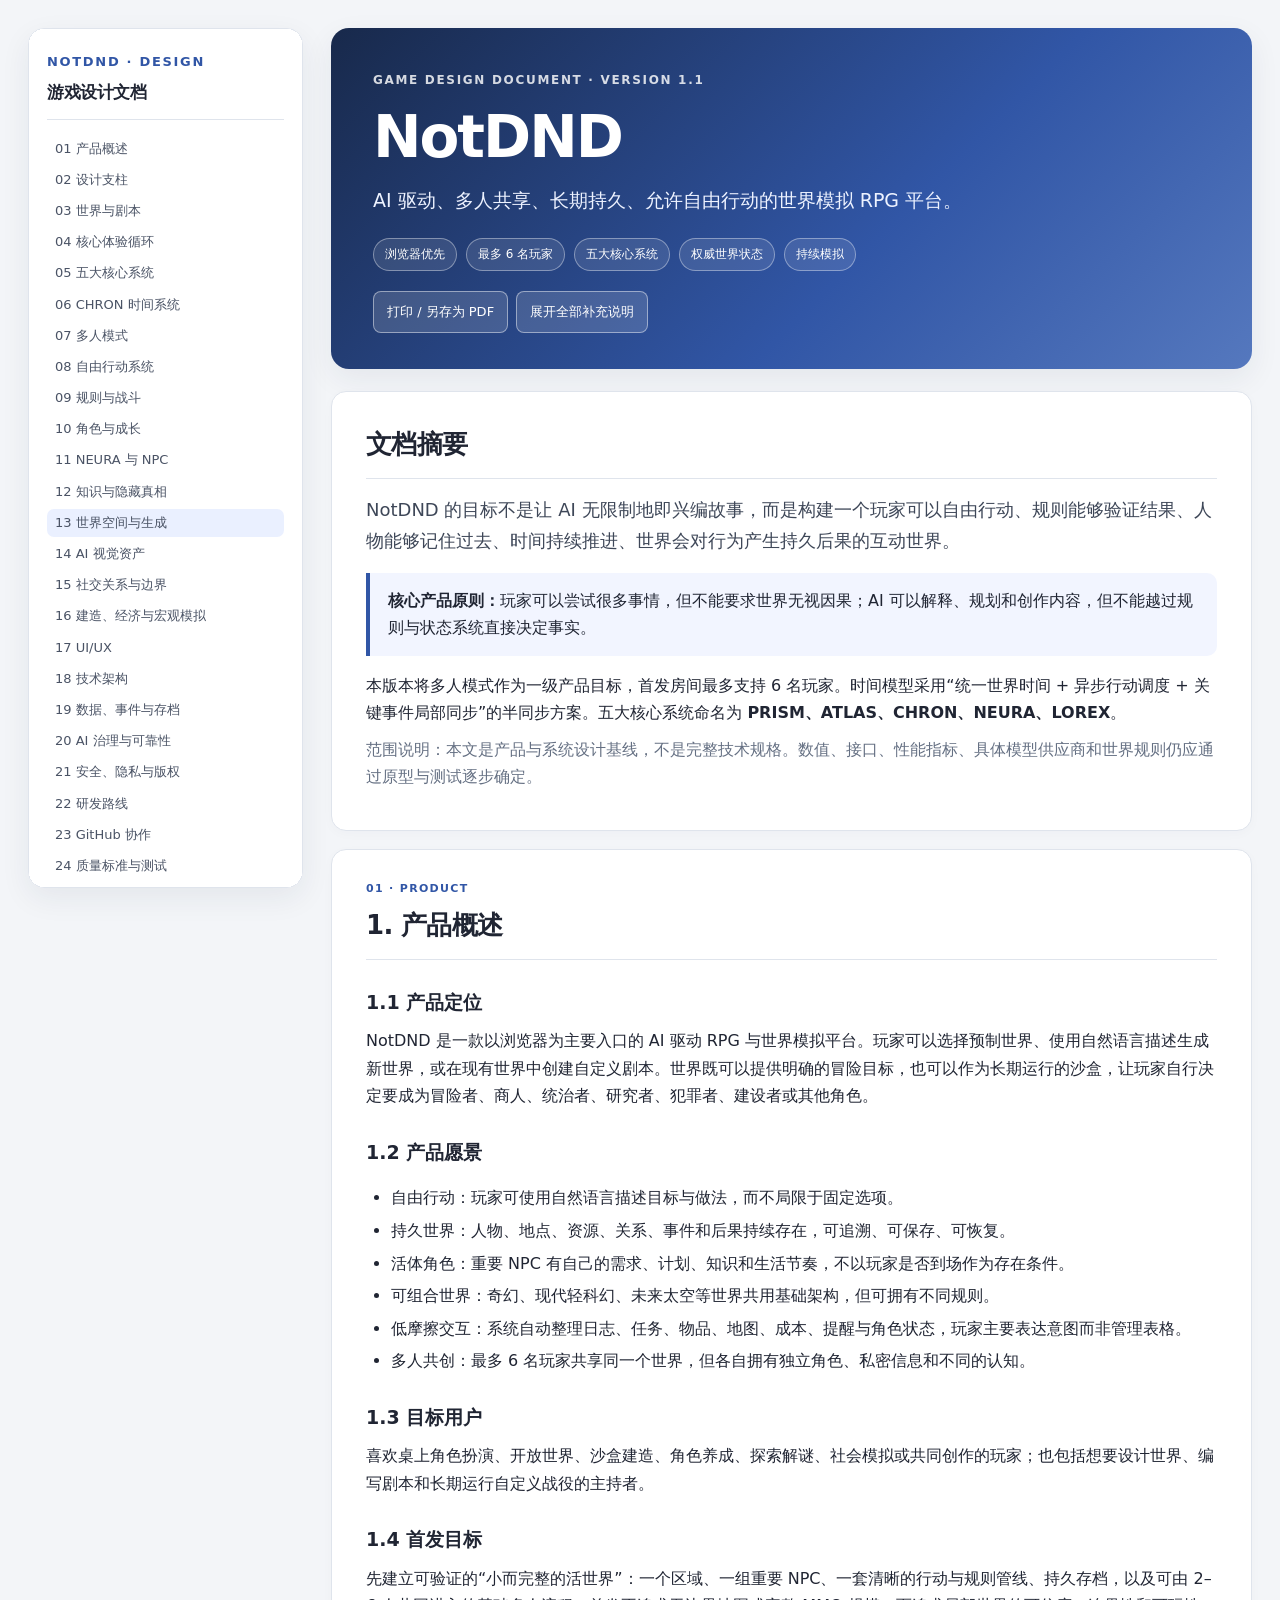
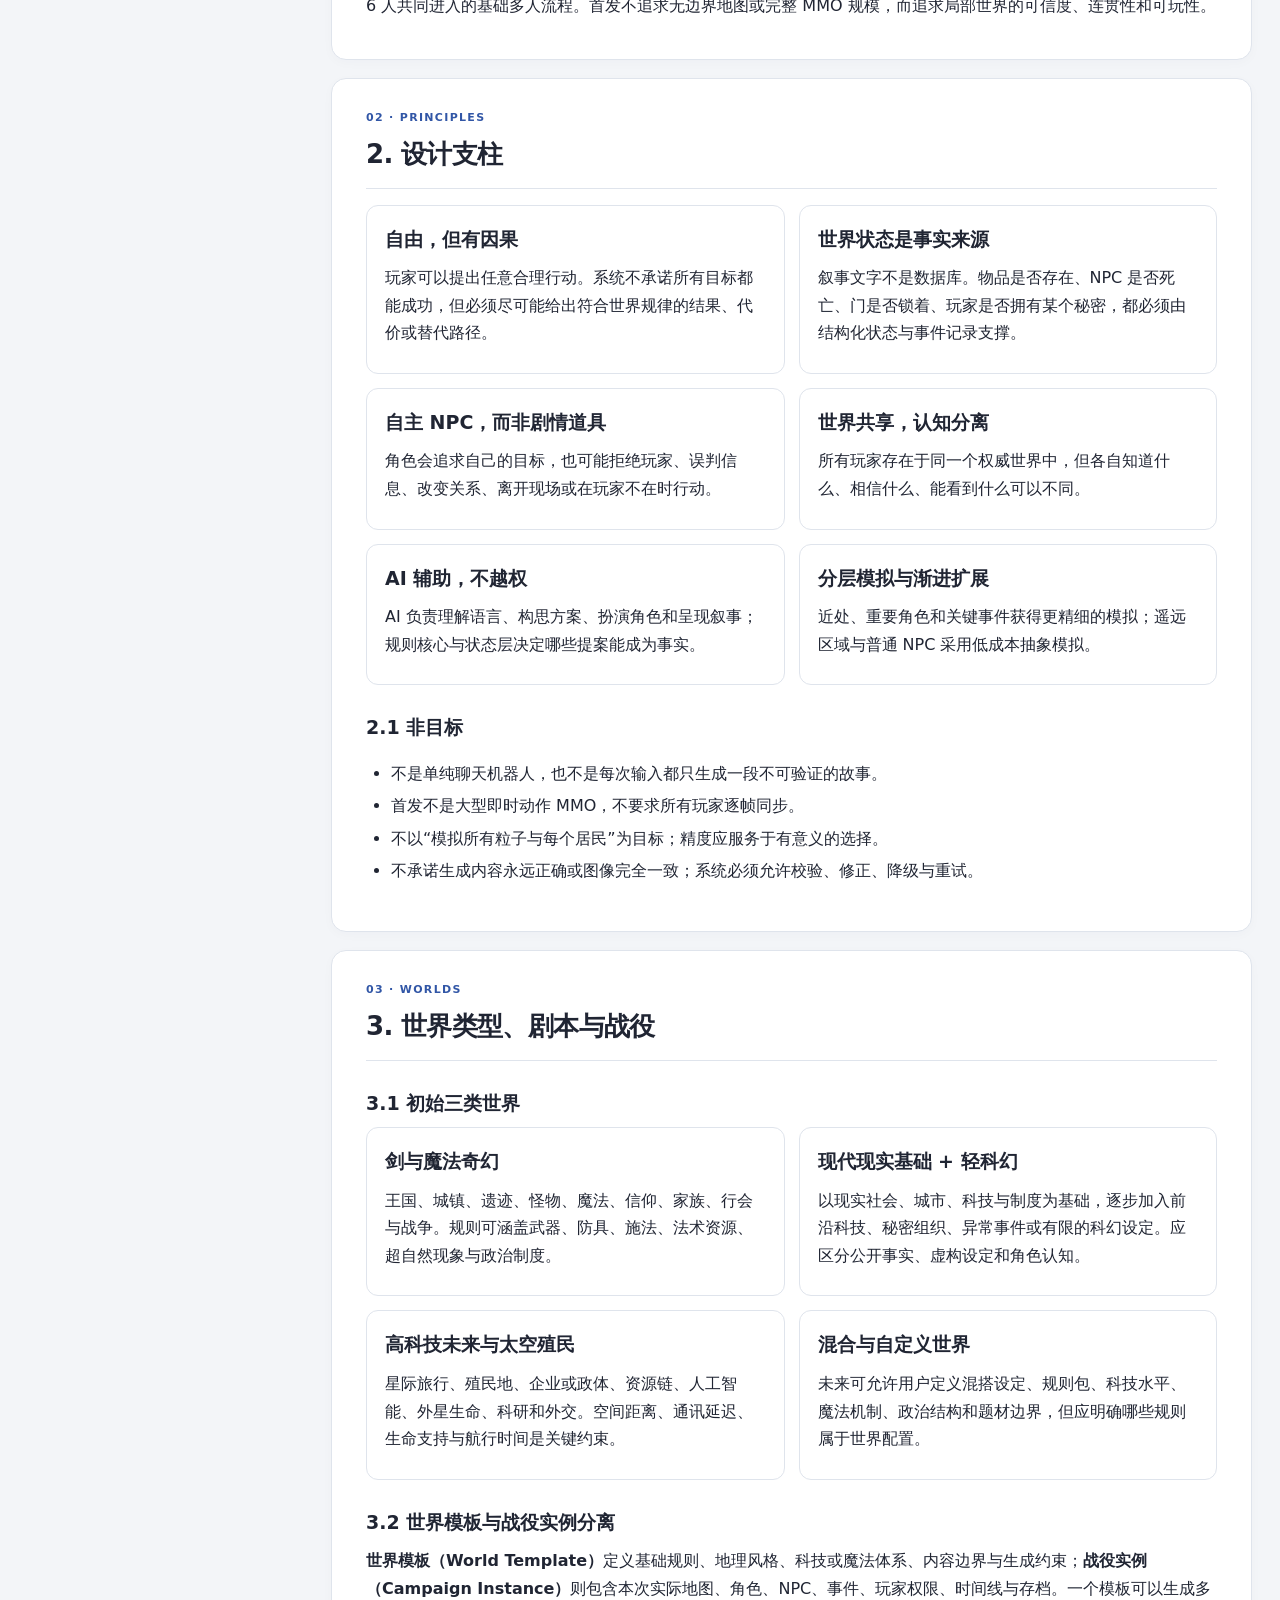
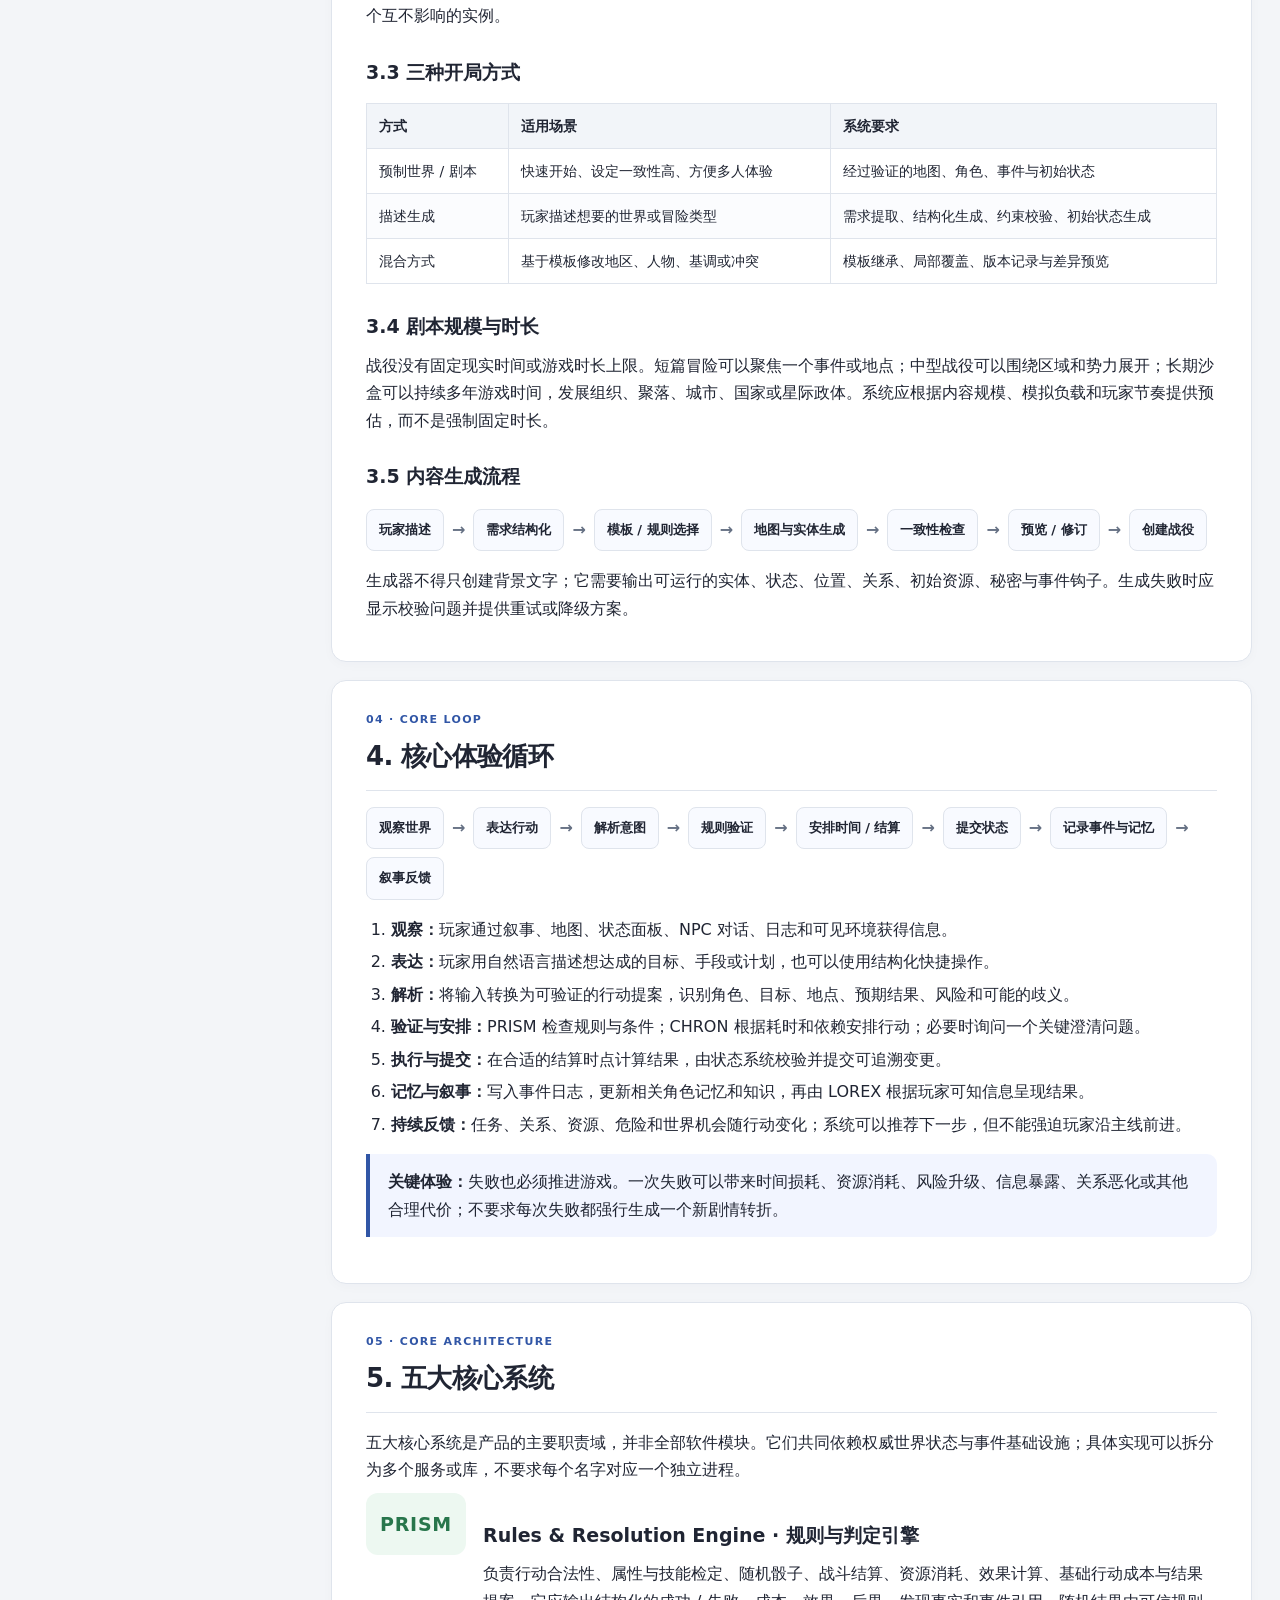
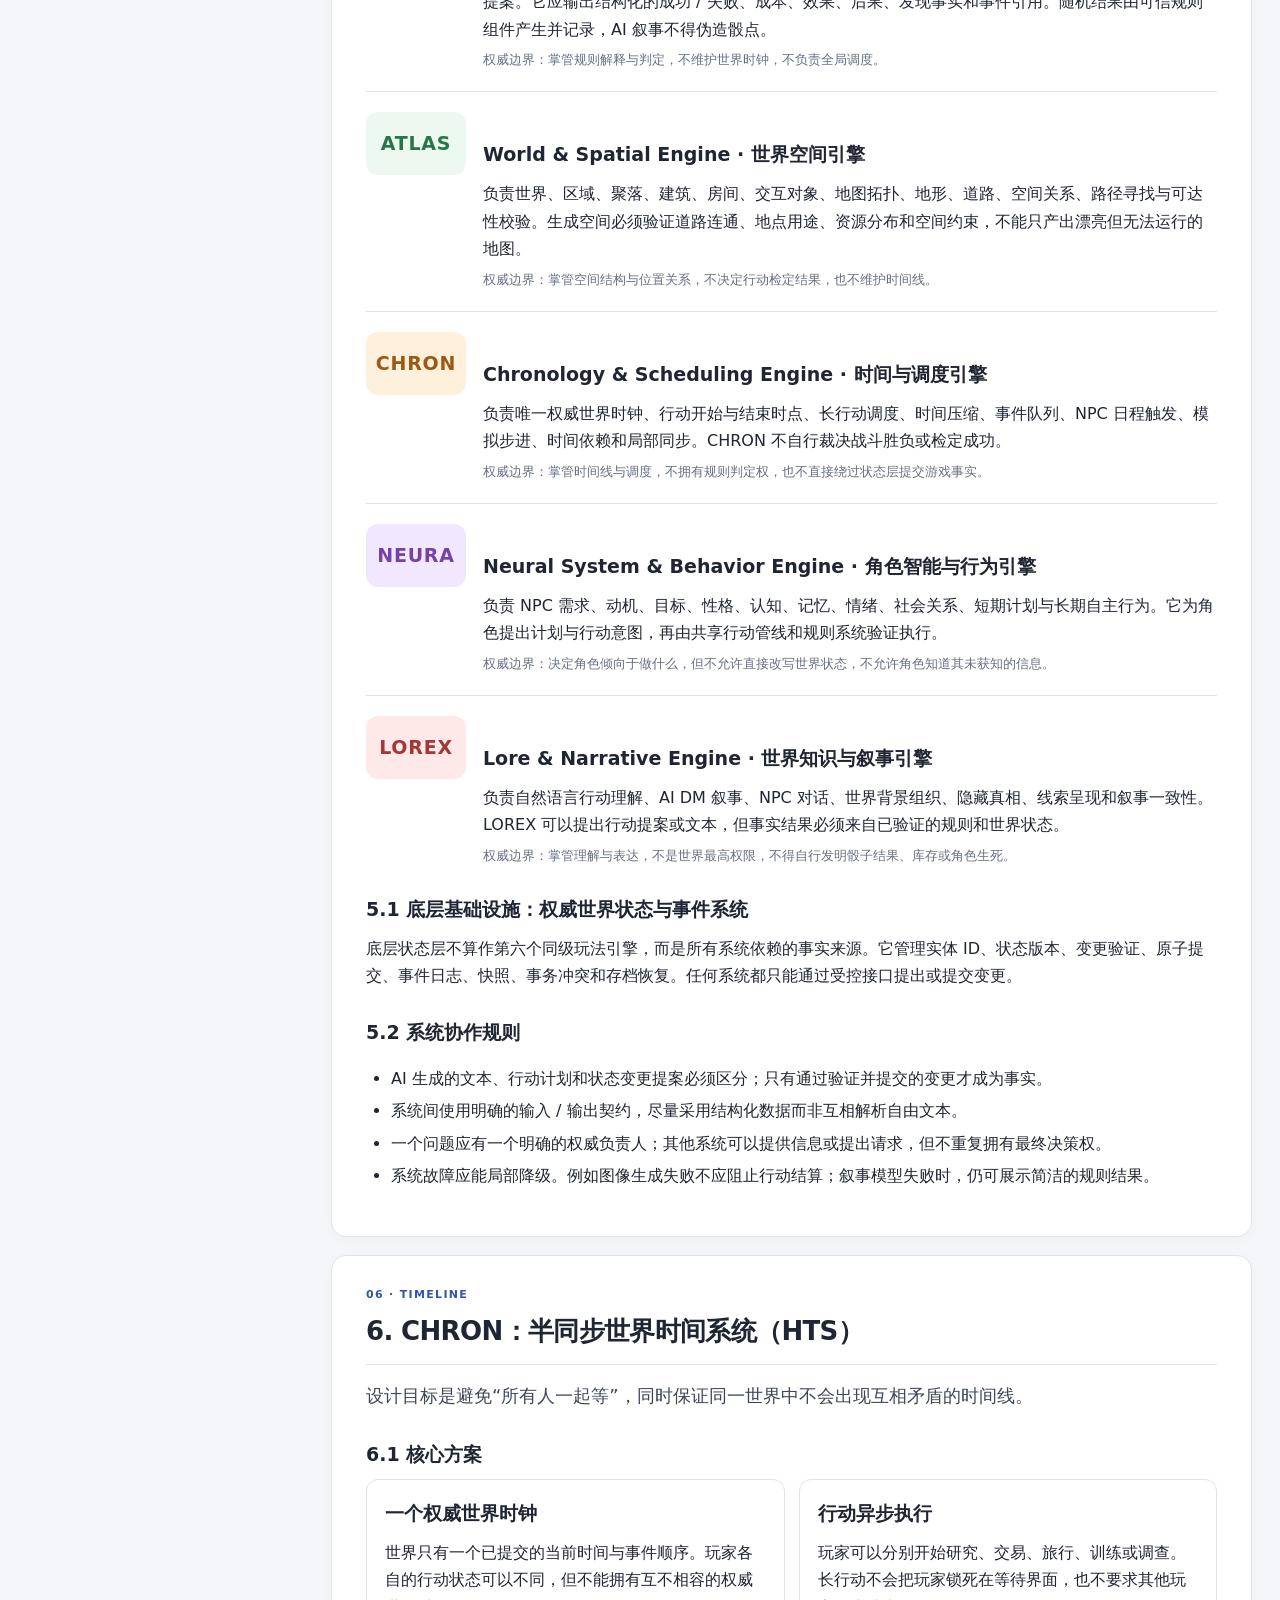
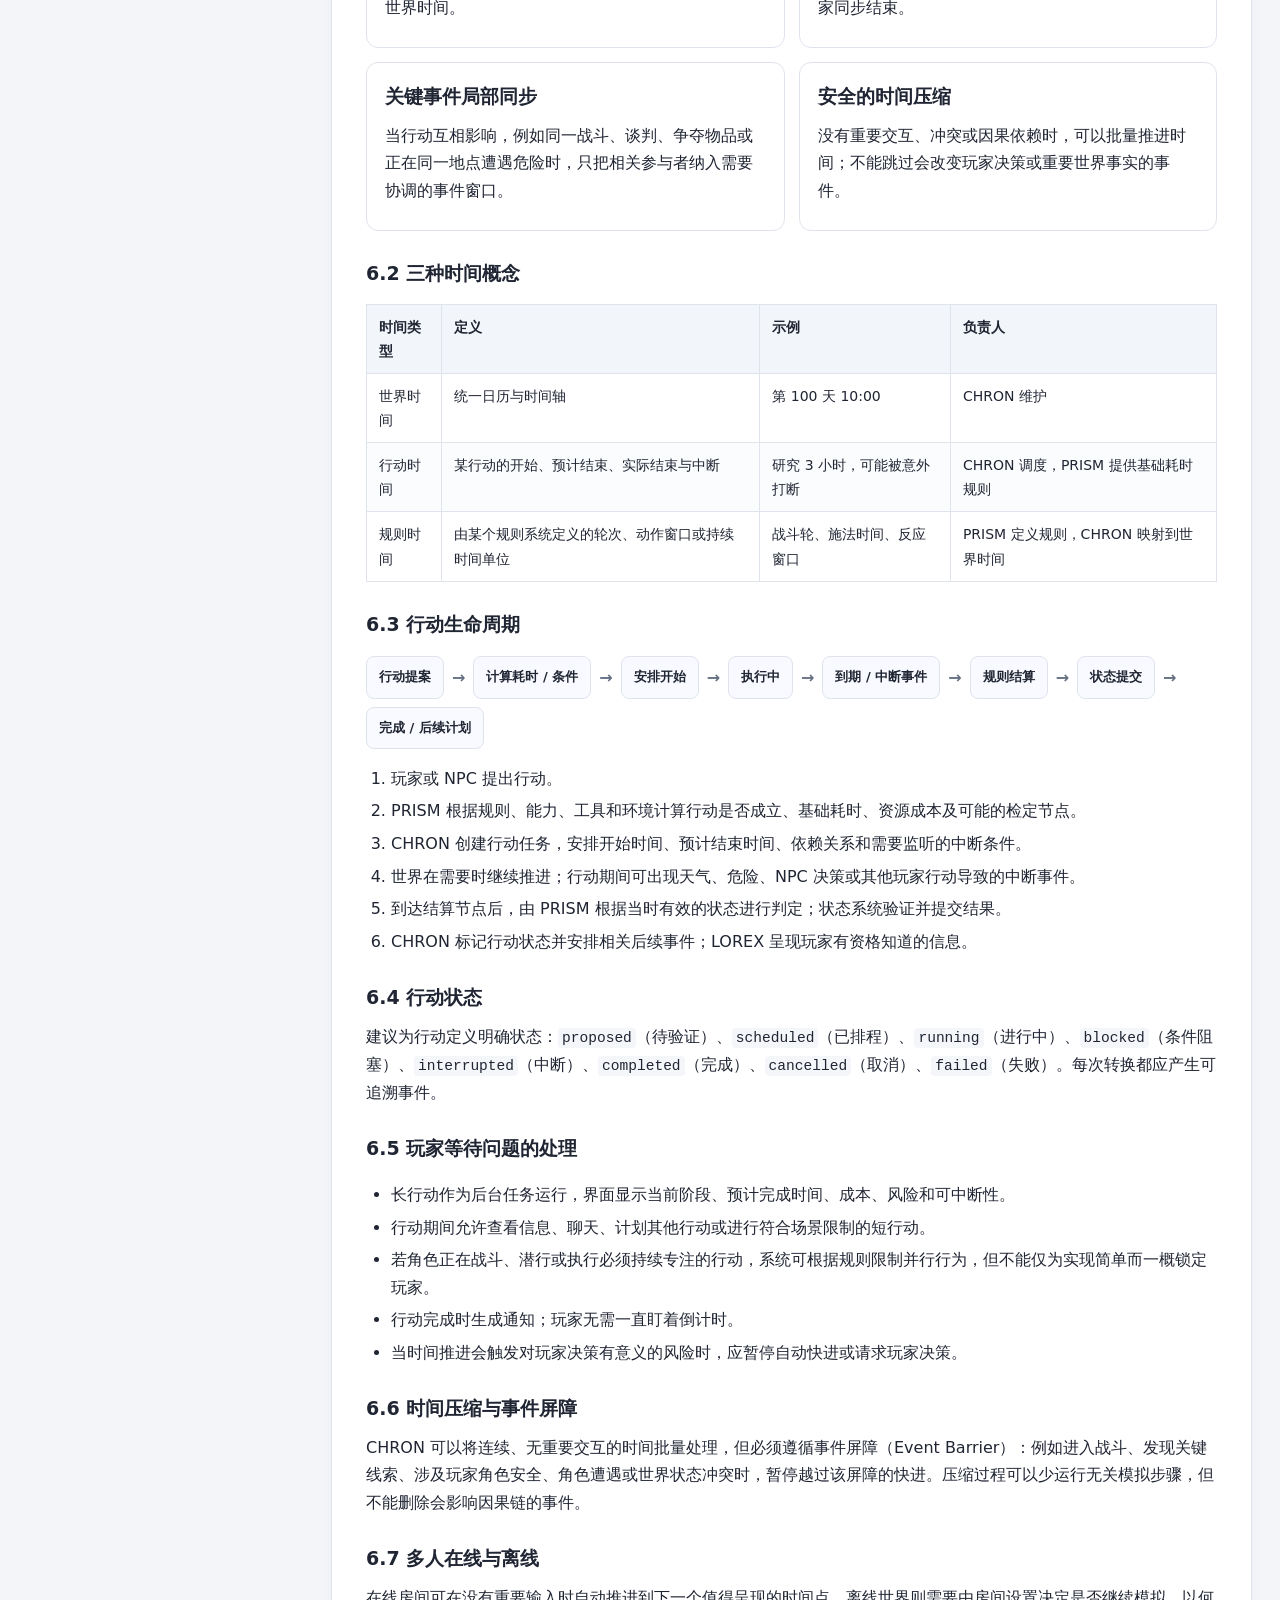
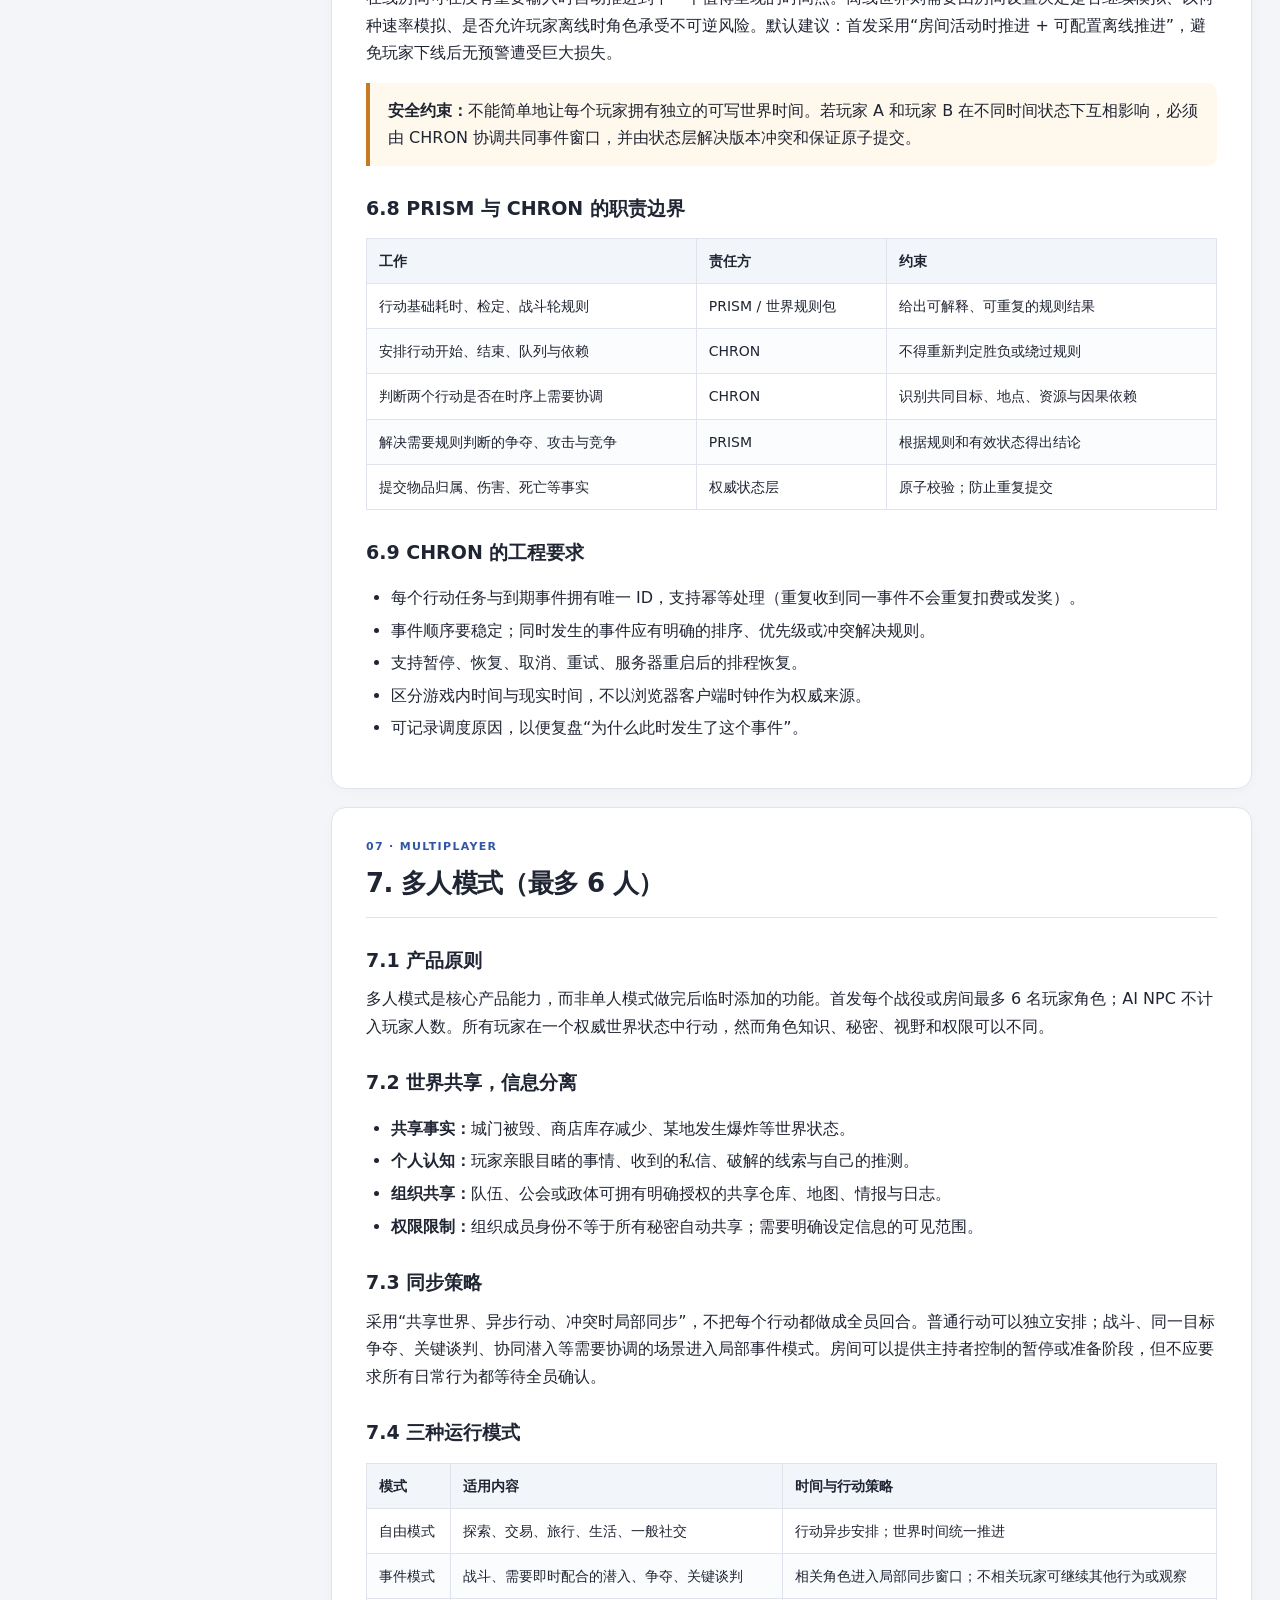
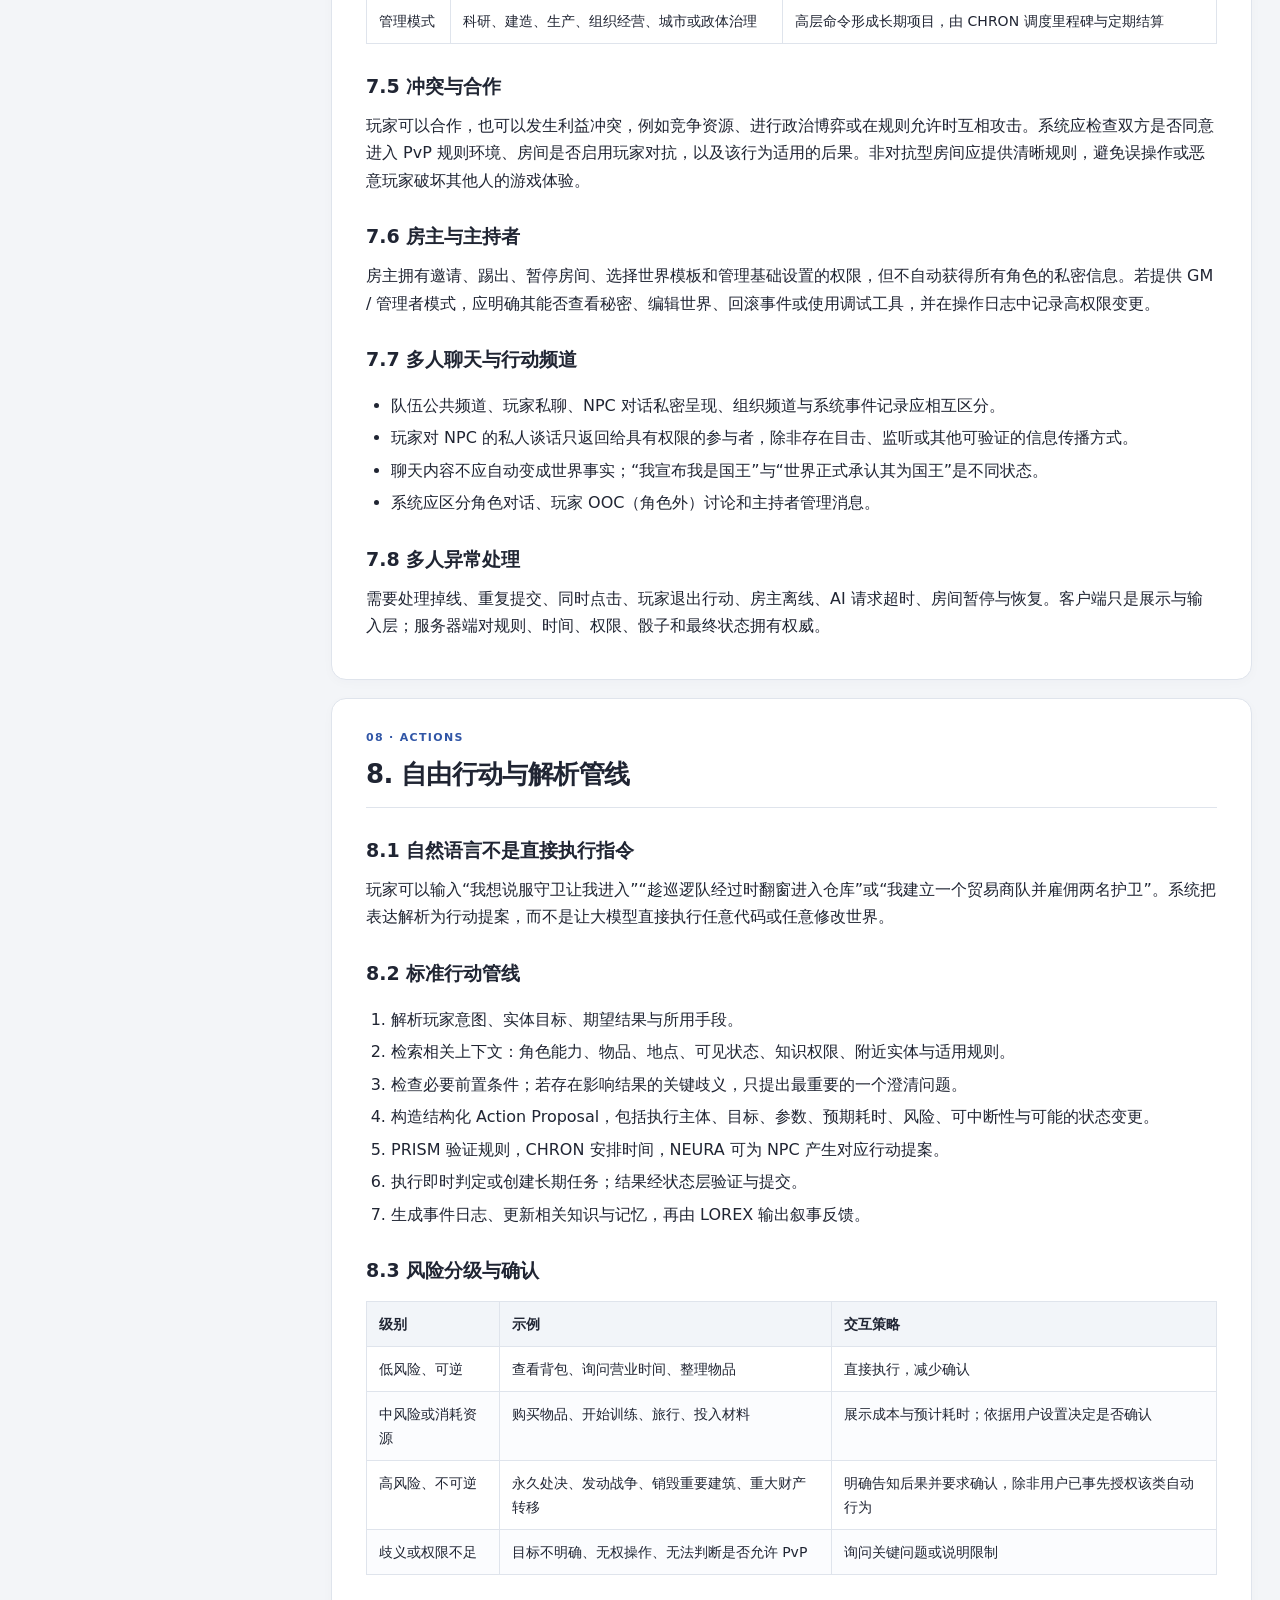
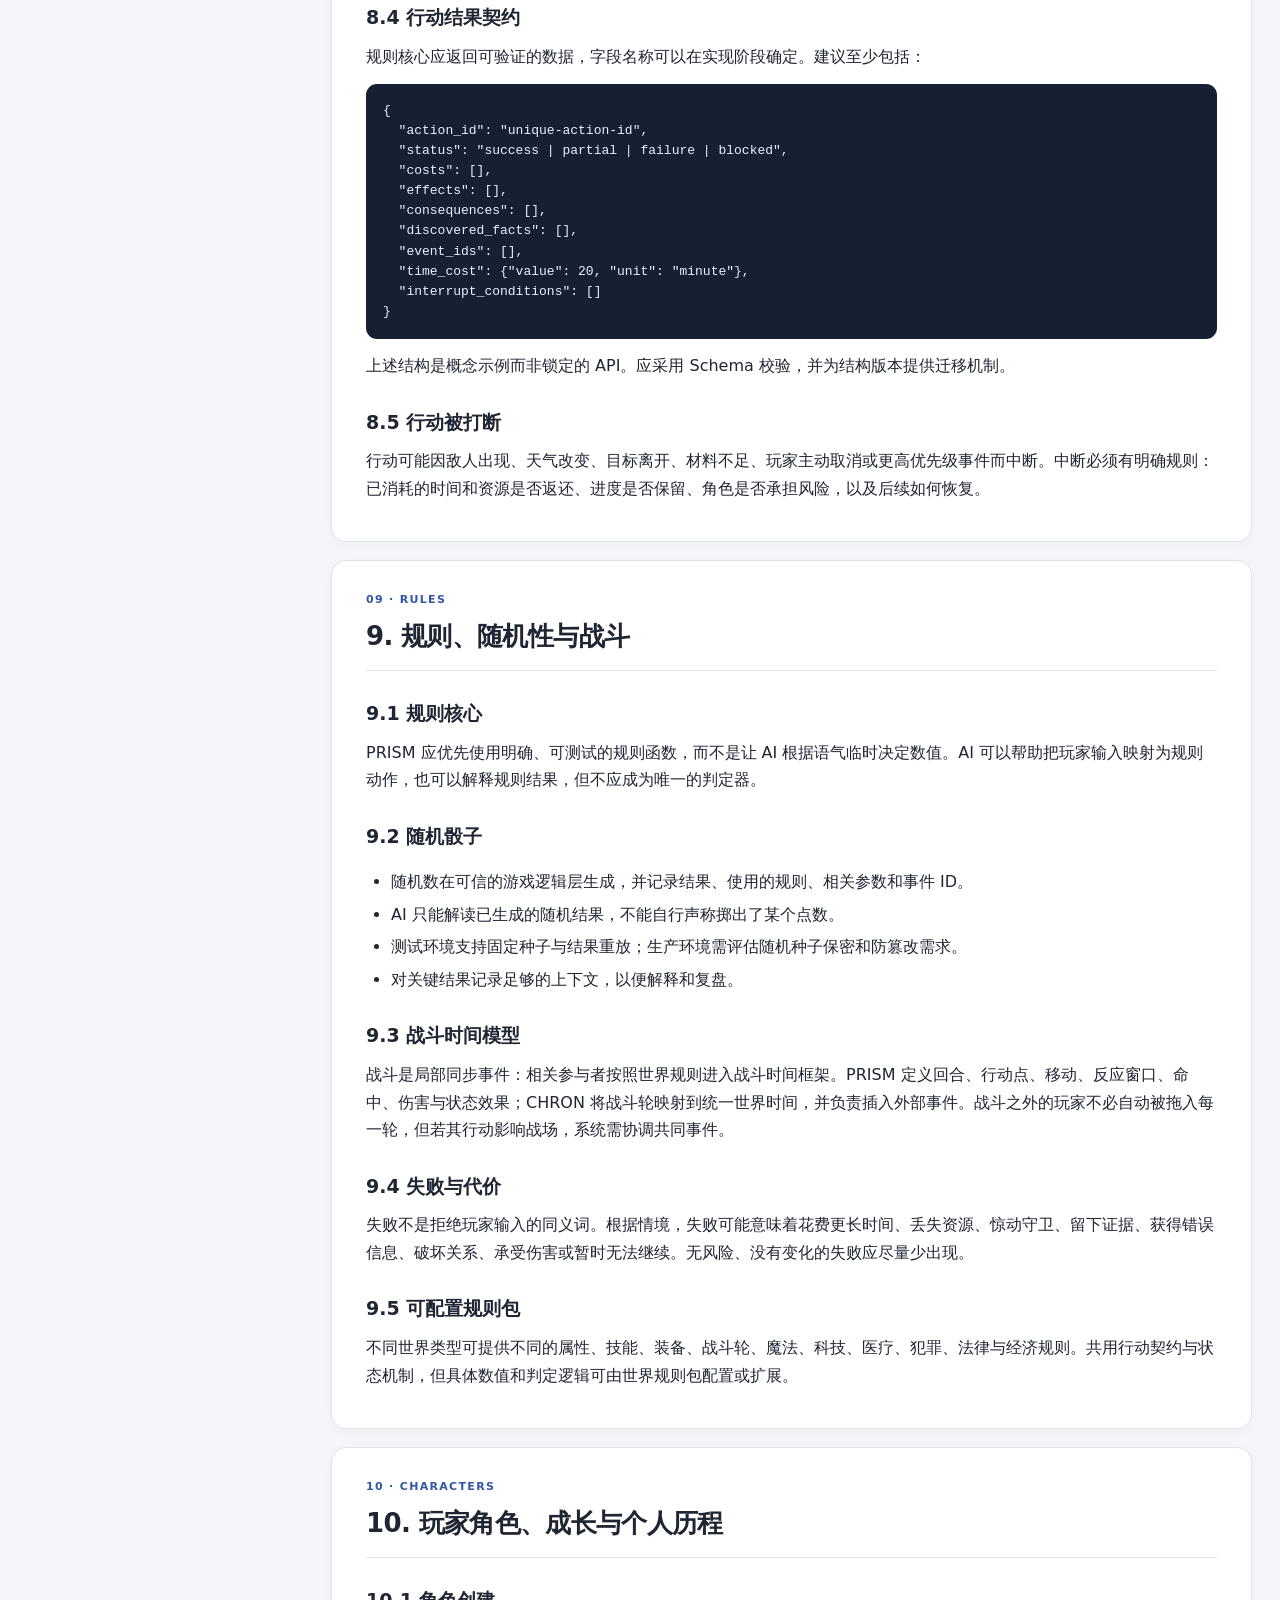
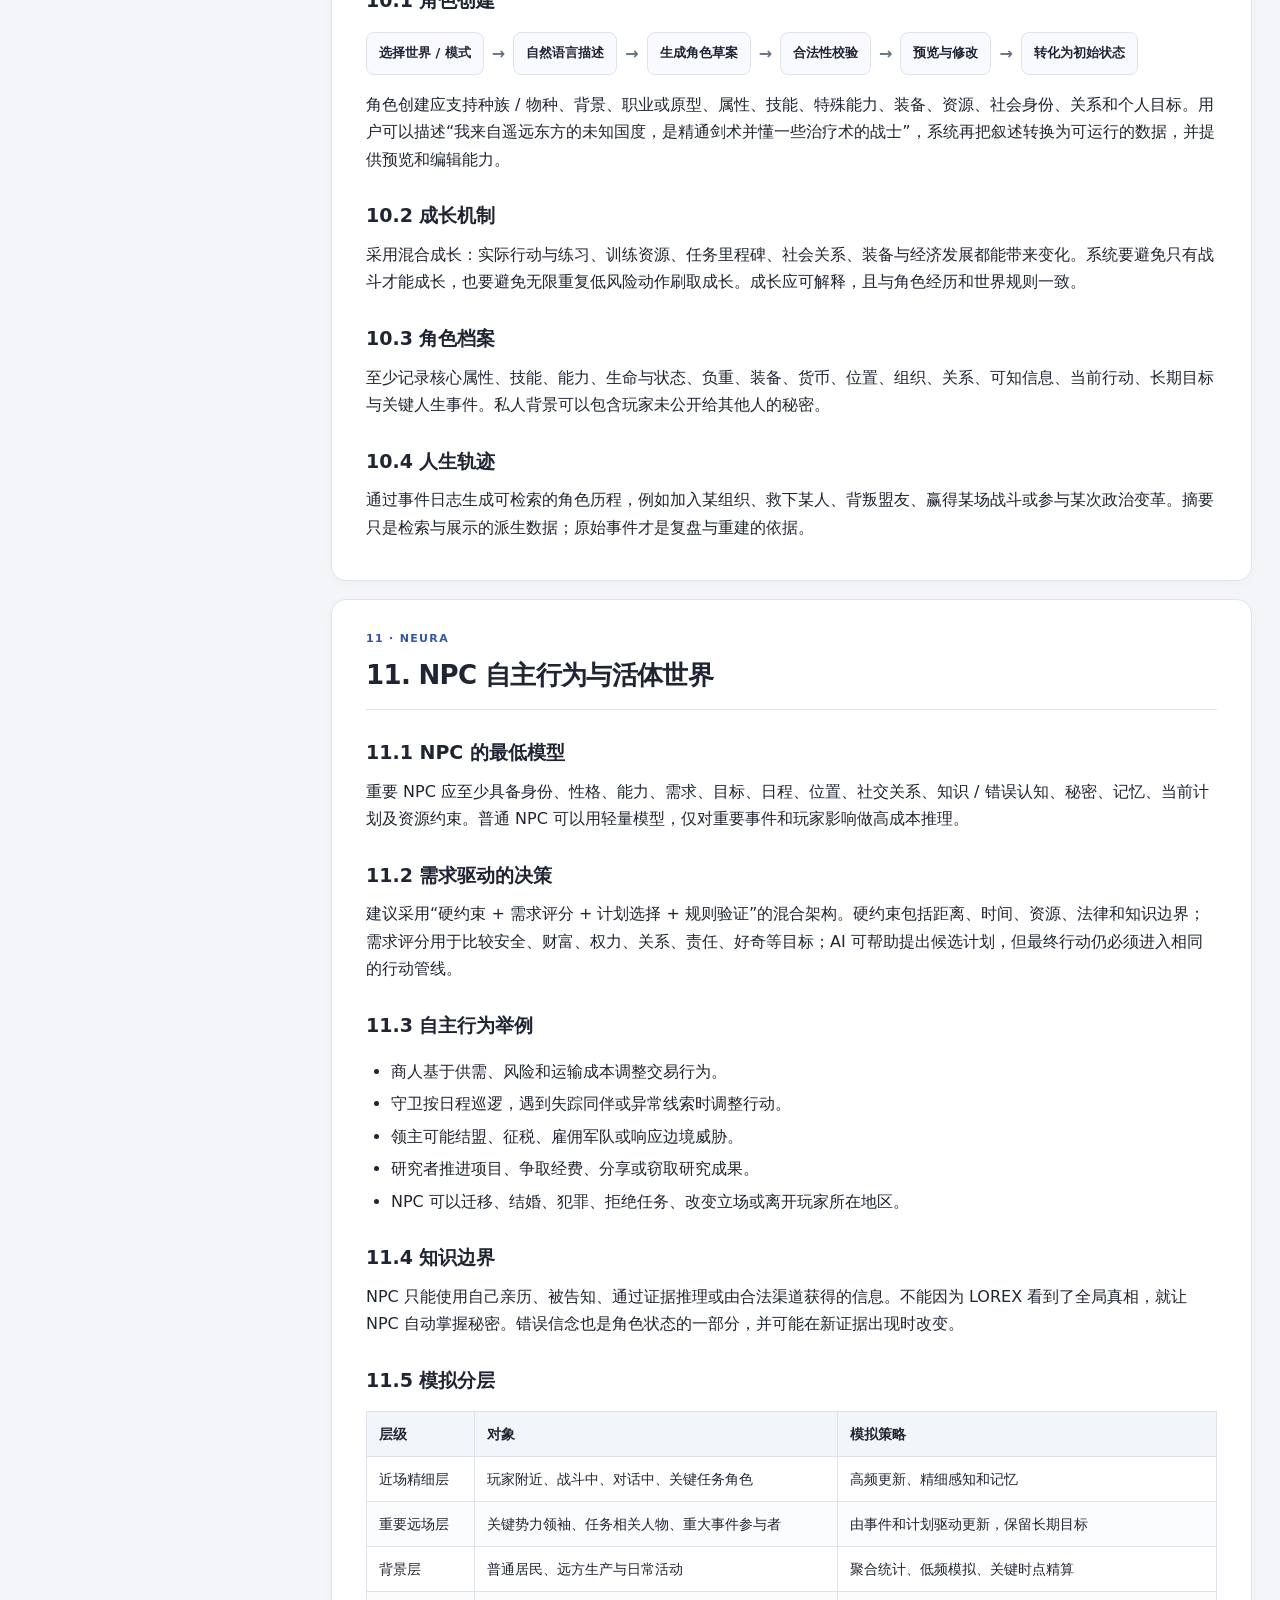
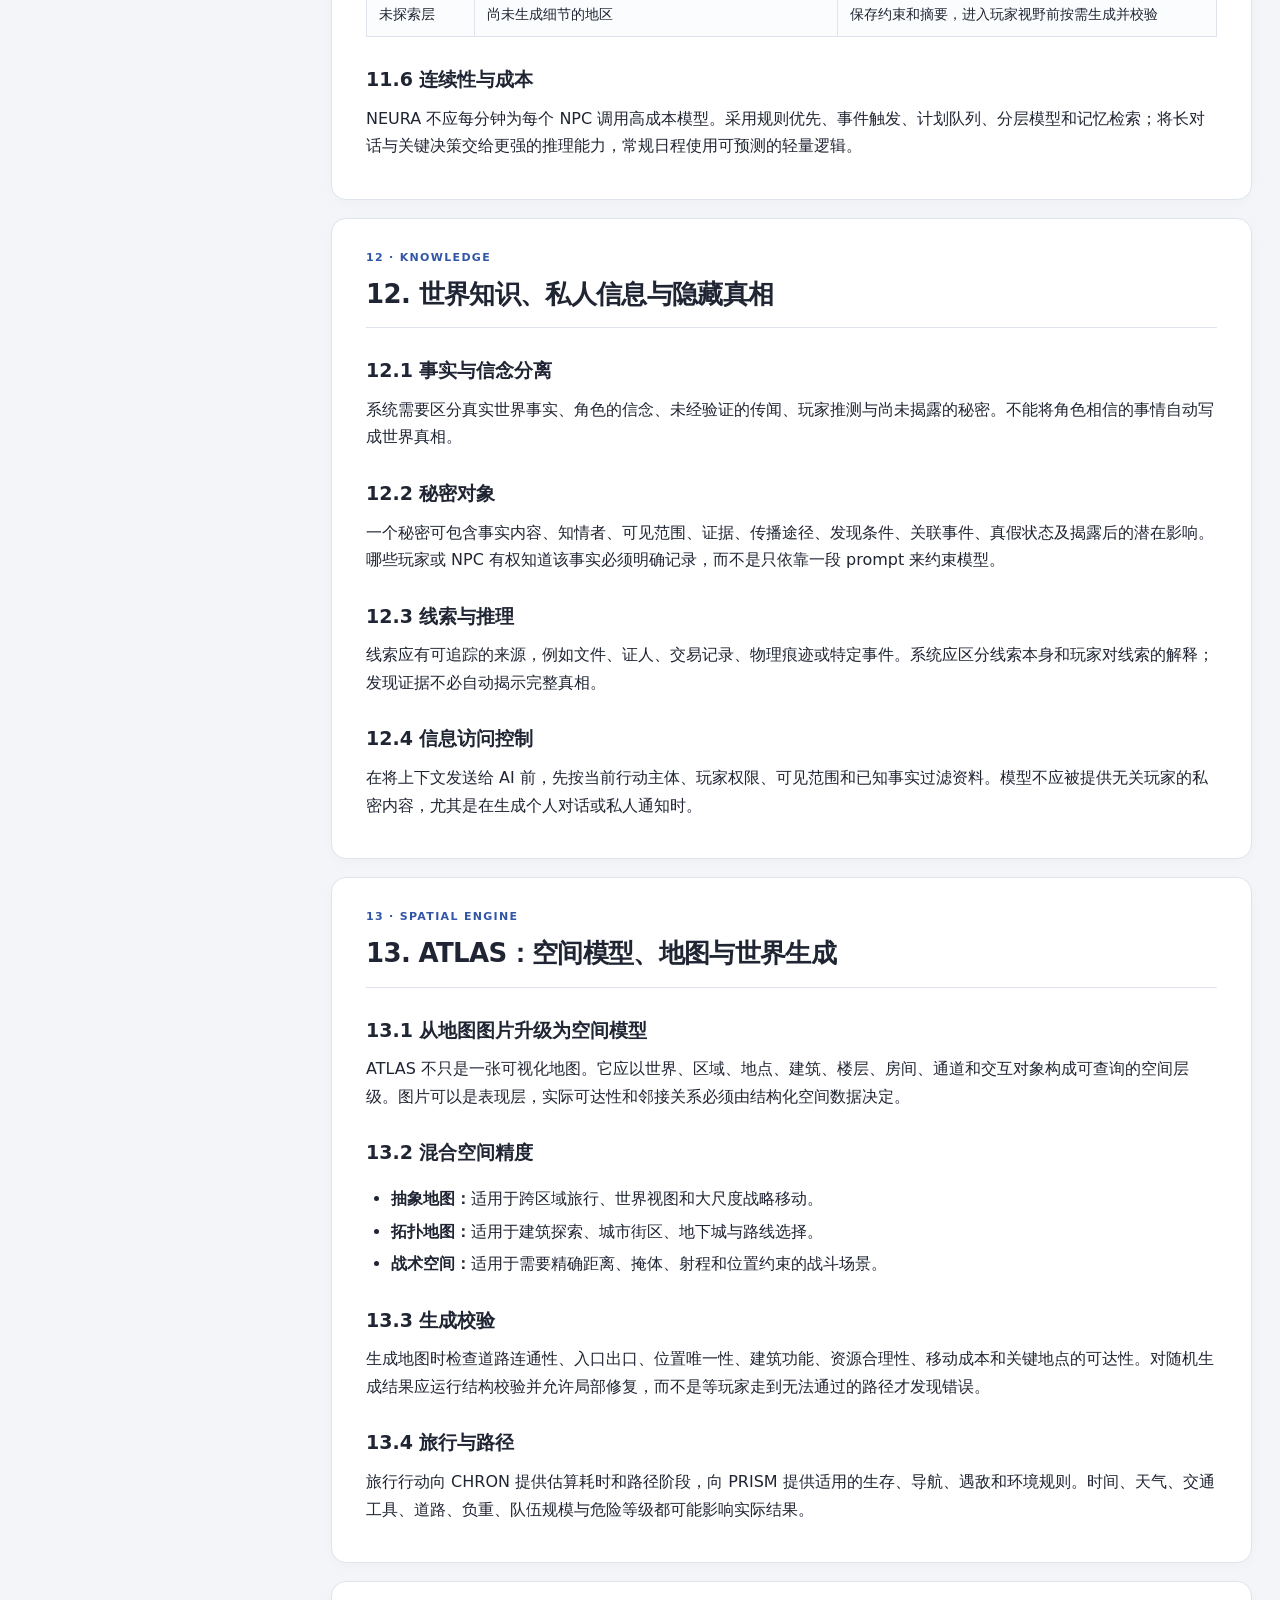
<file: GDD.html>
<!DOCTYPE html>
<html lang="zh-Hans">
<head>
<meta charset="utf-8">
<meta name="viewport" content="width=device-width, initial-scale=1">
<meta name="color-scheme" content="light">
<title>NotDND — 游戏设计文档 GDD v1.1</title>
<style>
:root{--ink:#202533;--muted:#657083;--paper:#fff;--bg:#f3f5f8;--line:#dfe4ec;--accent:#3156a6;--accent-soft:#eaf0ff;--code:#f4f6fa;--green:#28764c;--orange:#9a5a15;--shadow:0 10px 30px rgba(28,39,64,.07)}
*{box-sizing:border-box}html{scroll-behavior:smooth;scroll-padding-top:24px}body{margin:0;background:var(--bg);color:var(--ink);font:16px/1.72 system-ui,-apple-system,BlinkMacSystemFont,"Segoe UI","Noto Sans CJK SC","Microsoft YaHei",sans-serif}a{color:var(--accent);text-decoration:none}a:hover{text-decoration:underline}.shell{max-width:1440px;margin:0 auto;display:grid;grid-template-columns:275px minmax(0,1fr);gap:28px;padding:28px}.sidebar{position:sticky;top:20px;align-self:start;max-height:calc(100vh - 40px);overflow:auto;background:var(--paper);border:1px solid var(--line);border-radius:16px;padding:22px 18px;box-shadow:var(--shadow)}.brand{font-size:13px;font-weight:800;letter-spacing:.13em;color:var(--accent);text-transform:uppercase}.sidebar h2{font-size:17px;margin:5px 0 15px}.sidebar nav{display:flex;flex-direction:column;gap:3px}.sidebar nav a{font-size:13px;color:#4a5365;padding:5px 8px;border-radius:7px;line-height:1.4}.sidebar nav a:hover{background:var(--accent-soft);text-decoration:none;color:var(--accent)}.sidebar .small{font-size:12px;color:var(--muted);border-top:1px solid var(--line);padding-top:12px;margin-top:16px}.content{min-width:0}.hero{background:linear-gradient(135deg,#18294b 0%,#3156a6 60%,#5578be 100%);border-radius:18px;padding:42px 42px 36px;color:#fff;box-shadow:var(--shadow);margin-bottom:22px}.hero .eyebrow{font-size:12px;letter-spacing:.14em;text-transform:uppercase;opacity:.82;font-weight:800}.hero h1{font-size:clamp(34px,5vw,58px);line-height:1.12;letter-spacing:-.035em;margin:14px 0}.hero .sub{font-size:19px;max-width:780px;color:#edf2ff}.hero .meta{display:flex;gap:9px;flex-wrap:wrap;margin-top:22px}.pill{border:1px solid rgba(255,255,255,.38);background:rgba(255,255,255,.1);border-radius:999px;padding:5px 11px;font-size:12px}.panel,section{background:var(--paper);border:1px solid var(--line);border-radius:15px;padding:30px 34px;margin-bottom:18px;box-shadow:0 3px 12px rgba(28,39,64,.025)}h2{font-size:26px;letter-spacing:-.025em;margin:0 0 16px;padding-bottom:11px;border-bottom:1px solid var(--line)}h3{font-size:19px;margin:26px 0 8px}h4{font-size:16px;margin:18px 0 7px}p{margin:9px 0}ul,ol{padding-left:25px}li{margin:5px 0}strong{font-weight:750}.lead{font-size:18px;color:#3e4758}.callout{border-left:4px solid var(--accent);background:#f2f5ff;padding:14px 18px;border-radius:0 10px 10px 0;margin:16px 0}.warning{border-left-color:#c47b21;background:#fff8ed}.good{border-left-color:#2d8a5b;background:#eefaf3}.muted{color:var(--muted)}.grid{display:grid;grid-template-columns:repeat(2,minmax(0,1fr));gap:14px}.card{border:1px solid var(--line);border-radius:12px;padding:17px 18px;background:#fff}.card h3,.card h4{margin-top:0}.system{display:grid;grid-template-columns:100px 1fr;gap:17px;align-items:start}.system-name{font-size:19px;letter-spacing:.04em;font-weight:850;text-align:center;background:var(--accent-soft);color:var(--accent);padding:15px 8px;border-radius:12px}.system:nth-of-type(2n) .system-name{background:#edf8f1;color:#28764c}.system-desc{color:var(--muted);font-size:13px;margin-top:-3px}table{width:100%;border-collapse:collapse;margin:14px 0;font-size:14px}th,td{text-align:left;vertical-align:top;padding:10px 12px;border:1px solid var(--line)}th{background:#f2f5f9;font-weight:750}tr:nth-child(even) td{background:#fbfcfe}code,pre{font-family:ui-monospace,SFMono-Regular,Consolas,"Liberation Mono",monospace}code{background:var(--code);border-radius:4px;padding:2px 4px;font-size:.91em}pre{background:#172033;color:#eaf0ff;border-radius:11px;padding:17px;overflow:auto;font-size:13px;line-height:1.55}blockquote{margin:16px 0;padding:5px 0 5px 17px;border-left:3px solid #a7b7da;color:#414d64}.flow{display:flex;flex-wrap:wrap;align-items:center;gap:8px;margin:16px 0}.flow span{border:1px solid var(--line);border-radius:8px;background:#f8faff;padding:9px 12px;font-size:13px;font-weight:650}.flow b{color:var(--muted)}.tag{display:inline-block;border-radius:6px;background:#eff2f7;color:#465065;padding:2px 7px;font-size:12px;font-weight:700}.footer{padding:18px 6px 40px;color:var(--muted);font-size:12px;text-align:center}.actions{display:flex;gap:8px;flex-wrap:wrap;margin-top:20px}.actions button{cursor:pointer;border:1px solid rgba(255,255,255,.45);color:white;background:rgba(255,255,255,.14);border-radius:8px;padding:9px 13px;font:inherit;font-size:13px}.actions button:hover{background:rgba(255,255,255,.24)}.section-kicker{font-size:11px;color:var(--accent);font-weight:850;letter-spacing:.12em;text-transform:uppercase;margin-bottom:4px}.toc-mobile{display:none}
@media(max-width:950px){.shell{grid-template-columns:1fr;padding:15px;gap:14px}.sidebar{position:relative;top:auto;max-height:none}.sidebar nav{display:grid;grid-template-columns:repeat(2,minmax(0,1fr))}.hero{padding:30px 24px}.panel,section{padding:23px 22px}.grid{grid-template-columns:1fr}.system{grid-template-columns:82px 1fr}}
@media(max-width:520px){body{font-size:15px}.shell{padding:10px}.hero{padding:25px 19px}.hero .sub{font-size:16px}.panel,section{padding:19px 16px}h2{font-size:23px}.sidebar nav{grid-template-columns:1fr 1fr}.system{grid-template-columns:1fr;gap:8px}.system-name{width:max-content;min-width:90px}table{font-size:12px}th,td{padding:8px}}
@media print{@page{size:A4;margin:14mm}body{background:#fff;font-size:10.5pt;color:#111}.shell{display:block;max-width:none;padding:0}.sidebar,.actions{display:none!important}.hero{background:#fff!important;color:#111;box-shadow:none;border:1px solid #ccc;padding:20px;margin-bottom:12px}.hero .sub,.hero .eyebrow{color:#333}.hero h1{font-size:30pt}.hero .meta .pill{color:#333;border-color:#aaa;background:#fff}.panel,section{box-shadow:none;border:1px solid #ddd;padding:16px;margin-bottom:12px;break-inside:avoid}.content section{break-inside:auto}h2,h3{break-after:avoid}table,pre,.card{break-inside:avoid}a{color:#111;text-decoration:none}.footer{padding:10px} }
</style>
</head>
<body>
<div class="shell">
<aside class="sidebar">
  <div class="brand">NotDND · Design</div>
  <h2>游戏设计文档</h2>
  <nav aria-label="章节目录">
    <a href="#overview">01 产品概述</a><a href="#pillars">02 设计支柱</a><a href="#worlds">03 世界与剧本</a><a href="#experience">04 核心体验循环</a><a href="#systems">05 五大核心系统</a><a href="#chron">06 CHRON 时间系统</a><a href="#multiplayer">07 多人模式</a><a href="#actions">08 自由行动系统</a><a href="#rules">09 规则与战斗</a><a href="#characters">10 角色与成长</a><a href="#npc">11 NEURA 与 NPC</a><a href="#knowledge">12 知识与隐藏真相</a><a href="#atlas">13 世界空间与生成</a><a href="#visuals">14 AI 视觉资产</a><a href="#social">15 社交关系与边界</a><a href="#economy">16 建造、经济与宏观模拟</a><a href="#ui">17 UI/UX</a><a href="#architecture">18 技术架构</a><a href="#data">19 数据、事件与存档</a><a href="#ai">20 AI 治理与可靠性</a><a href="#security">21 安全、隐私与版权</a><a href="#roadmap">22 研发路线</a><a href="#github">23 GitHub 协作</a><a href="#quality">24 质量标准与测试</a><a href="#risks">25 风险与关键决策</a><a href="#appendix">附录：术语与首批 Issues</a>
  </nav>
  <div class="small">版本：1.1<br>状态：设计基线草案<br>目标：浏览器端 AI 驱动的持久世界 RPG<br><br>本文将产品愿景、规则约束、架构方向与分阶段研发计划合并为一份可迭代的设计基线。</div>
</aside>
<main class="content">
<header class="hero">
  <div class="eyebrow">Game Design Document · Version 1.1</div>
  <h1>NotDND</h1>
  <div class="sub">AI 驱动、多人共享、长期持久、允许自由行动的世界模拟 RPG 平台。</div>
  <div class="meta"><span class="pill">浏览器优先</span><span class="pill">最多 6 名玩家</span><span class="pill">五大核心系统</span><span class="pill">权威世界状态</span><span class="pill">持续模拟</span></div>
  <div class="actions"><button onclick="window.print()">打印 / 另存为 PDF</button><button onclick="document.querySelectorAll('details').forEach(x=>x.open=true)">展开全部补充说明</button></div>
</header>
<div class="panel">
  <h2>文档摘要</h2>
  <p class="lead">NotDND 的目标不是让 AI 无限制地即兴编故事，而是构建一个玩家可以自由行动、规则能够验证结果、人物能够记住过去、时间持续推进、世界会对行为产生持久后果的互动世界。</p>
  <div class="callout"><strong>核心产品原则：</strong>玩家可以尝试很多事情，但不能要求世界无视因果；AI 可以解释、规划和创作内容，但不能越过规则与状态系统直接决定事实。</div>
  <p>本版本将多人模式作为一级产品目标，首发房间最多支持 6 名玩家。时间模型采用“统一世界时间 + 异步行动调度 + 关键事件局部同步”的半同步方案。五大核心系统命名为 <strong>PRISM、ATLAS、CHRON、NEURA、LOREX</strong>。</p>
  <p class="muted">范围说明：本文是产品与系统设计基线，不是完整技术规格。数值、接口、性能指标、具体模型供应商和世界规则仍应通过原型与测试逐步确定。</p>
</div>
<section id="overview">
  <div class="section-kicker">01 · Product</div><h2>1. 产品概述</h2>
  <h3>1.1 产品定位</h3>
  <p>NotDND 是一款以浏览器为主要入口的 AI 驱动 RPG 与世界模拟平台。玩家可以选择预制世界、使用自然语言描述生成新世界，或在现有世界中创建自定义剧本。世界既可以提供明确的冒险目标，也可以作为长期运行的沙盒，让玩家自行决定要成为冒险者、商人、统治者、研究者、犯罪者、建设者或其他角色。</p>
  <h3>1.2 产品愿景</h3>
  <ul><li>自由行动：玩家可使用自然语言描述目标与做法，而不局限于固定选项。</li><li>持久世界：人物、地点、资源、关系、事件和后果持续存在，可追溯、可保存、可恢复。</li><li>活体角色：重要 NPC 有自己的需求、计划、知识和生活节奏，不以玩家是否到场作为存在条件。</li><li>可组合世界：奇幻、现代轻科幻、未来太空等世界共用基础架构，但可拥有不同规则。</li><li>低摩擦交互：系统自动整理日志、任务、物品、地图、成本、提醒与角色状态，玩家主要表达意图而非管理表格。</li><li>多人共创：最多 6 名玩家共享同一个世界，但各自拥有独立角色、私密信息和不同的认知。</li></ul>
  <h3>1.3 目标用户</h3>
  <p>喜欢桌上角色扮演、开放世界、沙盒建造、角色养成、探索解谜、社会模拟或共同创作的玩家；也包括想要设计世界、编写剧本和长期运行自定义战役的主持者。</p>
  <h3>1.4 首发目标</h3>
  <p>先建立可验证的“小而完整的活世界”：一个区域、一组重要 NPC、一套清晰的行动与规则管线、持久存档，以及可由 2–6 人共同进入的基础多人流程。首发不追求无边界地图或完整 MMO 规模，而追求局部世界的可信度、连贯性和可玩性。</p>
</section>
<section id="pillars">
  <div class="section-kicker">02 · Principles</div><h2>2. 设计支柱</h2>
  <div class="grid">
    <div class="card"><h3>自由，但有因果</h3><p>玩家可以提出任意合理行动。系统不承诺所有目标都能成功，但必须尽可能给出符合世界规律的结果、代价或替代路径。</p></div>
    <div class="card"><h3>世界状态是事实来源</h3><p>叙事文字不是数据库。物品是否存在、NPC 是否死亡、门是否锁着、玩家是否拥有某个秘密，都必须由结构化状态与事件记录支撑。</p></div>
    <div class="card"><h3>自主 NPC，而非剧情道具</h3><p>角色会追求自己的目标，也可能拒绝玩家、误判信息、改变关系、离开现场或在玩家不在时行动。</p></div>
    <div class="card"><h3>世界共享，认知分离</h3><p>所有玩家存在于同一个权威世界中，但各自知道什么、相信什么、能看到什么可以不同。</p></div>
    <div class="card"><h3>AI 辅助，不越权</h3><p>AI 负责理解语言、构思方案、扮演角色和呈现叙事；规则核心与状态层决定哪些提案能成为事实。</p></div>
    <div class="card"><h3>分层模拟与渐进扩展</h3><p>近处、重要角色和关键事件获得更精细的模拟；遥远区域与普通 NPC 采用低成本抽象模拟。</p></div>
  </div>
  <h3>2.1 非目标</h3>
  <ul><li>不是单纯聊天机器人，也不是每次输入都只生成一段不可验证的故事。</li><li>首发不是大型即时动作 MMO，不要求所有玩家逐帧同步。</li><li>不以“模拟所有粒子与每个居民”为目标；精度应服务于有意义的选择。</li><li>不承诺生成内容永远正确或图像完全一致；系统必须允许校验、修正、降级与重试。</li></ul>
</section>
<section id="worlds">
  <div class="section-kicker">03 · Worlds</div><h2>3. 世界类型、剧本与战役</h2>
  <h3>3.1 初始三类世界</h3>
  <div class="grid">
    <div class="card"><h3>剑与魔法奇幻</h3><p>王国、城镇、遗迹、怪物、魔法、信仰、家族、行会与战争。规则可涵盖武器、防具、施法、法术资源、超自然现象与政治制度。</p></div>
    <div class="card"><h3>现代现实基础 + 轻科幻</h3><p>以现实社会、城市、科技与制度为基础，逐步加入前沿科技、秘密组织、异常事件或有限的科幻设定。应区分公开事实、虚构设定和角色认知。</p></div>
    <div class="card"><h3>高科技未来与太空殖民</h3><p>星际旅行、殖民地、企业或政体、资源链、人工智能、外星生命、科研和外交。空间距离、通讯延迟、生命支持与航行时间是关键约束。</p></div>
    <div class="card"><h3>混合与自定义世界</h3><p>未来可允许用户定义混搭设定、规则包、科技水平、魔法机制、政治结构和题材边界，但应明确哪些规则属于世界配置。</p></div>
  </div>
  <h3>3.2 世界模板与战役实例分离</h3>
  <p><strong>世界模板（World Template）</strong>定义基础规则、地理风格、科技或魔法体系、内容边界与生成约束；<strong>战役实例（Campaign Instance）</strong>则包含本次实际地图、角色、NPC、事件、玩家权限、时间线与存档。一个模板可以生成多个互不影响的实例。</p>
  <h3>3.3 三种开局方式</h3>
  <table><thead><tr><th>方式</th><th>适用场景</th><th>系统要求</th></tr></thead><tbody><tr><td>预制世界 / 剧本</td><td>快速开始、设定一致性高、方便多人体验</td><td>经过验证的地图、角色、事件与初始状态</td></tr><tr><td>描述生成</td><td>玩家描述想要的世界或冒险类型</td><td>需求提取、结构化生成、约束校验、初始状态生成</td></tr><tr><td>混合方式</td><td>基于模板修改地区、人物、基调或冲突</td><td>模板继承、局部覆盖、版本记录与差异预览</td></tr></tbody></table>
  <h3>3.4 剧本规模与时长</h3>
  <p>战役没有固定现实时间或游戏时长上限。短篇冒险可以聚焦一个事件或地点；中型战役可以围绕区域和势力展开；长期沙盒可以持续多年游戏时间，发展组织、聚落、城市、国家或星际政体。系统应根据内容规模、模拟负载和玩家节奏提供预估，而不是强制固定时长。</p>
  <h3>3.5 内容生成流程</h3>
  <div class="flow"><span>玩家描述</span><b>→</b><span>需求结构化</span><b>→</b><span>模板 / 规则选择</span><b>→</b><span>地图与实体生成</span><b>→</b><span>一致性检查</span><b>→</b><span>预览 / 修订</span><b>→</b><span>创建战役</span></div>
  <p>生成器不得只创建背景文字；它需要输出可运行的实体、状态、位置、关系、初始资源、秘密与事件钩子。生成失败时应显示校验问题并提供重试或降级方案。</p>
</section>
<section id="experience">
  <div class="section-kicker">04 · Core Loop</div><h2>4. 核心体验循环</h2>
  <div class="flow"><span>观察世界</span><b>→</b><span>表达行动</span><b>→</b><span>解析意图</span><b>→</b><span>规则验证</span><b>→</b><span>安排时间 / 结算</span><b>→</b><span>提交状态</span><b>→</b><span>记录事件与记忆</span><b>→</b><span>叙事反馈</span></div>
  <ol><li><strong>观察：</strong>玩家通过叙事、地图、状态面板、NPC 对话、日志和可见环境获得信息。</li><li><strong>表达：</strong>玩家用自然语言描述想达成的目标、手段或计划，也可以使用结构化快捷操作。</li><li><strong>解析：</strong>将输入转换为可验证的行动提案，识别角色、目标、地点、预期结果、风险和可能的歧义。</li><li><strong>验证与安排：</strong>PRISM 检查规则与条件；CHRON 根据耗时和依赖安排行动；必要时询问一个关键澄清问题。</li><li><strong>执行与提交：</strong>在合适的结算时点计算结果，由状态系统校验并提交可追溯变更。</li><li><strong>记忆与叙事：</strong>写入事件日志，更新相关角色记忆和知识，再由 LOREX 根据玩家可知信息呈现结果。</li><li><strong>持续反馈：</strong>任务、关系、资源、危险和世界机会随行动变化；系统可以推荐下一步，但不能强迫玩家沿主线前进。</li></ol>
  <div class="callout"><strong>关键体验：</strong>失败也必须推进游戏。一次失败可以带来时间损耗、资源消耗、风险升级、信息暴露、关系恶化或其他合理代价；不要求每次失败都强行生成一个新剧情转折。</div>
</section>
<section id="systems">
  <div class="section-kicker">05 · Core Architecture</div><h2>5. 五大核心系统</h2>
  <p>五大核心系统是产品的主要职责域，并非全部软件模块。它们共同依赖权威世界状态与事件基础设施；具体实现可以拆分为多个服务或库，不要求每个名字对应一个独立进程。</p>
  <div class="system"><div class="system-name">PRISM</div><div><h3>Rules & Resolution Engine · 规则与判定引擎</h3><p>负责行动合法性、属性与技能检定、随机骰子、战斗结算、资源消耗、效果计算、基础行动成本与结果提案。它应输出结构化的成功 / 失败、成本、效果、后果、发现事实和事件引用。随机结果由可信规则组件产生并记录，AI 叙事不得伪造骰点。</p><div class="system-desc">权威边界：掌管规则解释与判定，不维护世界时钟，不负责全局调度。</div></div></div>
  <hr style="border:0;border-top:1px solid var(--line);margin:20px 0">
  <div class="system"><div class="system-name" style="background:#edf8f1;color:#28764c">ATLAS</div><div><h3>World & Spatial Engine · 世界空间引擎</h3><p>负责世界、区域、聚落、建筑、房间、交互对象、地图拓扑、地形、道路、空间关系、路径寻找与可达性校验。生成空间必须验证道路连通、地点用途、资源分布和空间约束，不能只产出漂亮但无法运行的地图。</p><div class="system-desc">权威边界：掌管空间结构与位置关系，不决定行动检定结果，也不维护时间线。</div></div></div>
  <hr style="border:0;border-top:1px solid var(--line);margin:20px 0">
  <div class="system"><div class="system-name" style="background:#fff0db;color:#9a5a15">CHRON</div><div><h3>Chronology & Scheduling Engine · 时间与调度引擎</h3><p>负责唯一权威世界时钟、行动开始与结束时点、长行动调度、时间压缩、事件队列、NPC 日程触发、模拟步进、时间依赖和局部同步。CHRON 不自行裁决战斗胜负或检定成功。</p><div class="system-desc">权威边界：掌管时间线与调度，不拥有规则判定权，也不直接绕过状态层提交游戏事实。</div></div></div>
  <hr style="border:0;border-top:1px solid var(--line);margin:20px 0">
  <div class="system"><div class="system-name" style="background:#f1e8ff;color:#7542a6">NEURA</div><div><h3>Neural System & Behavior Engine · 角色智能与行为引擎</h3><p>负责 NPC 需求、动机、目标、性格、认知、记忆、情绪、社会关系、短期计划与长期自主行为。它为角色提出计划与行动意图，再由共享行动管线和规则系统验证执行。</p><div class="system-desc">权威边界：决定角色倾向于做什么，但不允许直接改写世界状态，不允许角色知道其未获知的信息。</div></div></div>
  <hr style="border:0;border-top:1px solid var(--line);margin:20px 0">
  <div class="system"><div class="system-name" style="background:#ffe8e8;color:#a43838">LOREX</div><div><h3>Lore & Narrative Engine · 世界知识与叙事引擎</h3><p>负责自然语言行动理解、AI DM 叙事、NPC 对话、世界背景组织、隐藏真相、线索呈现和叙事一致性。LOREX 可以提出行动提案或文本，但事实结果必须来自已验证的规则和世界状态。</p><div class="system-desc">权威边界：掌管理解与表达，不是世界最高权限，不得自行发明骰子结果、库存或角色生死。</div></div></div>
  <h3>5.1 底层基础设施：权威世界状态与事件系统</h3>
  <p>底层状态层不算作第六个同级玩法引擎，而是所有系统依赖的事实来源。它管理实体 ID、状态版本、变更验证、原子提交、事件日志、快照、事务冲突和存档恢复。任何系统都只能通过受控接口提出或提交变更。</p>
  <h3>5.2 系统协作规则</h3>
  <ul><li>AI 生成的文本、行动计划和状态变更提案必须区分；只有通过验证并提交的变更才成为事实。</li><li>系统间使用明确的输入 / 输出契约，尽量采用结构化数据而非互相解析自由文本。</li><li>一个问题应有一个明确的权威负责人；其他系统可以提供信息或提出请求，但不重复拥有最终决策权。</li><li>系统故障应能局部降级。例如图像生成失败不应阻止行动结算；叙事模型失败时，仍可展示简洁的规则结果。</li></ul>
</section>
<section id="chron">
  <div class="section-kicker">06 · Timeline</div><h2>6. CHRON：半同步世界时间系统（HTS）</h2>
  <p class="lead">设计目标是避免“所有人一起等”，同时保证同一世界中不会出现互相矛盾的时间线。</p>
  <h3>6.1 核心方案</h3>
  <div class="grid"><div class="card"><h3>一个权威世界时钟</h3><p>世界只有一个已提交的当前时间与事件顺序。玩家各自的行动状态可以不同，但不能拥有互不相容的权威世界时间。</p></div><div class="card"><h3>行动异步执行</h3><p>玩家可以分别开始研究、交易、旅行、训练或调查。长行动不会把玩家锁死在等待界面，也不要求其他玩家同步结束。</p></div><div class="card"><h3>关键事件局部同步</h3><p>当行动互相影响，例如同一战斗、谈判、争夺物品或正在同一地点遭遇危险时，只把相关参与者纳入需要协调的事件窗口。</p></div><div class="card"><h3>安全的时间压缩</h3><p>没有重要交互、冲突或因果依赖时，可以批量推进时间；不能跳过会改变玩家决策或重要世界事实的事件。</p></div></div>
  <h3>6.2 三种时间概念</h3>
  <table><thead><tr><th>时间类型</th><th>定义</th><th>示例</th><th>负责人</th></tr></thead><tbody><tr><td>世界时间</td><td>统一日历与时间轴</td><td>第 100 天 10:00</td><td>CHRON 维护</td></tr><tr><td>行动时间</td><td>某行动的开始、预计结束、实际结束与中断</td><td>研究 3 小时，可能被意外打断</td><td>CHRON 调度，PRISM 提供基础耗时规则</td></tr><tr><td>规则时间</td><td>由某个规则系统定义的轮次、动作窗口或持续时间单位</td><td>战斗轮、施法时间、反应窗口</td><td>PRISM 定义规则，CHRON 映射到世界时间</td></tr></tbody></table>
  <h3>6.3 行动生命周期</h3>
  <div class="flow"><span>行动提案</span><b>→</b><span>计算耗时 / 条件</span><b>→</b><span>安排开始</span><b>→</b><span>执行中</span><b>→</b><span>到期 / 中断事件</span><b>→</b><span>规则结算</span><b>→</b><span>状态提交</span><b>→</b><span>完成 / 后续计划</span></div>
  <ol><li>玩家或 NPC 提出行动。</li><li>PRISM 根据规则、能力、工具和环境计算行动是否成立、基础耗时、资源成本及可能的检定节点。</li><li>CHRON 创建行动任务，安排开始时间、预计结束时间、依赖关系和需要监听的中断条件。</li><li>世界在需要时继续推进；行动期间可出现天气、危险、NPC 决策或其他玩家行动导致的中断事件。</li><li>到达结算节点后，由 PRISM 根据当时有效的状态进行判定；状态系统验证并提交结果。</li><li>CHRON 标记行动状态并安排相关后续事件；LOREX 呈现玩家有资格知道的信息。</li></ol>
  <h3>6.4 行动状态</h3>
  <p>建议为行动定义明确状态：<code>proposed</code>（待验证）、<code>scheduled</code>（已排程）、<code>running</code>（进行中）、<code>blocked</code>（条件阻塞）、<code>interrupted</code>（中断）、<code>completed</code>（完成）、<code>cancelled</code>（取消）、<code>failed</code>（失败）。每次转换都应产生可追溯事件。</p>
  <h3>6.5 玩家等待问题的处理</h3>
  <ul><li>长行动作为后台任务运行，界面显示当前阶段、预计完成时间、成本、风险和可中断性。</li><li>行动期间允许查看信息、聊天、计划其他行动或进行符合场景限制的短行动。</li><li>若角色正在战斗、潜行或执行必须持续专注的行动，系统可根据规则限制并行行为，但不能仅为实现简单而一概锁定玩家。</li><li>行动完成时生成通知；玩家无需一直盯着倒计时。</li><li>当时间推进会触发对玩家决策有意义的风险时，应暂停自动快进或请求玩家决策。</li></ul>
  <h3>6.6 时间压缩与事件屏障</h3>
  <p>CHRON 可以将连续、无重要交互的时间批量处理，但必须遵循事件屏障（Event Barrier）：例如进入战斗、发现关键线索、涉及玩家角色安全、角色遭遇或世界状态冲突时，暂停越过该屏障的快进。压缩过程可以少运行无关模拟步骤，但不能删除会影响因果链的事件。</p>
  <h3>6.7 多人在线与离线</h3>
  <p>在线房间可在没有重要输入时自动推进到下一个值得呈现的时间点。离线世界则需要由房间设置决定是否继续模拟、以何种速率模拟、是否允许玩家离线时角色承受不可逆风险。默认建议：首发采用“房间活动时推进 + 可配置离线推进”，避免玩家下线后无预警遭受巨大损失。</p>
  <div class="callout warning"><strong>安全约束：</strong>不能简单地让每个玩家拥有独立的可写世界时间。若玩家 A 和玩家 B 在不同时间状态下互相影响，必须由 CHRON 协调共同事件窗口，并由状态层解决版本冲突和保证原子提交。</div>
  <h3>6.8 PRISM 与 CHRON 的职责边界</h3>
  <table><thead><tr><th>工作</th><th>责任方</th><th>约束</th></tr></thead><tbody><tr><td>行动基础耗时、检定、战斗轮规则</td><td>PRISM / 世界规则包</td><td>给出可解释、可重复的规则结果</td></tr><tr><td>安排行动开始、结束、队列与依赖</td><td>CHRON</td><td>不得重新判定胜负或绕过规则</td></tr><tr><td>判断两个行动是否在时序上需要协调</td><td>CHRON</td><td>识别共同目标、地点、资源与因果依赖</td></tr><tr><td>解决需要规则判断的争夺、攻击与竞争</td><td>PRISM</td><td>根据规则和有效状态得出结论</td></tr><tr><td>提交物品归属、伤害、死亡等事实</td><td>权威状态层</td><td>原子校验；防止重复提交</td></tr></tbody></table>
  <h3>6.9 CHRON 的工程要求</h3>
  <ul><li>每个行动任务与到期事件拥有唯一 ID，支持幂等处理（重复收到同一事件不会重复扣费或发奖）。</li><li>事件顺序要稳定；同时发生的事件应有明确的排序、优先级或冲突解决规则。</li><li>支持暂停、恢复、取消、重试、服务器重启后的排程恢复。</li><li>区分游戏内时间与现实时间，不以浏览器客户端时钟作为权威来源。</li><li>可记录调度原因，以便复盘“为什么此时发生了这个事件”。</li></ul>
</section>
<section id="multiplayer">
  <div class="section-kicker">07 · Multiplayer</div><h2>7. 多人模式（最多 6 人）</h2>
  <h3>7.1 产品原则</h3>
  <p>多人模式是核心产品能力，而非单人模式做完后临时添加的功能。首发每个战役或房间最多 6 名玩家角色；AI NPC 不计入玩家人数。所有玩家在一个权威世界状态中行动，然而角色知识、秘密、视野和权限可以不同。</p>
  <h3>7.2 世界共享，信息分离</h3>
  <ul><li><strong>共享事实：</strong>城门被毁、商店库存减少、某地发生爆炸等世界状态。</li><li><strong>个人认知：</strong>玩家亲眼目睹的事情、收到的私信、破解的线索与自己的推测。</li><li><strong>组织共享：</strong>队伍、公会或政体可拥有明确授权的共享仓库、地图、情报与日志。</li><li><strong>权限限制：</strong>组织成员身份不等于所有秘密自动共享；需要明确设定信息的可见范围。</li></ul>
  <h3>7.3 同步策略</h3>
  <p>采用“共享世界、异步行动、冲突时局部同步”，不把每个行动都做成全员回合。普通行动可以独立安排；战斗、同一目标争夺、关键谈判、协同潜入等需要协调的场景进入局部事件模式。房间可以提供主持者控制的暂停或准备阶段，但不应要求所有日常行为都等待全员确认。</p>
  <h3>7.4 三种运行模式</h3>
  <table><thead><tr><th>模式</th><th>适用内容</th><th>时间与行动策略</th></tr></thead><tbody><tr><td>自由模式</td><td>探索、交易、旅行、生活、一般社交</td><td>行动异步安排；世界时间统一推进</td></tr><tr><td>事件模式</td><td>战斗、需要即时配合的潜入、争夺、关键谈判</td><td>相关角色进入局部同步窗口；不相关玩家可继续其他行为或观察</td></tr><tr><td>管理模式</td><td>科研、建造、生产、组织经营、城市或政体治理</td><td>高层命令形成长期项目，由 CHRON 调度里程碑与定期结算</td></tr></tbody></table>
  <h3>7.5 冲突与合作</h3>
  <p>玩家可以合作，也可以发生利益冲突，例如竞争资源、进行政治博弈或在规则允许时互相攻击。系统应检查双方是否同意进入 PvP 规则环境、房间是否启用玩家对抗，以及该行为适用的后果。非对抗型房间应提供清晰规则，避免误操作或恶意玩家破坏其他人的游戏体验。</p>
  <h3>7.6 房主与主持者</h3>
  <p>房主拥有邀请、踢出、暂停房间、选择世界模板和管理基础设置的权限，但不自动获得所有角色的私密信息。若提供 GM / 管理者模式，应明确其能否查看秘密、编辑世界、回滚事件或使用调试工具，并在操作日志中记录高权限变更。</p>
  <h3>7.7 多人聊天与行动频道</h3>
  <ul><li>队伍公共频道、玩家私聊、NPC 对话私密呈现、组织频道与系统事件记录应相互区分。</li><li>玩家对 NPC 的私人谈话只返回给具有权限的参与者，除非存在目击、监听或其他可验证的信息传播方式。</li><li>聊天内容不应自动变成世界事实；“我宣布我是国王”与“世界正式承认其为国王”是不同状态。</li><li>系统应区分角色对话、玩家 OOC（角色外）讨论和主持者管理消息。</li></ul>
  <h3>7.8 多人异常处理</h3>
  <p>需要处理掉线、重复提交、同时点击、玩家退出行动、房主离线、AI 请求超时、房间暂停与恢复。客户端只是展示与输入层；服务器端对规则、时间、权限、骰子和最终状态拥有权威。</p>
</section>
<section id="actions">
  <div class="section-kicker">08 · Actions</div><h2>8. 自由行动与解析管线</h2>
  <h3>8.1 自然语言不是直接执行指令</h3>
  <p>玩家可以输入“我想说服守卫让我进入”“趁巡逻队经过时翻窗进入仓库”或“我建立一个贸易商队并雇佣两名护卫”。系统把表达解析为行动提案，而不是让大模型直接执行任意代码或任意修改世界。</p>
  <h3>8.2 标准行动管线</h3>
  <ol><li>解析玩家意图、实体目标、期望结果与所用手段。</li><li>检索相关上下文：角色能力、物品、地点、可见状态、知识权限、附近实体与适用规则。</li><li>检查必要前置条件；若存在影响结果的关键歧义，只提出最重要的一个澄清问题。</li><li>构造结构化 Action Proposal，包括执行主体、目标、参数、预期耗时、风险、可中断性与可能的状态变更。</li><li>PRISM 验证规则，CHRON 安排时间，NEURA 可为 NPC 产生对应行动提案。</li><li>执行即时判定或创建长期任务；结果经状态层验证与提交。</li><li>生成事件日志、更新相关知识与记忆，再由 LOREX 输出叙事反馈。</li></ol>
  <h3>8.3 风险分级与确认</h3>
  <table><thead><tr><th>级别</th><th>示例</th><th>交互策略</th></tr></thead><tbody><tr><td>低风险、可逆</td><td>查看背包、询问营业时间、整理物品</td><td>直接执行，减少确认</td></tr><tr><td>中风险或消耗资源</td><td>购买物品、开始训练、旅行、投入材料</td><td>展示成本与预计耗时；依据用户设置决定是否确认</td></tr><tr><td>高风险、不可逆</td><td>永久处决、发动战争、销毁重要建筑、重大财产转移</td><td>明确告知后果并要求确认，除非用户已事先授权该类自动行为</td></tr><tr><td>歧义或权限不足</td><td>目标不明确、无权操作、无法判断是否允许 PvP</td><td>询问关键问题或说明限制</td></tr></tbody></table>
  <h3>8.4 行动结果契约</h3>
  <p>规则核心应返回可验证的数据，字段名称可以在实现阶段确定。建议至少包括：</p>
  <pre>{
  "action_id": "unique-action-id",
  "status": "success | partial | failure | blocked",
  "costs": [],
  "effects": [],
  "consequences": [],
  "discovered_facts": [],
  "event_ids": [],
  "time_cost": {"value": 20, "unit": "minute"},
  "interrupt_conditions": []
}</pre>
  <p>上述结构是概念示例而非锁定的 API。应采用 Schema 校验，并为结构版本提供迁移机制。</p>
  <h3>8.5 行动被打断</h3>
  <p>行动可能因敌人出现、天气改变、目标离开、材料不足、玩家主动取消或更高优先级事件而中断。中断必须有明确规则：已消耗的时间和资源是否返还、进度是否保留、角色是否承担风险，以及后续如何恢复。</p>
</section>
<section id="rules">
  <div class="section-kicker">09 · Rules</div><h2>9. 规则、随机性与战斗</h2>
  <h3>9.1 规则核心</h3>
  <p>PRISM 应优先使用明确、可测试的规则函数，而不是让 AI 根据语气临时决定数值。AI 可以帮助把玩家输入映射为规则动作，也可以解释规则结果，但不应成为唯一的判定器。</p>
  <h3>9.2 随机骰子</h3>
  <ul><li>随机数在可信的游戏逻辑层生成，并记录结果、使用的规则、相关参数和事件 ID。</li><li>AI 只能解读已生成的随机结果，不能自行声称掷出了某个点数。</li><li>测试环境支持固定种子与结果重放；生产环境需评估随机种子保密和防篡改需求。</li><li>对关键结果记录足够的上下文，以便解释和复盘。</li></ul>
  <h3>9.3 战斗时间模型</h3>
  <p>战斗是局部同步事件：相关参与者按照世界规则进入战斗时间框架。PRISM 定义回合、行动点、移动、反应窗口、命中、伤害与状态效果；CHRON 将战斗轮映射到统一世界时间，并负责插入外部事件。战斗之外的玩家不必自动被拖入每一轮，但若其行动影响战场，系统需协调共同事件。</p>
  <h3>9.4 失败与代价</h3>
  <p>失败不是拒绝玩家输入的同义词。根据情境，失败可能意味着花费更长时间、丢失资源、惊动守卫、留下证据、获得错误信息、破坏关系、承受伤害或暂时无法继续。无风险、没有变化的失败应尽量少出现。</p>
  <h3>9.5 可配置规则包</h3>
  <p>不同世界类型可提供不同的属性、技能、装备、战斗轮、魔法、科技、医疗、犯罪、法律与经济规则。共用行动契约与状态机制，但具体数值和判定逻辑可由世界规则包配置或扩展。</p>
</section>
<section id="characters">
  <div class="section-kicker">10 · Characters</div><h2>10. 玩家角色、成长与个人历程</h2>
  <h3>10.1 角色创建</h3>
  <div class="flow"><span>选择世界 / 模式</span><b>→</b><span>自然语言描述</span><b>→</b><span>生成角色草案</span><b>→</b><span>合法性校验</span><b>→</b><span>预览与修改</span><b>→</b><span>转化为初始状态</span></div>
  <p>角色创建应支持种族 / 物种、背景、职业或原型、属性、技能、特殊能力、装备、资源、社会身份、关系和个人目标。用户可以描述“我来自遥远东方的未知国度，是精通剑术并懂一些治疗术的战士”，系统再把叙述转换为可运行的数据，并提供预览和编辑能力。</p>
  <h3>10.2 成长机制</h3>
  <p>采用混合成长：实际行动与练习、训练资源、任务里程碑、社会关系、装备与经济发展都能带来变化。系统要避免只有战斗才能成长，也要避免无限重复低风险动作刷取成长。成长应可解释，且与角色经历和世界规则一致。</p>
  <h3>10.3 角色档案</h3>
  <p>至少记录核心属性、技能、能力、生命与状态、负重、装备、货币、位置、组织、关系、可知信息、当前行动、长期目标与关键人生事件。私人背景可以包含玩家未公开给其他人的秘密。</p>
  <h3>10.4 人生轨迹</h3>
  <p>通过事件日志生成可检索的角色历程，例如加入某组织、救下某人、背叛盟友、赢得某场战斗或参与某次政治变革。摘要只是检索与展示的派生数据；原始事件才是复盘与重建的依据。</p>
</section>
<section id="npc">
  <div class="section-kicker">11 · NEURA</div><h2>11. NPC 自主行为与活体世界</h2>
  <h3>11.1 NPC 的最低模型</h3>
  <p>重要 NPC 应至少具备身份、性格、能力、需求、目标、日程、位置、社交关系、知识 / 错误认知、秘密、记忆、当前计划及资源约束。普通 NPC 可以用轻量模型，仅对重要事件和玩家影响做高成本推理。</p>
  <h3>11.2 需求驱动的决策</h3>
  <p>建议采用“硬约束 + 需求评分 + 计划选择 + 规则验证”的混合架构。硬约束包括距离、时间、资源、法律和知识边界；需求评分用于比较安全、财富、权力、关系、责任、好奇等目标；AI 可帮助提出候选计划，但最终行动仍必须进入相同的行动管线。</p>
  <h3>11.3 自主行为举例</h3>
  <ul><li>商人基于供需、风险和运输成本调整交易行为。</li><li>守卫按日程巡逻，遇到失踪同伴或异常线索时调整行动。</li><li>领主可能结盟、征税、雇佣军队或响应边境威胁。</li><li>研究者推进项目、争取经费、分享或窃取研究成果。</li><li>NPC 可以迁移、结婚、犯罪、拒绝任务、改变立场或离开玩家所在地区。</li></ul>
  <h3>11.4 知识边界</h3>
  <p>NPC 只能使用自己亲历、被告知、通过证据推理或由合法渠道获得的信息。不能因为 LOREX 看到了全局真相，就让 NPC 自动掌握秘密。错误信念也是角色状态的一部分，并可能在新证据出现时改变。</p>
  <h3>11.5 模拟分层</h3>
  <table><thead><tr><th>层级</th><th>对象</th><th>模拟策略</th></tr></thead><tbody><tr><td>近场精细层</td><td>玩家附近、战斗中、对话中、关键任务角色</td><td>高频更新、精细感知和记忆</td></tr><tr><td>重要远场层</td><td>关键势力领袖、任务相关人物、重大事件参与者</td><td>由事件和计划驱动更新，保留长期目标</td></tr><tr><td>背景层</td><td>普通居民、远方生产与日常活动</td><td>聚合统计、低频模拟、关键时点精算</td></tr><tr><td>未探索层</td><td>尚未生成细节的地区</td><td>保存约束和摘要，进入玩家视野前按需生成并校验</td></tr></tbody></table>
  <h3>11.6 连续性与成本</h3>
  <p>NEURA 不应每分钟为每个 NPC 调用高成本模型。采用规则优先、事件触发、计划队列、分层模型和记忆检索；将长对话与关键决策交给更强的推理能力，常规日程使用可预测的轻量逻辑。</p>
</section>
<section id="knowledge">
  <div class="section-kicker">12 · Knowledge</div><h2>12. 世界知识、私人信息与隐藏真相</h2>
  <h3>12.1 事实与信念分离</h3>
  <p>系统需要区分真实世界事实、角色的信念、未经验证的传闻、玩家推测与尚未揭露的秘密。不能将角色相信的事情自动写成世界真相。</p>
  <h3>12.2 秘密对象</h3>
  <p>一个秘密可包含事实内容、知情者、可见范围、证据、传播途径、发现条件、关联事件、真假状态及揭露后的潜在影响。哪些玩家或 NPC 有权知道该事实必须明确记录，而不是只依靠一段 prompt 来约束模型。</p>
  <h3>12.3 线索与推理</h3>
  <p>线索应有可追踪的来源，例如文件、证人、交易记录、物理痕迹或特定事件。系统应区分线索本身和玩家对线索的解释；发现证据不必自动揭示完整真相。</p>
  <h3>12.4 信息访问控制</h3>
  <p>在将上下文发送给 AI 前，先按当前行动主体、玩家权限、可见范围和已知事实过滤资料。模型不应被提供无关玩家的私密内容，尤其是在生成个人对话或私人通知时。</p>
</section>
<section id="atlas">
  <div class="section-kicker">13 · Spatial Engine</div><h2>13. ATLAS：空间模型、地图与世界生成</h2>
  <h3>13.1 从地图图片升级为空间模型</h3>
  <p>ATLAS 不只是一张可视化地图。它应以世界、区域、地点、建筑、楼层、房间、通道和交互对象构成可查询的空间层级。图片可以是表现层，实际可达性和邻接关系必须由结构化空间数据决定。</p>
  <h3>13.2 混合空间精度</h3>
  <ul><li><strong>抽象地图：</strong>适用于跨区域旅行、世界视图和大尺度战略移动。</li><li><strong>拓扑地图：</strong>适用于建筑探索、城市街区、地下城与路线选择。</li><li><strong>战术空间：</strong>适用于需要精确距离、掩体、射程和位置约束的战斗场景。</li></ul>
  <h3>13.3 生成校验</h3>
  <p>生成地图时检查道路连通性、入口出口、位置唯一性、建筑功能、资源合理性、移动成本和关键地点的可达性。对随机生成结果应运行结构校验并允许局部修复，而不是等玩家走到无法通过的路径才发现错误。</p>
  <h3>13.4 旅行与路径</h3>
  <p>旅行行动向 CHRON 提供估算耗时和路径阶段，向 PRISM 提供适用的生存、导航、遇敌和环境规则。时间、天气、交通工具、道路、负重、队伍规模与危险等级都可能影响实际结果。</p>
</section>
<section id="visuals">
  <div class="section-kicker">14 · Visual Assets</div><h2>14. AI 视觉资产与角色一致性</h2>
  <h3>14.1 视觉系统目标</h3>
  <p>根据世界设定生成角色肖像、生物概念图、地点氛围图、装备图和关键场景插图，帮助玩家形成世界印象。图像是表现层资产，不能成为唯一的角色状态来源。</p>
  <h3>14.2 角色视觉档案（Character Bible）</h3>
  <p>每个重要角色应保存稳定的视觉描述：大致年龄、体态、脸部特征、发型、肤色、标志性服饰、颜色、伤疤、配件、艺术风格，以及已通过审核的参考图。不同服装或环境可以变化，但稳定身份特征应尽量保留。</p>
  <h3>14.3 一致性策略</h3>
  <ul><li>优先使用角色参考图、参考资产和支持一致性控制的生成能力。</li><li>生成前从结构化 Character Bible 提取提示条件，避免每次只靠自由文本回忆外貌。</li><li>保存生成设置、模型版本、提示词版本、参考图 ID、审批状态和资产版本。</li><li>对重要角色提供选择、重生成或人工确认；低优先级资产允许使用通用图标或占位图。</li><li>缓存重复图像，失败可重试或降级，不应阻塞规则结算与多人行动。</li></ul>
  <div class="callout warning"><strong>现实限制：</strong>仅凭文字提示无法保证每次生成都达到像素级或完全稳定的一致性。设计目标是通过参考资产、结构化外观档案、模型能力和审批流程提高一致性，同时允许可见的偏差被修正。</div>
</section>
<section id="social">
  <div class="section-kicker">15 · Social Systems</div><h2>15. 社交关系、亲密关系与暴力后果</h2>
  <h3>15.1 多维关系模型</h3>
  <p>关系不能仅由一个“好感度”数值概括。建议分别记录信任、尊重、恐惧、敌意、忠诚、债务、依赖、吸引、竞争、组织隶属等维度，并允许不同角色对同一段关系有不同理解。</p>
  <h3>15.2 亲密关系</h3>
  <p>世界可以支持成年人角色之间的恋爱与亲密关系，但需尊重明确意愿、边界和拒绝。NPC 可以拒绝、改变想法、结束关系；玩家不能通过高好感数值自动取得他人的同意。具体呈现深度应通过内容设置与房间偏好控制。</p>
  <h3>15.3 暴力与犯罪</h3>
  <p>玩家可以尝试袭击、盗窃、破坏或其他世界规则允许的行为；系统应依据规则处理目击者、证据、伤亡、通缉、报复、法律后果、势力关系和职位空缺。重要 NPC 不应为了维持预设剧情而无理由免死，除非世界设定中存在明确的保护机制。</p>
  <h3>15.4 社会后果要可追溯</h3>
  <p>声望、传闻、通缉和政治影响应由事件传播与角色知识逐步形成。不是所有人都会立刻知道某件事；谣言也可能失真。玩家的行为可以改变原有剧情与势力格局。</p>
</section>
<section id="economy">
  <div class="section-kicker">16 · Simulation</div><h2>16. 建造、经济与宏观模拟</h2>
  <h3>16.1 建造规模阶梯</h3>
  <p>角色个人基地 → 聚落 → 组织据点 → 城市 → 国家 / 政体 → 星球殖民地与星际网络。各层级共享资源、建设项目、劳动力、维护和事件概念，但管理界面与模拟精度不同。</p>
  <h3>16.2 建造规则</h3>
  <p>建设需要材料、资金、劳动力、地点、时间与维护。工程可受天气、供应链、劳工关系、政治风险、敌对行动与管理能力影响。CHRON 负责建设项目的时序与里程碑，PRISM 负责相关检定或风险结算，状态层负责库存和工程状态。</p>
  <h3>16.3 经济模拟</h3>
  <p>按产品阶段逐步加入生产、消费、库存、供需、价格、劳动、工资、运输、税收、债务、市场竞争和垄断。首发不需要全量模拟每件商品的全球经济，应优先实现玩家行动会直接影响的局部供应链。</p>
  <h3>16.4 委托式管理</h3>
  <p>玩家可以给团队或组织下达高层指令，例如“每周确保粮仓有三个月储备”“优先修复城墙，再扩建市场”。系统把指令转化为可监控的目标、预算、优先级和授权边界，并在关键取舍或不可逆决策前请求确认。</p>
  <h3>16.5 自动化与可解释性</h3>
  <p>自动管理需要显示目标、预算、正在执行的项目、阻塞原因、预期结果和最近决策。不能让 AI 在玩家不知情的情况下无限花费资源或更改治理方向；应支持暂停、撤销未提交任务和调整优先级。</p>
</section>
<section id="ui">
  <div class="section-kicker">17 · UX</div><h2>17. UI/UX：高效、低摩擦的浏览器体验</h2>
  <h3>17.1 默认主界面</h3>
  <p>桌面端可采用三栏布局：左侧角色与队伍状态，中间主叙事 / 场景 / 地图，右侧情境详情、任务与活动。移动端改用抽屉、底部导航和上下文弹层，不应强行缩小桌面布局。</p>
  <h3>17.2 核心输入</h3>
  <p>自然语言输入始终是首要行动入口。情境按钮、快捷指令和结构化表单用于高频或精确操作，不能把玩家限制在系统预设选项里。可在输入框旁显示当前角色、目标对象、预计耗时和相关风险。</p>
  <h3>17.3 结果分层呈现</h3>
  <ul><li><strong>叙事结果：</strong>角色实际感受到和看见的情景。</li><li><strong>规则结果：</strong>检定结果、成本、伤害、耗时或行动失败原因。</li><li><strong>状态变化：</strong>物品、任务、关系、位置和角色状态的增减。</li><li><strong>后续建议：</strong>可选的下一步行动、待处理事件和可中断任务。</li></ul>
  <h3>17.4 信息层级</h3>
  <p>常用信息优先显示，细节按需展开。自动整理任务、地图标记、背包、支出、消息、NPC 日程和世界日志。不要在每次操作后输出冗长系统解释；对玩家需要的事实给出简洁反馈，规则详情可展开查看。</p>
  <h3>17.5 多人专属 UI</h3>
  <ul><li>队伍列表：角色名称、位置、状态、当前行动及是否需要协助。</li><li>行动进度：预计完成时间、可否中断、可能触发的事件与等待原因。</li><li>频道区分：公共、小队、私聊、组织消息与 OOC 讨论。</li><li>事件摘要：当玩家回来或错过重要事件时，提供按权限过滤的摘要。</li><li>隐私提示：清楚表明信息是私人、组织共享还是全世界可见。</li></ul>
  <h3>17.6 无障碍与可用性</h3>
  <p>确保键盘可操作、颜色对比足够、状态不只靠颜色表示、重要提示可以回看，并为长文本提供折叠和搜索。图像加载失败时保持文字与基本操作可用。</p>
</section>
<section id="architecture">
  <div class="section-kicker">18 · Engineering</div><h2>18. 技术架构建议</h2>
  <h3>18.1 逻辑分层</h3>
  <pre>Browser UI
   │
   ▼
Application API / Session / Permissions
   │
   ▼
Game Flow Coordinator ─────────────── Event Log / State Store
   │                                      ▲
   ├─ PRISM · Rules & Resolution          │ validated state deltas
   ├─ ATLAS · World & Spatial             │
   ├─ CHRON · Timeline & Scheduler ───────┤
   ├─ NEURA · Character Behavior          │
   └─ LOREX · Language & Narrative        │
          │                               │
          ├─ AI Gateway                   │
          ├─ Visual Asset Service         │
          └─ Retrieval / Memory Index ────┘</pre>
  <h3>18.2 逻辑隔离优先于微服务</h3>
  <p>MVP 可采用结构清晰的单体应用，将五大系统与状态层通过模块接口隔离。只有在并发、部署或独立扩缩容真正需要时，才将模块拆成独立服务。过早分布式化会增加调试、事务和部署复杂度。</p>
  <h3>18.3 技术选择原则</h3>
  <ul><li>保留尽可能小的依赖集合，选择维护活跃、可测试、可替换的库。</li><li>静态规则、世界模板和剧本数据使用带 Schema 校验的结构化格式。</li><li>存档使用支持事务和一致性的数据库；单用户本地原型可评估 SQLite，共享多人服务器则依据部署形态评估数据库方案。</li><li>AI 与图像请求经过后端网关，支持限流、超时、重试、缓存、调用审计和供应商替换。</li><li>异步任务需可持久化并可在进程重启后恢复，不能只依赖浏览器计时器。</li></ul>
  <h3>18.4 实时通信</h3>
  <p>多人体验可使用 WebSocket 或等价机制推送事件、行动状态与聊天信息。客户端只能提交用户意图，服务器负责验证身份、权限、时间、规则与状态变化。断线重连后客户端应从已提交事件序列或当前快照恢复。</p>
  <h3>18.5 AI Gateway</h3>
  <p>统一管理模型供应商、请求模板、上下文组装、结构化输出校验、超时、重试、成本统计、敏感数据过滤与降级。模型升级时应记录版本，避免在同一存档中无追踪地改变关键行为。</p>
</section>
<section id="data">
  <div class="section-kicker">19 · Persistence</div><h2>19. 数据模型、事件日志与存档</h2>
  <h3>19.1 核心概念</h3>
  <p>世界由实体、结构化状态、事件、记忆和资产引用构成。实体有稳定 ID；事件记录状态变化及发生原因；快照用于加速恢复；摘要和向量索引可由原始事实派生，需要时可重建。</p>
  <table><thead><tr><th>数据域</th><th>主要内容</th></tr></thead><tbody><tr><td>World / Campaign</td><td>模板 ID、实例版本、世界规则、设置、统一世界时间</td></tr><tr><td>Players / Characters</td><td>玩家身份、角色数据、权限、当前位置、行动和资源</td></tr><tr><td>Entities</td><td>NPC、地点、组织、物品、生物、建筑、项目等</td></tr><tr><td>State</td><td>生命状态、库存、关系、资源、空间位置、法律与经济状态</td></tr><tr><td>Events</td><td>发生时间、事件顺序、行为主体、原因、状态变更、可见范围</td></tr><tr><td>Knowledge / Memory</td><td>玩家或 NPC 认知、记忆摘要、线索、事实来源和信心等级</td></tr><tr><td>CHRON Tasks</td><td>行动任务、预计完成时间、依赖、触发条件、状态与重试信息</td></tr><tr><td>ATLAS</td><td>空间节点、路径、邻接、距离、地形和可达性约束</td></tr><tr><td>Assets</td><td>图像文件引用、生成参数、版本、来源、审批与缓存信息</td></tr><tr><td>Saves / Snapshots</td><td>快照版本、事件序号、数据库版本、随机状态与恢复元数据</td></tr></tbody></table>
  <h3>19.2 事件与快照</h3>
  <p>重要变更先形成经过验证的事件，再更新当前状态。定期快照帮助恢复，事件日志提供因果追溯。并非每个 UI 点击都需要世界事件，但涉及游戏事实的操作必须有足够的审计记录。</p>
  <h3>19.3 幂等、并发与事务</h3>
  <p>对重复请求、网络重试和事件队列重投递必须实现幂等处理。状态提交应验证版本或使用事务，避免两名玩家同时拿走同一物品、同一库存重复扣除、同一建筑被重复完成等问题。对于冲突，系统应按明确规则拒绝、重算或排队处理。</p>
  <h3>19.4 存档兼容</h3>
  <p>存档需包含 schema 版本与迁移路径。更新系统后，应测试旧存档能否载入、迁移和再次保存；对不可逆迁移应保留备份或提供回滚选项。视觉资产文件可以独立存储，数据库记录其稳定引用。</p>
  <h3>19.5 事件记录的最小字段</h3>
  <p>建议字段包括事件 ID、战役 ID、世界时间、序列号、类型、主体、目标、原因 / 触发事件、可见范围、状态变化、规则版本、随机判定引用、提交状态和创建来源。具体 Schema 由实现阶段定义。</p>
</section>
<section id="ai">
  <div class="section-kicker">20 · AI Governance</div><h2>20. AI 使用原则、可靠性与降级</h2>
  <h3>20.1 AI 的权责边界</h3>
  <table><thead><tr><th>AI 可以做</th><th>AI 不得单方面决定</th></tr></thead><tbody><tr><td>解释自然语言、提出行动结构、创作对话和叙事、生成候选 NPC 计划、总结日志</td><td>伪造随机结果、绕过权限、无验证修改事实、让角色获知不该知道的秘密</td></tr><tr><td>提出地图、角色和场景生成草案</td><td>跳过空间连通性或世界状态校验直接写入正式世界</td></tr><tr><td>推荐后续机会与可能的行动</td><td>强迫玩家进入某条主线，或把推荐内容当成已发生事实</td></tr><tr><td>总结旧事件与角色经历</td><td>把摘要当作高于原始事件的事实来源</td></tr></tbody></table>
  <h3>20.2 上下文管理</h3>
  <p>不要将整个世界历史塞进每次模型请求。根据行动类型检索相关角色、地点、规则、最近事件、记忆和知识权限；上下文应标注事实来源与时间。摘要用于压缩信息，但关键事实应可追溯到原始状态或事件。</p>
  <h3>20.3 输出验证</h3>
  <p>结构化模型输出需经过 Schema 校验、实体引用验证、权限检查和规则检查。输出不合格时可以有限重试，再退回简洁的确定性提示，而不是无限循环请求模型。</p>
  <h3>20.4 故障降级</h3>
  <ul><li>叙事模型不可用：展示规则结果与简短模板化文字。</li><li>图像生成不可用：显示缓存、肖像占位或文字描述。</li><li>检索不可用：使用当前状态中的最小必要上下文，不臆造缺失事实。</li><li>调度服务重启：从持久化队列恢复未完成任务，校验已处理事件。</li><li>单一 NPC 推理失败：该 NPC 暂缓复杂决策，但不冻结整个世界。</li></ul>
  <h3>20.5 成本与性能</h3>
  <p>采用按需调用、缓存、事件驱动、模型分层与批量处理。记录每场战役的模型调用次数、延迟、失败率、图像生成成本和主要成本来源。性能优化必须以可接受的游戏体验为目标，不能为节省成本而偷偷跳过关键状态变化。</p>
</section>
<section id="security">
  <div class="section-kicker">21 · Trust</div><h2>21. 安全、隐私、内容与版权</h2>
  <h3>21.1 账户与权限</h3>
  <p>公网多人前必须实现认证、授权、会话隔离、速率限制、输入校验、日志与滥用处理。服务端必须逐次验证玩家能否访问指定战役、角色、秘密、组织频道和管理功能。</p>
  <h3>21.2 密钥与隐私</h3>
  <ul><li>模型供应商密钥只保存在后端或安全配置中，不暴露给浏览器。</li><li>减少向 AI 发送的个人信息，仅提供当前任务必需的数据。</li><li>明确说明聊天、世界日志、图像提示与模型调用如何保存、使用和删除。</li><li>为私密消息和秘密状态实现服务器端权限过滤，而非仅靠前端隐藏控件。</li></ul>
  <h3>21.3 内容控制</h3>
  <p>为战役提供可配置的题材边界、暴力呈现程度、成人关系内容开关与玩家偏好。多人房间应在开局前对关键内容边界达成一致，并允许玩家报告越界内容或退出特定场景。</p>
  <h3>21.4 版权与来源</h3>
  <p>优先使用原创世界、原创角色、授权内容或明确许可的素材。导入用户自有内容时记录来源与使用权限。图像资产应记录生成工具、参考素材来源、审批和许可信息。对外分发前需评估所使用内容、模型服务条款及各地法律的适用要求。</p>
  <h3>21.5 可恢复与防滥用</h3>
  <p>对破坏性管理动作、玩家封禁、世界回滚与资产删除设置权限和审计。关键数据需备份；发生模型异常或恶意输入时，不允许模型把指令当作系统权限来执行。</p>
</section>
<section id="roadmap">
  <div class="section-kicker">22 · Roadmap</div><h2>22. 分阶段研发路线</h2>
  <p>以可玩垂直切片为主线，每阶段都产出能被真实玩家测试的完整体验。多人属于总体架构目标，因此最早阶段就应测试服务器权威、共享状态和并发冲突，但不必一开始就交付宏大世界模拟。</p>
  <table><thead><tr><th>阶段</th><th>目标</th><th>交付能力</th><th>退出条件</th></tr></thead><tbody>
  <tr><td><strong>P0 · 可运行切片</strong></td><td>证明核心循环成立</td><td>一个小型奇幻聚落；基本角色创建；10–20 名重要 NPC 的精简版本；自然语言行动；基础战斗、背包、存档与状态验证</td><td>行动可追溯；存档往返通过；规则结果不依赖叙事模型是否可用</td></tr>
  <tr><td><strong>P1 · 核心 RPG</strong></td><td>形成完整单人 / 小队体验</td><td>属性与技能、任务、关系、基本知识隔离、事件日志、地图与装备、结构化行动契约</td><td>玩家能通过多条路线完成目标；主要状态变更可靠</td></tr>
  <tr><td><strong>P2 · CHRON 与多人基础</strong></td><td>解决核心时间问题</td><td>统一世界时钟、异步长行动、事件队列、局部同步、2–6 人房间、断线重连、重复事件保护</td><td>同一资源竞争不会产生重复拥有；玩家不必全员等待普通长行动</td></tr>
  <tr><td><strong>P3 · 活体世界</strong></td><td>使 NPC 与世界持续运行</td><td>NEURA 需求和计划、NPC 日程、分层模拟、私人知识、秘密、世界事件与时间压缩</td><td>NPC 目标连续，知识权限正确，长时间模拟后状态可解释</td></tr>
  <tr><td><strong>P4 · 内容与宏观经营</strong></td><td>扩展世界种类和规模</td><td>自定义世界生成、ATLAS 生成校验、建筑项目、局部经济、AI 图像资产和视觉档案</td><td>生成内容结构有效；图像失败不阻塞游戏；经济成本可追踪</td></tr>
  <tr><td><strong>P5 · 平台生态</strong></td><td>支持长期扩展</td><td>多世界模板、编辑器、可分享剧本、模组、组织治理、更丰富的权限与部署选择</td><td>版本兼容、审核、备份、安全与运营流程稳定</td></tr>
  </tbody></table>
  <h3>22.1 首发不应过度承诺的内容</h3>
  <p>无限规模世界、完全自主的所有 NPC、完美视觉一致性、跨世界通用的完整经济模拟和大规模公共 MMO 都应作为长期方向，而非首个可玩版本的硬性前提。先证明局部模拟可信、多人状态一致，再扩展精度和规模。</p>
</section>
<section id="github">
  <div class="section-kicker">23 · Team Workflow</div><h2>23. GitHub 协作与多 Agent 工作流</h2>
  <h3>23.1 角色划分</h3>
  <div class="grid"><div class="card"><h3>Product / Game Director</h3><p>确定优先级、用户体验目标、范围与验收标准，裁决跨系统取舍。</p></div><div class="card"><h3>Master Agent</h3><p>协调任务、维护架构一致性、拆分工作、整合结果与识别冲突。</p></div><div class="card"><h3>Game Designer Agent</h3><p>产出规则、玩法循环、世界设定、行动结果和测试案例。</p></div><div class="card"><h3>Execution Agent</h3><p>实现明确范围的代码、测试、迁移与文档更新。</p></div><div class="card"><h3>UI / Art Designer Agent</h3><p>设计界面布局、交互流程、视觉资产规范与生成流程。</p></div><div class="card"><h3>工程审查</h3><p>检查安全、状态权威、可测试性、性能、存档兼容与模块边界。</p></div></div>
  <p>这些是职责角色，并不要求第一天就并行运行五个 AI Agent。早期应优先采用简单、可审查的工作流，避免协调开销超过开发收益。</p>
  <h3>23.2 Issue 模板要求</h3>
  <p>每个 Issue 应包含：玩家价值 / 体验变化、问题背景、影响范围、依赖、明确不做的事情、状态变化影响、性能与成本风险、验收标准和测试计划。涉及多人状态的任务必须写明权限、事务、时间线和并发冲突处理方式。</p>
  <h3>23.3 建议工作流</h3>
  <div class="flow"><span>需求 / 设计</span><b>→</b><span>拆分 Issues</span><b>→</b><span>实现与测试</span><b>→</b><span>工程审查</span><b>→</b><span>玩法审查</span><b>→</b><span>CI</span><b>→</b><span>更新文档</span></div>
  <h3>23.4 建议文档清单</h3>
  <ul><li><code>GDD.md</code>：产品目标、玩法原则与研发路线。</li><li><code>ARCHITECTURE.md</code>：模块边界、依赖和数据流。</li><li><code>ACTION-SYSTEM.md</code>：行动 Schema 与结算管线。</li><li><code>CHRON-TIME-SYSTEM.md</code>：统一时钟、调度和时间压缩。</li><li><code>NPC-NEURA.md</code>：NPC 模型、知识、记忆与自主行为。</li><li><code>ATLAS-SPATIAL.md</code>：空间结构、地图与生成校验。</li><li><code>SAVE-FORMAT.md</code>：事件日志、快照、版本迁移。</li><li><code>UI-DESIGN.md</code>、<code>VISUAL-ASSET-SYSTEM.md</code>、<code>TEST-STRATEGY.md</code>、<code>ROADMAP.md</code>。</li></ul>
  <h3>23.5 现有代码的演进方向</h3>
  <p>如果仓库中已有 <code>prism_core.py</code>，可继续将它作为规则核心候选；<code>prism_guide.py</code> 可作为 LOREX / AI DM 的入口候选，但不得拥有任意修改世界状态的权限。数据目录按世界模板与战役实例分离；ATLAS 逐步扩展空间关系与可达性；测试加入状态不变量、调度、并发、知识隔离与存档恢复。具体路径应以仓库当前实际结构为准，实施前先检查现有代码。</p>
</section>
<section id="quality">
  <div class="section-kicker">24 · Quality</div><h2>24. 验收标准、测试与可观测性</h2>
  <h3>24.1 必须守住的系统不变量</h3>
  <ul><li>一个物品不能被两个玩家同时拥有，除非该物品的设计明确支持共享或复制。</li><li>死亡、伤害、资源消耗和任务完成必须可追溯到有效事件。</li><li>没有权限或没有获得信息的角色不得自动知晓秘密。</li><li>世界时钟只有一个权威来源；客户端本地时间不能直接改变权威排程。</li><li>重复提交同一事件不能重复发奖、扣费或造成伤害。</li><li>AI 文本本身不等于状态变化；状态变更必须通过验证与提交。</li><li>生成的地图必须满足基本可达性与结构完整性。</li><li>关键事件不能被时间压缩跳过。</li></ul>
  <h3>24.2 测试矩阵</h3>
  <table><thead><tr><th>测试类别</th><th>关键案例</th></tr></thead><tbody><tr><td>规则单元测试</td><td>检定、战斗、资源成本、状态效果、失败代价、随机种子回放</td></tr><tr><td>时间调度测试</td><td>长行动并行、任务取消、到期事件排序、时间压缩屏障、服务器重启恢复</td></tr><tr><td>多人并发测试</td><td>两人抢一件物品、同时攻击同一目标、交易重复请求、断线后重复提交</td></tr><tr><td>知识隔离测试</td><td>私人谈话、NPC 秘密、组织共享范围、错误信念与传闻传播</td></tr><tr><td>存档测试</td><td>保存 / 载入、快照重建、版本迁移、事件重放、迁移失败回滚</td></tr><tr><td>长期模拟测试</td><td>数百个游戏日的 NPC 计划、经济库存、事件队列积压与状态漂移</td></tr><tr><td>AI 故障测试</td><td>超时、非法 JSON、错误实体 ID、模型不可用、输出越权请求</td></tr><tr><td>视觉测试</td><td>资产引用、缓存、生成失败降级、角色档案版本、授权记录</td></tr><tr><td>UX 测试</td><td>玩家能否理解行动成本、风险、当前行动、隐私范围和结果后果</td></tr></tbody></table>
  <h3>24.3 可观测性</h3>
  <p>对关键行动记录关联 ID，使一次玩家输入能够追踪到解析、规则判定、排程、状态提交、NPC 反应和叙事输出。指标至少包括行动延迟、事件队列长度、状态冲突数、重复事件数、AI 错误率、恢复成功率、模拟成本和图像调用成本。</p>
  <h3>24.4 玩法验收</h3>
  <p>邀请玩家尝试通过不同方式实现目标，记录系统是否只接受预设路线；验证 NPC 是否会做出令人意外但有原因的行为；检查玩家是否能理解失败原因，以及世界后果是否可追溯；测试新玩家是否能快速看懂队友、任务和长行动状态。</p>
</section>
<section id="risks">
  <div class="section-kicker">25 · Risks & Decisions</div><h2>25. 主要风险与待验证决策</h2>
  <table><thead><tr><th>风险</th><th>影响</th><th>缓解策略</th></tr></thead><tbody><tr><td>AI 产生与状态矛盾的叙事</td><td>世界可信度下降</td><td>结构化上下文、事件检索、状态校验、让叙事只描述已成立结果</td></tr><tr><td>多人时间线过度复杂</td><td>玩家等待或出现时间悖论</td><td>统一时钟、异步行动、局部同步、事件屏障与并发测试</td></tr><tr><td>状态重复提交</td><td>物品复制、资源错乱</td><td>事务、版本检查、幂等键、事件唯一 ID</td></tr><tr><td>NPC 模拟成本失控</td><td>延迟和服务成本上涨</td><td>模拟分层、事件驱动、轻量常规行为、按需推理</td></tr><tr><td>世界生成不可运行</td><td>地图断路、缺资源、任务死锁</td><td>Schema 与空间校验、生成后修复、可执行性测试</td></tr><tr><td>长期世界状态漂移</td><td>因果断裂、任务无法完成</td><td>事件日志、状态不变量、定期校验与修复报告</td></tr><tr><td>视觉角色不一致</td><td>沉浸感下降</td><td>Character Bible、参考图、审核流程和可替换资产</td></tr><tr><td>功能范围过大</td><td>无法形成可玩版本</td><td>先做高质量垂直切片，按阶段扩张，不追求首发全量模拟</td></tr></tbody></table>
  <h3>25.1 建议现在锁定的决策</h3>
  <ol><li>多人房间首发上限为 6 名玩家。</li><li>所有玩家共享唯一权威世界时间，行动按任务异步推进。</li><li>时间压缩不得跳过会影响重大因果链的事件。</li><li>PRISM 负责规则与结算；CHRON 负责时间线和调度；状态层负责事实提交。</li><li>NEURA 负责角色自主行为提案，不直接拥有世界状态写权限。</li><li>LOREX 负责行动理解和叙事呈现，不得以叙事替代规则。</li><li>AI 图像是可替换的展示资产；图像故障不能阻断游戏逻辑。</li></ol>
  <h3>25.2 需要通过原型验证的决策</h3>
  <ul><li>时间压缩的默认策略，以及何时需要暂停并询问玩家。</li><li>战斗中不参与者可以做哪些并行行动。</li><li>房间无人在线时世界是否推进，以及推进速度与风险规则。</li><li>哪些事件需要所有相关玩家确认，哪些事件可以按已授权策略自动执行。</li><li>何时使用模型进行深度 NPC 推理，何时使用确定性或轻量逻辑。</li><li>长期存档的部署方案、数据保留政策与多战役资源隔离。</li></ul>
</section>
<section id="appendix">
  <div class="section-kicker">Appendix</div><h2>附录 A：术语表</h2>
  <table><thead><tr><th>术语</th><th>含义</th></tr></thead><tbody><tr><td>World Template</td><td>世界模板；定义规则与生成约束，可创建多个战役实例。</td></tr><tr><td>Campaign Instance</td><td>战役实例；实际运行的世界状态、角色、NPC、事件与存档。</td></tr><tr><td>Action Proposal</td><td>行动提案；结构化描述意图、目标、参数、成本与风险，尚不代表已执行。</td></tr><tr><td>Authoritative State</td><td>权威状态；由服务器和状态层维护的真实游戏事实。</td></tr><tr><td>Event Log</td><td>事件日志；记录何时、由谁、因何导致了哪些事实变化。</td></tr><tr><td>HTS</td><td>Hybrid Timeline System，半同步世界时间模型：统一世界时钟、异步行动、关键事件局部同步。</td></tr><tr><td>Event Barrier</td><td>事件屏障；防止时间压缩越过需要玩家参与或会改变重大因果关系的事件。</td></tr><tr><td>Idempotency</td><td>幂等；重复处理同一请求或事件不会重复产生额外副作用。</td></tr><tr><td>Character Bible</td><td>角色视觉档案；保存稳定外观信息、参考资产与版本，用于提高图像一致性。</td></tr></tbody></table>
  <h2>附录 B：推荐首批 GitHub Issues</h2>
  <ol><li><strong>建立产品设计基线：</strong>将本 GDD 拆分为可维护的 Markdown 文档，建立决策记录与术语表。</li><li><strong>定义权威状态与行动契约：</strong>定义实体、事件、Action Proposal、状态变更提案、验证与提交流程。</li><li><strong>实现最小 PRISM 核心：</strong>实现一组确定性规则、随机骰子接口、结构化结果与测试。</li><li><strong>实现 CHRON 最小调度器：</strong>统一世界时钟、长行动任务、到期事件、幂等处理和重启恢复。</li><li><strong>实现多人房间与共享状态：</strong>支持 2–6 人连接、权限校验、并发提交和断线重连的最小流程。</li><li><strong>实现 NEURA 最小 NPC：</strong>需求、目标、日程、知识边界、计划提案与行动管线连接。</li><li><strong>实现 ATLAS 最小空间模型：</strong>区域、地点、路径、可达性验证和旅行耗时查询。</li><li><strong>实现 LOREX 叙事接入：</strong>自然语言解析、事件相关上下文检索、叙事与规则结果分离。</li><li><strong>实现存档与重放测试：</strong>快照、事件日志、迁移、回放和状态不变量检查。</li><li><strong>实现可玩的垂直切片：</strong>从玩家输入开始，经过验证、排程、结算、状态提交，最后反馈到多人可见的世界结果。</li></ol>
  <div class="callout good"><strong>结束语：</strong>NotDND 的核心竞争力不在于生成无限长的文字，而在于让玩家的选择真正改变世界，让人物记住过去，让时间持续推进，并让多人能在一个可信、共享却不抹平个人视角的世界中共同创造故事。</div>
</section>
<div class="footer">NotDND GDD v1.1 · 设计基线文档 · 建议随系统接口与原型测试持续更新</div>
</main>
</div>
<script>
// 高亮当前章节导航。若浏览器不支持 IntersectionObserver，目录仍可正常使用。
if ('IntersectionObserver' in window) {
 const links=[...document.querySelectorAll('.sidebar nav a')];
 const map=new Map(links.map(a=>[document.querySelector(a.getAttribute('href')),a]));
 const io=new IntersectionObserver(entries=>{for(const e of entries){if(e.isIntersecting){for(const a of links)a.style.background='';const a=map.get(e.target);if(a)a.style.background='var(--accent-soft)';}}},{rootMargin:'-15% 0px -75% 0px'});
 for(const el of map.keys())if(el)io.observe(el);
}
</script>
</body>
</html>
</file>
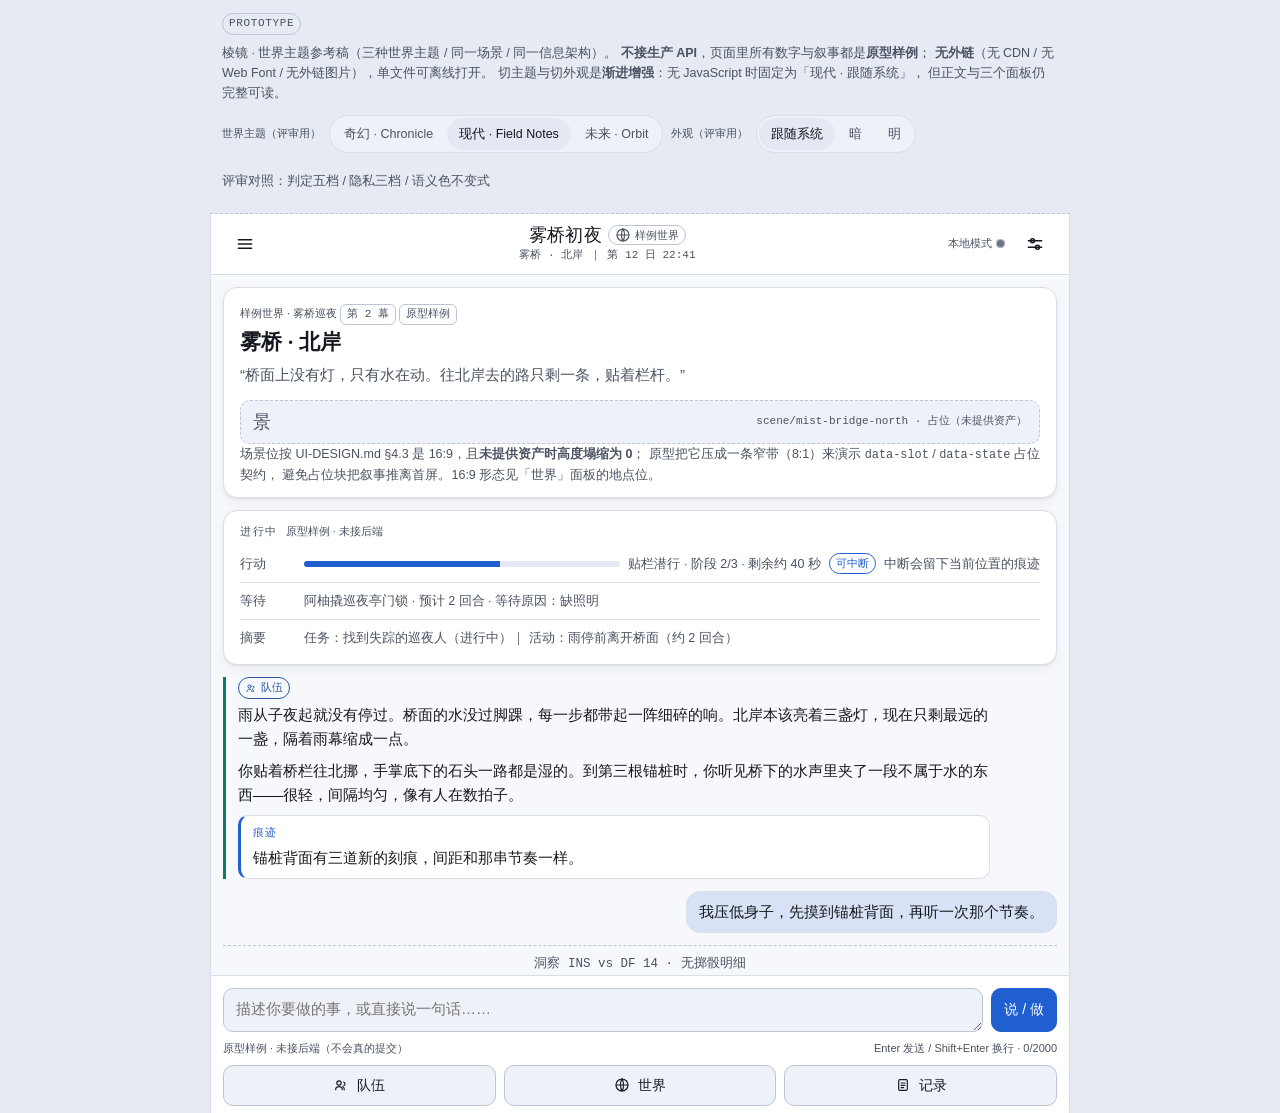
<file: docs/prototypes/ui-world-themes.html>
<!doctype html>
<!--
  棱镜 · 世界主题原型（prototype）· 评审参考稿

  这是什么：docs/prototypes/ui-world-themes.html —— 三种世界主题（奇幻 / 现代 / 未来）
  在同一场景、同一信息架构下的对照参考稿。设计出处见 UI-WORLD-THEMES.md。

  不是什么：
    · 不是运行时画面：static/ 不引用本文件，本文件也不引用 static/；
    · 不接生产 API：全部数据是**样例**，页面上逐处标注「原型样例」；
    · 无外链：没有 <link>、没有 CDN、没有 Web Font、没有外链图片；单文件，file:// 直接打开。

  两条渐进增强契约：
    · 无 JavaScript 时正文仍可完整阅读：<noscript> 把三个 L2 面板就地展开为主列内容，
      并隐藏只对 JS 有意义的控件；主题固定为「现代 / 跟随系统」（切换需要 JS）。
    · 主题切换只改 <html> 上的 data-world / data-appearance，不动 DOM 结构、
      不动 aria-live、不重置滚动位置（UI-WORLD-THEMES.md §8 第 8 条）。

  素材边界（GDD-BASELINE.md §2 D2）：场景 / 地点 / 肖像占位只用 CSS 几何 + 字符 + 内联 SVG，
  与正式世界资产隔离；不引入图像生成运行时，不新增图片文件。
-->
<html lang="zh-CN" data-world="modern" data-appearance="auto" data-font="m" data-anim="on">
<head>
<meta charset="utf-8">
<meta name="viewport" content="width=device-width,initial-scale=1,viewport-fit=cover">
<meta name="color-scheme" content="dark light">
<title>棱镜 · 世界主题原型（prototype）</title>
<style>
/* ═══════════════════════════════════════════════════════════════════════
   令牌层 —— 覆盖顺序（UI-WORLD-THEMES.md §4.7）

     1. :root .......................... 现代 / 暗（= UI-DESIGN.md §3.2 现值）
     2. 明色（跟随系统 / 强制明）........ 现代 / 明
     3. :root[data-world="…"] ......... 奇幻 / 暗、未来 / 暗
     4. 明色 × 世界主题 ................ 奇幻 / 明、未来 / 明
     5. data-font / no-anim ............ 与主题正交（现值机制）

   B 层语义令牌（--danger / --success / --scope-*）**只出现在 1 / 2 两块**，
   世界主题块（3 / 4）一个都不许写 —— 这就是「语义色不被主题重定义」。

   生产实现落在 static/css/tokens.css（唯一令牌定义处），组件选择器零改动；
   本文件把需要的子集抄过来，是为了让原型与生产代码**隔离**、可独立演进。
   ═══════════════════════════════════════════════════════════════════════ */

:root {
  /* ── A 层 · 现代 / 暗（现值） ─────────────────────────────── */
  --bg-0:#0e1015; --bg-1:#151821; --bg-2:#1b1f2b; --bg-3:#232838;
  --text-1:#e7ebf3; --text-2:#aeb6c6; --text-3:#7c8598;
  --accent:#6ea8fe; --accent-2:#7ee0c0; --on-accent:#0a1020;
  --line:#2b3142; --line-strong:#3d4560;
  --bg-frame:#090b10; --scrim:rgba(5,7,12,.62);
  --elev-1:0 2px 8px rgba(0,0,0,.32); --elev-2:0 10px 28px rgba(0,0,0,.5);
  color-scheme:dark;

  /* ── B 层 · 语义令牌（世界主题不得覆盖；只有明暗两套） ─────── */
  --danger:#f2796b; --success:#74d99f;
  --scope-public:#aeb6c6; --scope-party:#9db8e8; --scope-private:#c9a6ff;

  /* ── C 层 · 装饰令牌（主题专属，只影响非语义装饰） ─────────── */
  --wt-motif-ink:transparent;
  --wt-motif:none; --wt-motif-size:auto;
  --wt-title-font:var(--font-serif); --wt-title-track:.01em;
  --wt-edge:none;

  /* ── 与主题无关的令牌（字体 / 字号 / 间距 / 动效）─────────── */
  --font-sans:-apple-system,"PingFang SC","Microsoft YaHei","Noto Sans SC",sans-serif;
  --font-serif:Georgia,"Songti SC","Noto Serif SC",serif;
  --font-mono:ui-monospace,Menlo,Consolas,monospace;
  --fs-xs:11px; --fs-sm:12.5px; --fs-ui:14px; --fs-body:15px; --fs-lg:17.5px; --fs-xl:21px;
  --sp-1:4px; --sp-2:8px; --sp-3:12px; --sp-4:16px; --sp-5:24px;
  --r-sm:6px; --r:10px; --r-lg:14px; --r-pill:999px;
  --dur-fast:120ms; --dur:200ms; --ease:cubic-bezier(.2,.8,.2,1);
  --icon:20px; --icon-sm:16px;
}

/* ── 现代 / 明（跟随系统；data-appearance 可强制） ───────────── */
@media (prefers-color-scheme: light) {
  :root[data-appearance="auto"],
  :root[data-appearance="light"] {
    color-scheme:light;
    --bg-0:#f7f8fb; --bg-1:#ffffff; --bg-2:#eef1f7; --bg-3:#e3e8f2;
    --text-1:#16181f; --text-2:#4a5261; --text-3:#6a7386;
    --accent:#1f5fd0; --accent-2:#0e7a63; --on-accent:#ffffff;
    --line:#d8deea; --line-strong:#bcc5d6;
    --bg-frame:#e6eaf3; --scrim:rgba(22,24,31,.38);
    --elev-1:0 1px 2px rgba(22,24,31,.06),0 4px 12px rgba(22,24,31,.05);
    --elev-2:0 10px 28px rgba(22,24,31,.14);
    --danger:#b3261e; --success:#1a6b41;
    --scope-public:#4a5261; --scope-party:#2c5aa0; --scope-private:#6a37c9;
  }
}
:root[data-appearance="light"] {
  color-scheme:light;
  --bg-0:#f7f8fb; --bg-1:#ffffff; --bg-2:#eef1f7; --bg-3:#e3e8f2;
  --text-1:#16181f; --text-2:#4a5261; --text-3:#6a7386;
  --accent:#1f5fd0; --accent-2:#0e7a63; --on-accent:#ffffff;
  --line:#d8deea; --line-strong:#bcc5d6;
  --bg-frame:#e6eaf3; --scrim:rgba(22,24,31,.38);
  --elev-1:0 1px 2px rgba(22,24,31,.06),0 4px 12px rgba(22,24,31,.05);
  --elev-2:0 10px 28px rgba(22,24,31,.14);
  --danger:#b3261e; --success:#1a6b41;
  --scope-public:#4a5261; --scope-party:#2c5aa0; --scope-private:#6a37c9;
}

/* ── 奇幻 · Chronicle / 暗（UI-WORLD-THEMES.md §4.5）───────────
   B 层（--danger / --success / --scope-*）在此块内**故意缺席**：
   语义色不随世界主题变。 */
:root[data-world="fantasy"] {
  --bg-0:#0d1410; --bg-1:#131d17; --bg-2:#1a261e; --bg-3:#223027;
  --text-1:#ece5d4; --text-2:#b9b3a2; --text-3:#8d8a78;
  --accent:#dcb45f; --accent-2:#93cc9f; --on-accent:#16110a;
  --line:#2c3a30; --line-strong:#40543f;
  --bg-frame:#080d0a; --scrim:rgba(6,10,8,.64);
  --wt-motif-ink:rgba(220,180,95,.10);
  --wt-motif:repeating-linear-gradient(0deg,var(--wt-motif-ink) 0 1px,transparent 1px 5px);
  --wt-motif-size:auto;
  --wt-title-font:var(--font-serif); --wt-title-track:.01em;
  --wt-edge:none;
}

/* ── 未来 · Orbit / 暗 ───────────────────────────────────────── */
:root[data-world="future"] {
  --bg-0:#05080f; --bg-1:#0a1020; --bg-2:#101a2e; --bg-3:#17253f;
  --text-1:#dfe8f4; --text-2:#a9b7cc; --text-3:#7a8aa4;
  --accent:#5fd8e8; --accent-2:#b39cff; --on-accent:#04121a;
  --line:#1c2a44; --line-strong:#2d4363;
  --bg-frame:#03060b; --scrim:rgba(3,6,12,.68);
  --wt-motif-ink:rgba(95,216,232,.10);
  --wt-motif:linear-gradient(90deg,var(--wt-motif-ink) 1px,transparent 1px),
             linear-gradient(0deg,var(--wt-motif-ink) 1px,transparent 1px);
  --wt-motif-size:12px 12px;
  --wt-title-font:var(--font-sans); --wt-title-track:.04em;
  --wt-edge:orbit;
}

/* ── 世界主题 × 明色 ─────────────────────────────────────────── */
@media (prefers-color-scheme: light) {
  :root[data-world="fantasy"][data-appearance="auto"],
  :root[data-world="fantasy"][data-appearance="light"] {
    color-scheme:light;
    --bg-0:#f7f5ed; --bg-1:#fffdf6; --bg-2:#ece8da; --bg-3:#e0dccc;
    --text-1:#1b1913; --text-2:#4d4a3c; --text-3:#6d6a56;
    --accent:#71540d; --accent-2:#1d6a49; --on-accent:#fffdf6;
    --line:#ddd8c6; --line-strong:#c1bca6;
    --bg-frame:#e8e4d6; --scrim:rgba(27,25,19,.40);
    --wt-motif-ink:rgba(113,84,13,.10);
  }
  :root[data-world="future"][data-appearance="auto"],
  :root[data-world="future"][data-appearance="light"] {
    color-scheme:light;
    --bg-0:#f1f5fa; --bg-1:#ffffff; --bg-2:#e6edf6; --bg-3:#d8e3f1;
    --text-1:#0f1520; --text-2:#414f63; --text-3:#5c6a80;
    --accent:#0b6c7a; --accent-2:#5b3fb8; --on-accent:#ffffff;
    --line:#d4dfec; --line-strong:#b6c6d9;
    --bg-frame:#e3ebf5; --scrim:rgba(15,21,32,.40);
    --wt-motif-ink:rgba(11,108,122,.12);
  }
}
:root[data-world="fantasy"][data-appearance="light"] {
  color-scheme:light;
  --bg-0:#f7f5ed; --bg-1:#fffdf6; --bg-2:#ece8da; --bg-3:#e0dccc;
  --text-1:#1b1913; --text-2:#4d4a3c; --text-3:#6d6a56;
  --accent:#71540d; --accent-2:#1d6a49; --on-accent:#fffdf6;
  --line:#ddd8c6; --line-strong:#c1bca6;
  --bg-frame:#e8e4d6; --scrim:rgba(27,25,19,.40);
  --wt-motif-ink:rgba(113,84,13,.10);
}
:root[data-world="future"][data-appearance="light"] {
  color-scheme:light;
  --bg-0:#f1f5fa; --bg-1:#ffffff; --bg-2:#e6edf6; --bg-3:#d8e3f1;
  --text-1:#0f1520; --text-2:#414f63; --text-3:#5c6a80;
  --accent:#0b6c7a; --accent-2:#5b3fb8; --on-accent:#ffffff;
  --line:#d4dfec; --line-strong:#b6c6d9;
  --bg-frame:#e3ebf5; --scrim:rgba(15,21,32,.40);
  --wt-motif-ink:rgba(11,108,122,.12);
}

/* 字号档位（现值机制，与主题正交） */
html[data-font="s"] { --fs-xs:10px; --fs-sm:11.5px; --fs-ui:13px; --fs-body:13.5px; --fs-lg:15.5px; --fs-xl:19px; }
html[data-font="l"] { --fs-xs:12px; --fs-sm:14px; --fs-ui:15.5px; --fs-body:17px; --fs-lg:19.5px; --fs-xl:23px; }

/* ═══════════════════════════════════════════════════════════════════════
   基础
   ═══════════════════════════════════════════════════════════════════════ */
* { box-sizing:border-box; }
html, body { margin:0; }
body {
  background:var(--bg-frame);
  color:var(--text-1);
  font:var(--fs-body)/1.6 var(--font-sans);
  -webkit-text-size-adjust:100%;
  overflow-wrap:anywhere;
}
[hidden] { display:none !important; }
h1,h2,h3 { margin:0; font-weight:650; }
p { margin:0; }
ul { margin:0; padding:0; list-style:none; }
button { font:inherit; color:inherit; }
.sr-only {
  position:absolute; width:1px; height:1px; padding:0; margin:-1px;
  overflow:hidden; clip:rect(0 0 0 0); white-space:nowrap; border:0;
}
:focus-visible { outline:2px solid var(--accent); outline-offset:2px; border-radius:var(--r-sm); }
.mono { font-family:var(--font-mono); font-variant-numeric:tabular-nums; }
svg.i { width:var(--icon); height:var(--icon); fill:none; stroke:currentColor;
         stroke-width:1.75; stroke-linecap:round; stroke-linejoin:round; flex:0 0 auto; }
svg.i.i-sm { width:var(--icon-sm); height:var(--icon-sm); }
.sprite { position:absolute; width:0; height:0; overflow:hidden; }

/* ═══════════════════════════════════════════════════════════════════════
   原型评审工具条（**不属于产品界面**）
   ═══════════════════════════════════════════════════════════════════════ */
.pchrome {
  max-width:860px; margin:0 auto; padding:var(--sp-3) var(--sp-3) var(--sp-4);
  border-bottom:1px dashed var(--line-strong);
  background:var(--bg-frame); color:var(--text-2); font-size:var(--fs-sm);
}
.pchrome .ptag {
  display:inline-block; padding:1px 6px; margin-bottom:var(--sp-2);
  border:1px solid var(--line-strong); border-radius:var(--r-pill);
  font-family:var(--font-mono); font-size:var(--fs-xs); letter-spacing:.06em;
  text-transform:uppercase; color:var(--text-2);
}
.pchrome .pnote { margin-bottom:var(--sp-3); }
.pchrome .prow { display:flex; flex-wrap:wrap; gap:var(--sp-2); align-items:center; }
.pchrome .plabel { font-size:var(--fs-xs); color:var(--text-2); }
.seg { display:inline-flex; flex-wrap:wrap; gap:2px; padding:2px; background:var(--bg-2);
       border:1px solid var(--line); border-radius:var(--r-pill); }
.seg-btn {
  min-height:32px; padding:0 var(--sp-3); border:0; border-radius:var(--r-pill);
  background:transparent; color:var(--text-2); font-size:var(--fs-sm); cursor:pointer;
}
.seg-btn[aria-pressed="true"] { background:var(--bg-3); color:var(--text-1); }
.pref { margin-top:var(--sp-3); }
.pref > summary { cursor:pointer; min-height:32px; display:flex; align-items:center; }
.pref-body { padding:var(--sp-3) 0 0; display:grid; gap:var(--sp-3); }
.pref-row { display:flex; flex-wrap:wrap; gap:var(--sp-2); align-items:center; }
.pref-cap { font-size:var(--fs-xs); color:var(--text-2); min-width:9em; }
.swatch { display:inline-flex; align-items:center; gap:6px; font-size:var(--fs-xs); color:var(--text-2); }
.swatch i { width:14px; height:14px; border-radius:3px; border:1px solid var(--line-strong); display:block; }

/* ═══════════════════════════════════════════════════════════════════════
   产品框架（宽屏居中 860px；窄屏满宽 —— UI-DESIGN.md §5.1）
   ═══════════════════════════════════════════════════════════════════════ */
.app {
  height:100dvh; min-height:520px;
  display:grid; grid-template-rows:auto 1fr auto;
  background:var(--bg-0);
  max-width:860px; margin:0 auto;
}
@media (min-width:900px) {
  .app { border-left:1px solid var(--line); border-right:1px solid var(--line); }
}

/* ── 顶栏 ───────────────────────────────────────────────────── */
.top {
  position:relative; display:flex; align-items:center; gap:var(--sp-2);
  padding:var(--sp-2) var(--sp-3); padding-top:calc(var(--sp-2) + env(safe-area-inset-top,0px));
  background:var(--bg-1); border-bottom:1px solid var(--line);
}
.top::after {
  content:""; position:absolute; left:0; right:0; bottom:0; height:12px;
  background-image:var(--wt-motif); background-size:var(--wt-motif-size);
  pointer-events:none;
}
.top-mid { flex:1 1 auto; min-width:0; text-align:center; }
.top-line1 { font-family:var(--wt-title-font); letter-spacing:var(--wt-title-track);
             font-size:var(--fs-lg); line-height:1.3; display:flex; gap:6px;
             align-items:center; justify-content:center; flex-wrap:wrap; }
.top-line2 { font-family:var(--font-mono); font-size:var(--fs-xs); color:var(--text-2); line-height:1.5; }
.world-badge {
  display:inline-flex; align-items:center; gap:4px; padding:1px 6px;
  border:1px solid var(--line-strong); border-radius:var(--r-pill);
  font-family:var(--font-sans); font-size:var(--fs-xs); letter-spacing:0; color:var(--text-2);
}
.top-guide { display:flex; align-items:center; gap:4px; }
.guide-tag { font-size:var(--fs-xs); color:var(--text-2); }
.status-dot {
  width:9px; height:9px; border-radius:50%; background:var(--text-3);
  box-shadow:0 0 0 1px var(--line-strong) inset; display:block;
}
.status-dot[data-state="on"] { background:var(--accent-2); }
.ic {
  min-width:44px; min-height:44px; display:inline-flex; align-items:center; justify-content:center;
  border:1px solid transparent; border-radius:var(--r); background:transparent; cursor:pointer;
}
.ic:hover { background:var(--bg-2); }

/* ── 滚动主列 ───────────────────────────────────────────────── */
.play-scroll { overflow-y:auto; overscroll-behavior:contain; padding:var(--sp-3); }
.play-scroll > * + * { margin-top:var(--sp-3); }
.sec-title {
  font-size:var(--fs-xs); letter-spacing:.14em; color:var(--text-2);
  text-transform:uppercase; display:flex; align-items:baseline; gap:var(--sp-2);
  margin-bottom:var(--sp-2);
}
.sec-hint { font-size:var(--fs-xs); letter-spacing:0; text-transform:none; color:var(--text-2); }

/* 场景卡 */
.scene-card {
  position:relative; padding:var(--sp-4) var(--sp-4) var(--sp-3);
  background:var(--bg-1); border:1px solid var(--line); border-radius:var(--r-lg);
  box-shadow:var(--elev-1);
}
.scene-card::before {
  content:""; position:absolute; left:0; right:0; top:0; height:12px;
  background-image:var(--wt-motif); background-size:var(--wt-motif-size);
  border-radius:var(--r-lg) var(--r-lg) 0 0; pointer-events:none;
}
.crumb { font-size:var(--fs-xs); color:var(--text-2); margin-bottom:var(--sp-1); }
.scene-name {
  font-family:var(--wt-title-font); letter-spacing:var(--wt-title-track);
  font-size:var(--fs-xl); line-height:1.25; margin-bottom:var(--sp-2);
}
.scene-read { font-size:var(--fs-body); color:var(--text-2); line-height:1.65; }
.chip {
  display:inline-block; padding:1px 6px; border:1px solid var(--line-strong);
  border-radius:var(--r-sm); font-family:var(--font-mono); font-size:var(--fs-xs);
  color:var(--text-2); white-space:nowrap;
}
.tag {
  display:inline-block; padding:1px 6px; border:1px solid var(--line-strong);
  border-radius:var(--r-pill); font-size:var(--fs-xs); color:var(--text-2); white-space:nowrap;
}
.tag.live { border-color:var(--accent); color:var(--accent); }
.tier {
  display:inline-block; padding:2px 8px; border-radius:var(--r-sm);
  font-size:var(--fs-sm); font-weight:650; white-space:nowrap;
}
.tier-solid { border:1px solid var(--tier-ink); background:var(--tier-ink); color:var(--bg-1); }
.tier-out { border:1px solid var(--tier-ink); color:var(--tier-ink); }
.tier-triumph, .tier-success { --tier-ink:var(--success); }
.tier-narrow { --tier-ink:var(--accent); }
.tier-failure, .tier-catastrophe { --tier-ink:var(--danger); }

/* 占位符（UI-DESIGN.md §4.2 三态的 empty 态；与正式资产隔离） */
.ph {
  position:relative; display:block; margin:var(--sp-3) 0 0; aspect-ratio:16/9;
  background:var(--bg-2); border:1px dashed var(--line-strong); border-radius:var(--r);
  overflow:hidden;
}
.ph[data-ratio="1"] { aspect-ratio:1/1; }
/* 原型专用：把场景位压成窄带（产品是 16:9，未提供资产时塌缩为 0）。
   窄带里位名与位 id 改为左右并排，避免绝对定位互相压住。 */
.ph[data-ratio="band"] {
  aspect-ratio:auto; min-height:44px;
  display:flex; align-items:center; justify-content:space-between;
  gap:var(--sp-2); padding:0 var(--sp-3);
}
.ph[data-ratio="band"] .ph-mark,
.ph[data-ratio="band"] .ph-id { position:static; inset:auto; text-align:left; }
.ph[data-ratio="band"] .ph-mark { letter-spacing:.1em; font-size:var(--fs-lg); }
.ph[data-ratio="band"] .ph-id { flex:0 1 auto; min-width:0; text-align:right; }
.ph::before {
  content:""; position:absolute; inset:0; background-image:var(--wt-motif);
  background-size:var(--wt-motif-size); opacity:.6; pointer-events:none;
}
.ph-mark {
  position:absolute; inset:0; display:flex; align-items:center; justify-content:center;
  font-family:var(--wt-title-font); font-size:var(--fs-xl); color:var(--text-2);
  letter-spacing:.2em;
}
.ph-id {
  position:absolute; right:6px; bottom:4px; font-family:var(--font-mono);
  font-size:var(--fs-xs); color:var(--text-2);
}

/* 进行中 / 活动摘要 */
.running { padding:var(--sp-3) var(--sp-4); background:var(--bg-1);
           border:1px solid var(--line); border-radius:var(--r-lg); box-shadow:var(--elev-1); }
.run-row { display:flex; flex-wrap:wrap; gap:var(--sp-2); align-items:center; padding:var(--sp-1) 0; }
.run-row + .run-row { border-top:1px solid var(--line); margin-top:var(--sp-1); padding-top:var(--sp-2); }
.run-label { min-width:4.5em; font-size:var(--fs-sm); color:var(--text-2); }
.run-meta { font-size:var(--fs-sm); color:var(--text-2); }
.bar { flex:1 1 120px; min-width:80px; height:6px; background:var(--bg-3);
       border-radius:var(--r-pill); overflow:hidden; }
.bar > i { display:block; height:100%; background:var(--accent); }

/* 叙事流 */
.stream { display:grid; gap:var(--sp-3); }
.msg { max-width:92%; }
.msg-narrate { border-left:3px solid var(--accent-2); padding-left:var(--sp-3); }
.msg-narrate p + p { margin-top:var(--sp-2); }
.msg-act {
  margin-left:auto; padding:var(--sp-2) var(--sp-3); border-radius:var(--r-lg);
  background:color-mix(in srgb, var(--accent) 14%, transparent);
  border:1px solid var(--line); text-align:right;
}
.msg-check {
  max-width:none; display:block; text-align:center; font-family:var(--font-mono);
  font-size:var(--fs-sm); color:var(--text-2);
  border-top:1px dashed var(--line-strong); border-bottom:1px dashed var(--line-strong);
  padding:var(--sp-2) 0;
}
.msg-system {
  max-width:none; text-align:center; font-size:var(--fs-sm); color:var(--text-2);
}
.msg-system::before, .msg-system::after { content:"—"; margin:0 var(--sp-2); color:var(--line-strong); }
.msg-result {
  max-width:none; border-left:3px solid var(--accent); padding-left:var(--sp-3);
  display:grid; gap:var(--sp-2);
}
.result-head { display:flex; flex-wrap:wrap; gap:var(--sp-2); align-items:center; }
.result-line { font-size:var(--fs-sm); color:var(--text-2); }
.block {
  padding:var(--sp-2) var(--sp-3); border-radius:var(--r);
  background:var(--bg-1); border:1px solid var(--line); border-left-width:3px;
}
.block-cost { border-left-color:var(--danger); }
.block-state { border-left-color:var(--accent); }
.block-next { border-left-color:var(--line-strong); }
.block-title { font-size:var(--fs-xs); letter-spacing:.1em; color:var(--text-2);
              text-transform:uppercase; margin-bottom:var(--sp-1); }
.kv { display:flex; flex-wrap:wrap; gap:var(--sp-1) var(--sp-3); font-size:var(--fs-sm); }
.kv b { font-weight:650; }
.delta-up { color:var(--success); }
.delta-down { color:var(--danger); }
.delta-flat { color:var(--text-2); }
.trace {
  margin-top:var(--sp-2); padding:var(--sp-2) var(--sp-3);
  border-left:3px solid var(--accent); background:var(--bg-1);
  border-top:1px solid var(--line); border-right:1px solid var(--line);
  border-bottom:1px solid var(--line); border-radius:var(--r);
}
.trace-head { font-size:var(--fs-xs); letter-spacing:.1em; text-transform:uppercase;
              color:var(--accent); margin-bottom:var(--sp-1); }
/* 隐私可见范围：图标 + 文字 + 颜色（颜色不是唯一线索） */
.scope {
  display:inline-flex; align-items:center; gap:4px; padding:1px 6px;
  border:1px solid currentColor; border-radius:var(--r-pill);
  font-size:var(--fs-xs); white-space:nowrap;
}
.scope-public { color:var(--scope-public); }
.scope-party { color:var(--scope-party); }
.scope-private { color:var(--scope-private); }
.scope svg.i { width:12px; height:12px; stroke-width:2; }
.msg-head { display:flex; flex-wrap:wrap; gap:var(--sp-2); align-items:center;
            justify-content:space-between; margin-bottom:var(--sp-1); }

/* 行动 / 出口 */
.btn-grid { display:grid; grid-template-columns:repeat(auto-fill,minmax(240px,1fr));
            gap:var(--sp-2); margin-bottom:var(--sp-3); }
.btn {
  min-height:44px; display:flex; flex-wrap:wrap; align-items:center; gap:var(--sp-2);
  padding:var(--sp-2) var(--sp-3); background:var(--bg-2); color:var(--text-1);
  border:1px solid var(--line-strong); border-radius:var(--r); cursor:pointer;
  text-align:left; font-size:var(--fs-ui);
}
.btn-text { flex:1 1 auto; min-width:0; }
.btn:hover { background:var(--bg-3); }
/* 有过渡才有「动效三重关闭」可验证（H1 断言：reduce 下压到 1ms） */
.btn, .seg-btn, .ic { transition: background-color var(--dur-fast) var(--ease),
                                  color var(--dur-fast) var(--ease),
                                  border-color var(--dur-fast) var(--ease); }
.btn-primary { background:var(--accent); color:var(--on-accent); border-color:var(--accent); }
.btn-primary:hover { filter:brightness(1.06); }
.btn[disabled] { opacity:.5; cursor:not-allowed; }
.act-key {
  flex:0 0 auto; min-width:20px; height:20px; display:inline-flex; align-items:center;
  justify-content:center; border-radius:var(--r-sm); background:var(--bg-3);
  font-family:var(--font-mono); font-size:var(--fs-xs); color:var(--text-2);
}
.btn-primary .act-key { background:transparent; color:var(--on-accent); opacity:.8; }
.act-zone { margin-top:var(--sp-4); }
.note { font-size:var(--fs-sm); color:var(--text-2); }

/* ── 工具条（固定输入区 + 面板入口）─────────────────────────── */
.dock {
  background:var(--bg-1); border-top:1px solid var(--line);
  padding:var(--sp-3) var(--sp-3) calc(var(--sp-2) + env(safe-area-inset-bottom,0px));
  display:grid; gap:var(--sp-2);
}
.input-row { display:flex; gap:var(--sp-2); align-items:flex-end; }
.input-row textarea {
  flex:1 1 auto; min-height:44px; max-height:120px; resize:vertical;
  padding:var(--sp-2) var(--sp-3); background:var(--bg-2); color:var(--text-1);
  border:1px solid var(--line-strong); border-radius:var(--r); font:inherit;
}
.dock-meta { display:flex; flex-wrap:wrap; gap:var(--sp-2); justify-content:space-between;
             font-size:var(--fs-xs); color:var(--text-2); }
.dock-meta .counter.warn { color:var(--danger); }
.dock-tabs { display:flex; gap:var(--sp-2); }
.dock-tabs .btn { flex:1 1 0; justify-content:center; min-height:40px; }

/* ── L2 辅助层（队伍 / 世界 / 记录）─────────────────────────── */
.scrim { position:fixed; inset:0; background:var(--scrim); z-index:60; }
.sheet {
  position:fixed; left:0; right:0; bottom:0; z-index:65;
  max-height:82dvh; display:flex; flex-direction:column;
  background:var(--bg-1); border:1px solid var(--line-strong);
  border-radius:var(--r-lg) var(--r-lg) 0 0; box-shadow:var(--elev-2);
}
@media (min-width:900px) {
  .sheet { left:50%; right:auto; transform:translateX(-50%); width:860px;
           border-radius:var(--r-lg) var(--r-lg) 0 0; }
  .scrim { inset:0; }
}
.sheet-head {
  position:relative; display:flex; align-items:center; justify-content:space-between;
  gap:var(--sp-2); padding:var(--sp-2) var(--sp-3); border-bottom:1px solid var(--line);
}
.sheet-head::after {
  content:""; position:absolute; left:0; right:0; top:0; height:12px;
  background-image:var(--wt-motif); background-size:var(--wt-motif-size); pointer-events:none;
}
.sheet-head h2 { font-family:var(--wt-title-font); letter-spacing:var(--wt-title-track);
                 font-size:var(--fs-lg); }
.sheet-body { overflow-y:auto; overscroll-behavior:contain; padding:var(--sp-3); }
.sheet-body > * + * { margin-top:var(--sp-3); }
.sheet-body .ph { max-width:480px; }
.sheet-note { padding:var(--sp-2) var(--sp-3); border-top:1px solid var(--line);
              font-size:var(--fs-xs); color:var(--text-2); }

/* 队伍卡 */
.unit {
  display:grid; gap:var(--sp-2); padding:var(--sp-3);
  background:var(--bg-2); border:1px solid var(--line); border-radius:var(--r);
}
.unit-head { display:flex; gap:var(--sp-2); align-items:center; }
.unit-name { font-size:var(--fs-ui); font-weight:650; }
.unit[data-downed="true"] .unit-name { color:var(--danger); }
.unit .ph.unit-ph { width:44px; height:44px; margin:0; aspect-ratio:1/1; flex:0 0 auto; }
.unit .ph.unit-ph .ph-mark { font-size:var(--fs-sm); }
.unit .ph.unit-ph .ph-id { display:none; }
.stats { display:flex; flex-wrap:wrap; gap:var(--sp-1) var(--sp-3); font-size:var(--fs-sm);
         color:var(--text-2); }
.attrs { display:grid; grid-template-columns:repeat(6,minmax(0,1fr)); gap:var(--sp-1);
         margin:0; font-family:var(--font-mono); font-size:var(--fs-xs); }
.attrs div { background:var(--bg-3); border-radius:var(--r-sm); padding:2px 4px; text-align:center; }
.attrs dt { color:var(--text-2); letter-spacing:.04em; }
.attrs dd { margin:0; color:var(--text-1); font-size:var(--fs-sm); }
.cond { display:flex; flex-wrap:wrap; gap:var(--sp-1); }

/* 世界面板 */
.place-name { font-family:var(--wt-title-font); font-size:var(--fs-lg); }
.place-meta { font-family:var(--font-mono); font-size:var(--fs-xs); color:var(--text-2); }
.exit-list { display:grid; gap:var(--sp-2); }
.exit-list li { display:flex; flex-wrap:wrap; gap:var(--sp-2); align-items:center;
                padding:var(--sp-2); background:var(--bg-2); border:1px solid var(--line);
                border-radius:var(--r); font-size:var(--fs-sm); }
details.raw { border:1px solid var(--line); border-radius:var(--r); padding:var(--sp-2) var(--sp-3); }
details.raw > summary { cursor:pointer; min-height:32px; display:flex; align-items:center;
                        font-size:var(--fs-sm); color:var(--text-2); }
.raw-text { margin-top:var(--sp-2); font-size:var(--fs-sm); color:var(--text-2); white-space:pre-wrap; }
.track { display:flex; flex-wrap:wrap; gap:var(--sp-2); align-items:center; font-size:var(--fs-sm); }

/* 记录面板 */
.log-list { display:grid; gap:var(--sp-2); }
.log-row { display:grid; gap:4px; padding:var(--sp-2) var(--sp-3);
           border-left:3px solid var(--line-strong); background:var(--bg-2);
           border-radius:0 var(--r) var(--r) 0; }
.log-row[data-kind="check"], .log-row[data-kind="result"] { border-left-color:var(--accent); }
.log-row[data-kind="narrate"] { border-left-color:var(--accent-2); }
.log-head { display:flex; flex-wrap:wrap; gap:var(--sp-2); align-items:center;
            font-family:var(--font-mono); font-size:var(--fs-xs); color:var(--text-2); }
.log-text { font-size:var(--fs-sm); }

/* 仅无 JS 时显示（<noscript> 里改回 block） */
.proto-noscript-hint {
  display:none; max-width:860px; margin:var(--sp-3) auto; padding:0 var(--sp-3);
}
code { font-family:var(--font-mono); font-size:.95em; }

/* 原型提示条（role=status，只用来说明「未接后端」） */
.proto-msg {
  padding:var(--sp-2) var(--sp-3); border-radius:var(--r); font-size:var(--fs-sm);
  background:var(--bg-3); border:1px dashed var(--line-strong); color:var(--text-2);
}
.proto-msg:empty { display:none; }

/* ── 未来主题的角切母题（--wt-edge: orbit）────────────────────
   只作用于**大块、不可聚焦**的表面（卡片 / 浮层）：焦点环长在按钮上，
   而按钮不裁剪（UI-WORLD-THEMES.md §8 第 5 条）。 */
:root[data-world="future"] .scene-card,
:root[data-world="future"] .running,
:root[data-world="future"] .sheet {
  clip-path:polygon(8px 0,100% 0,100% calc(100% - 8px),calc(100% - 8px) 100%,0 100%,0 8px);
}
:root[data-world="future"] .scene-card::before,
:root[data-world="future"] .sheet-head::after { border-radius:0; }

/* ── 动效：三重关闭（prefers-reduced-motion / data-anim / 无过渡）── */
@media (prefers-reduced-motion: reduce) {
  * { transition-duration:1ms !important; animation-duration:1ms !important;
      scroll-behavior:auto !important; }
}
html[data-anim="off"] * { transition-duration:1ms !important; animation-duration:1ms !important; }

/* ── 窄屏（<600px）：满宽、工具条贴底、浮层 82dvh（UI-DESIGN.md §5.1）── */
@media (max-width:599px) {
  .app { max-width:none; height:100dvh; }
  .pchrome { border-bottom-style:solid; }
  .play-scroll { padding:var(--sp-3) var(--sp-3) var(--sp-4); }
  .msg { max-width:100%; }
  .scene-card { border-radius:var(--r); }
  .sheet { max-height:82dvh; border-radius:var(--r-lg) var(--r-lg) 0 0; }
  .attrs { grid-template-columns:repeat(3,minmax(0,1fr)); }
}
/* 320px 不横向溢出是硬指标 */
@media (max-width:360px) {
  .top-line1 { font-size:var(--fs-ui); }
  .attrs { grid-template-columns:repeat(2,minmax(0,1fr)); }
}
</style>
</head>
<body>

<!-- 内嵌图标 sprite：纯几何线条，无图标字体、无 emoji、无位图 -->
<svg class="sprite" aria-hidden="true" xmlns="http://www.w3.org/2000/svg">
  <symbol id="i-menu" viewBox="0 0 24 24"><line x1="4" y1="7" x2="20" y2="7"/><line x1="4" y1="12" x2="20" y2="12"/><line x1="4" y1="17" x2="20" y2="17"/></symbol>
  <symbol id="i-tune" viewBox="0 0 24 24"><line x1="4" y1="8" x2="20" y2="8"/><circle cx="9" cy="8" r="2.4"/><line x1="4" y1="16" x2="20" y2="16"/><circle cx="15" cy="16" r="2.4"/></symbol>
  <symbol id="i-close" viewBox="0 0 24 24"><line x1="6" y1="6" x2="18" y2="18"/><line x1="18" y1="6" x2="6" y2="18"/></symbol>
  <symbol id="i-globe" viewBox="0 0 24 24"><circle cx="12" cy="12" r="9"/><path d="M3 12h18"/><path d="M12 3c3 3.4 3 14.6 0 18"/><path d="M12 3c-3 3.4-3 14.6 0 18"/></symbol>
  <symbol id="i-users" viewBox="0 0 24 24"><circle cx="9" cy="9" r="3.2"/><path d="M4 19c0-3 2.2-4.6 5-4.6s5 1.6 5 4.6"/><path d="M16 7.5a3 3 0 0 1 0 5.6"/><path d="M17 19c0-2.4-.9-3.8-2.4-4.4"/></symbol>
  <symbol id="i-scroll" viewBox="0 0 24 24"><rect x="5.5" y="4" width="13" height="16" rx="2"/><line x1="9" y1="9" x2="15" y2="9"/><line x1="9" y1="12.5" x2="15" y2="12.5"/><line x1="9" y1="16" x2="13" y2="16"/></symbol>
  <symbol id="i-lock" viewBox="0 0 24 24"><rect x="5" y="11" width="14" height="9" rx="2"/><path d="M9 11V8a3 3 0 0 1 6 0v3"/></symbol>
</svg>

<!-- ═══════════ 原型评审工具条（不属于产品界面）═══════════ -->
<header class="pchrome" aria-label="原型评审工具条">
  <span class="ptag">prototype</span>
  <p class="pnote">
    棱镜 · 世界主题参考稿（三种世界主题 / 同一场景 / 同一信息架构）。
    <strong>不接生产 API</strong>，页面里所有数字与叙事都是<strong>原型样例</strong>；
    <strong>无外链</strong>（无 CDN / 无 Web Font / 无外链图片），单文件可离线打开。
    切主题与切外观是<strong>渐进增强</strong>：无 JavaScript 时固定为「现代 · 跟随系统」，
    但正文与三个面板仍完整可读。
  </p>
  <div class="prow">
    <span class="plabel" id="lblWorld">世界主题（评审用）</span>
    <div class="seg" role="group" aria-labelledby="lblWorld">
      <button type="button" class="seg-btn" aria-pressed="false" data-world-set="fantasy">奇幻 · Chronicle</button>
      <button type="button" class="seg-btn" aria-pressed="true" data-world-set="modern">现代 · Field Notes</button>
      <button type="button" class="seg-btn" aria-pressed="false" data-world-set="future">未来 · Orbit</button>
    </div>
    <span class="plabel" id="lblAppearance">外观（评审用）</span>
    <div class="seg" role="group" aria-labelledby="lblAppearance">
      <button type="button" class="seg-btn" aria-pressed="true" data-appearance-set="auto">跟随系统</button>
      <button type="button" class="seg-btn" aria-pressed="false" data-appearance-set="dark">暗</button>
      <button type="button" class="seg-btn" aria-pressed="false" data-appearance-set="light">明</button>
    </div>
  </div>
  <details class="pref">
    <summary>评审对照：判定五档 / 隐私三档 / 语义色不变式</summary>
    <div class="pref-body">
      <div class="pref-row">
        <span class="pref-cap">判定五档（文字 + 形状 + 颜色）</span>
        <span class="tier tier-solid tier-triumph">凯旋</span>
        <span class="tier tier-out tier-success">成功</span>
        <span class="tier tier-out tier-narrow">险成</span>
        <span class="tier tier-out tier-failure">挫败</span>
        <span class="tier tier-solid tier-catastrophe">灾难</span>
      </div>
      <div class="pref-row">
        <span class="pref-cap">隐私三档（图标 + 文字 + 颜色）</span>
        <span class="scope scope-public"><svg class="i" aria-hidden="true"><use href="#i-globe"/></svg>公开</span>
        <span class="scope scope-party"><svg class="i" aria-hidden="true"><use href="#i-users"/></svg>队伍</span>
        <span class="scope scope-private"><svg class="i" aria-hidden="true"><use href="#i-lock"/></svg>私人</span>
      </div>
      <div class="pref-row">
        <span class="pref-cap">语义色（不随世界主题变）</span>
        <span class="swatch"><i style="background:var(--success)"></i>成功 / 凯旋 --success</span>
        <span class="swatch"><i style="background:var(--danger)"></i>代价 / 濒危 --danger</span>
        <span class="swatch"><i style="background:var(--scope-public)"></i>--scope-public</span>
        <span class="swatch"><i style="background:var(--scope-party)"></i>--scope-party</span>
        <span class="swatch"><i style="background:var(--scope-private)"></i>--scope-private</span>
      </div>
      <p class="note">
        切三套世界主题时，上面两行与三个语义色块<strong>不变</strong>；只有背景族、文本族与
        <code>--accent</code>（含险成档位与焦点环）随主题改变——见 UI-WORLD-THEMES.md §6。
      </p>
    </div>
  </details>
</header>

<!-- ═══════════ 产品框架（主画面）═══════════ -->
<div class="app">

  <header class="top">
    <button class="ic" type="button" aria-label="打开菜单" aria-haspopup="dialog" data-proto="菜单是 L1 抽屉，原型未展开">
      <svg class="i" aria-hidden="true"><use href="#i-menu"/></svg>
    </button>
    <div class="top-mid">
      <div class="top-line1">
        雾桥初夜
        <span class="world-badge"><svg class="i i-sm" aria-hidden="true"><use href="#i-globe"/></svg>样例世界</span>
      </div>
      <div class="top-line2">雾桥 · 北岸 ｜ 第 12 日 22:41</div>
    </div>
    <div class="top-guide">
      <span class="guide-tag">本地模式</span>
      <span class="status-dot" data-state="off" role="img" aria-label="导引者状态：未配置（能力探测，不是故障告警）"></span>
    </div>
    <button class="ic" type="button" aria-label="设置" data-proto="设置是 #v-settings 视图，原型未展开">
      <svg class="i" aria-hidden="true"><use href="#i-tune"/></svg>
    </button>
  </header>

  <main class="play-scroll">

    <!-- 场景卡：面包屑（世界 · 剧本）+ 场景名 + 引文 + 16:9 占位（empty 态） -->
    <section class="scene-card" aria-label="场景">
      <p class="crumb">样例世界 · 雾桥巡夜 <span class="chip">第 2 幕</span> <span class="chip">原型样例</span></p>
      <h1 class="scene-name">雾桥 · 北岸</h1>
      <p class="scene-read">“桥面上没有灯，只有水在动。往北岸去的路只剩一条，贴着栏杆。”</p>
      <figure class="ph" data-slot="scene/mist-bridge-north" data-state="empty" data-ratio="band">
        <span class="ph-mark" aria-hidden="true">景</span>
        <span class="ph-id">scene/mist-bridge-north · 占位（未提供资产）</span>
        <figcaption class="sr-only">场景占位符：资产位 scene/mist-bridge-north 尚未提供，显示几何占位，与正式资产隔离。</figcaption>
      </figure>
      <p class="note">
        场景位按 UI-DESIGN.md §4.3 是 16:9，且<strong>未提供资产时高度塌缩为 0</strong>；
        原型把它压成一条窄带（8:1）来演示 <code>data-slot</code> / <code>data-state</code> 占位契约，
        避免占位块把叙事推离首屏。16:9 形态见「世界」面板的地点位。
      </p>
    </section>

    <section class="proto-msg" id="protoMsg" role="status" aria-live="polite"></section>

    <!-- 进行中：状态 / 预计完成时间 / 可中断性 / 阻塞等待原因 + 活动任务摘要 -->
    <section class="running" aria-label="进行中与活动摘要">
      <div class="sec-title">进行中 <span class="sec-hint">原型样例 · 未接后端</span></div>
      <div class="run-row">
        <span class="run-label">行动</span>
        <div class="bar" role="img" aria-label="贴栏潜行：阶段 2/3"><i style="width:62%"></i></div>
        <span class="run-meta">贴栏潜行 · 阶段 2/3 · 剩余约 40 秒</span>
        <span class="tag live">可中断</span>
        <span class="run-meta">中断会留下当前位置的痕迹</span>
      </div>
      <div class="run-row">
        <span class="run-label">等待</span>
        <span class="run-meta">阿柚撬巡夜亭门锁 · 预计 2 回合 · 等待原因：缺照明</span>
      </div>
      <div class="run-row">
        <span class="run-label">摘要</span>
        <span class="run-meta">任务：找到失踪的巡夜人（进行中）｜ 活动：雨停前离开桥面（约 2 回合）</span>
      </div>
    </section>

    <!-- 叙事流：narrate / act / check / result（含代价、状态变化、后续建议）/ system -->
    <div class="stream" id="stream" aria-live="polite">

      <article class="msg msg-narrate">
        <div class="msg-head">
          <span class="scope scope-party"><svg class="i" aria-hidden="true"><use href="#i-users"/></svg>队伍</span>
        </div>
        <p>雨从子夜起就没有停过。桥面的水没过脚踝，每一步都带起一阵细碎的响。北岸本该亮着三盏灯，现在只剩最远的一盏，隔着雨幕缩成一点。</p>
        <p>你贴着桥栏往北挪，手掌底下的石头一路都是湿的。到第三根锚桩时，你听见桥下的水声里夹了一段不属于水的东西——很轻，间隔均匀，像有人在数拍子。</p>
        <div class="trace">
          <div class="trace-head">痕迹</div>
          <p>锚桩背面有三道新的刻痕，间距和那串节奏一样。</p>
        </div>
      </article>

      <article class="msg msg-act">
        <p>我压低身子，先摸到锚桩背面，再听一次那个节奏。</p>
      </article>

      <p class="msg msg-check">洞察 INS vs DF 14 · 无掷骰明细</p>

      <article class="msg msg-result">
        <div class="result-head">
          <span class="tier tier-out tier-narrow">险成</span>
          <span class="result-line">附一个代价</span>
          <span class="result-line mono">action: listen-anchor · 剩余机会 2 / 上限 3</span>
        </div>
        <div class="block block-cost">
          <div class="block-title">代价</div>
          <div class="kv">
            <span>活力 <b class="delta-down">−2</b></span>
            <span>负担 <b class="delta-up">+1</b></span>
          </div>
        </div>
        <div class="block block-state">
          <div class="block-title">状态变化</div>
          <div class="kv mono">
            <span>活力 12 → 10</span>
            <span>韧性 4 → 3</span>
            <span>新增状态：湿透（1 层）</span>
          </div>
        </div>
        <div class="block block-next">
          <div class="block-title">后续建议</div>
          <div class="kv">
            <span>沿桥栏继续北行（短程，约 6 分钟）</span>
            <span>先退回巡夜亭避雨（可中断）</span>
          </div>
        </div>
        <p class="note">建议来自服务端（导引者 / 规则），前端不自造；行动区的按钮是同一批建议的结构化入口。</p>
      </article>

      <p class="msg msg-system">
        <span class="scope scope-public"><svg class="i" aria-hidden="true"><use href="#i-globe"/></svg>公开</span>
        北岸渡口今夜停摆：最后两班渡船取消。
      </p>

      <article class="msg msg-narrate">
        <div class="msg-head">
          <span class="scope scope-private"><svg class="i" aria-hidden="true"><use href="#i-lock"/></svg>私人</span>
        </div>
        <p>只有你知道：那三道刻痕的间距，和昨晚巡夜亭墙上刻的一样。</p>
      </article>

    </div>

    <!-- 行动区：自然语言是主入口，这里是结构化快捷入口（不是唯一选择） -->
    <section class="act-zone" aria-label="当前场景行动">
      <div class="sec-title">你可以 <span class="sec-hint">快捷键 1–3（原型样例）</span></div>
      <div class="btn-grid">
        <button class="btn" type="button" data-proto-action="1" aria-keyshortcuts="1"><span class="act-key">1</span><span class="btn-text">贴栏继续北行</span> <span class="chip">FIN</span></button>
        <button class="btn" type="button" data-proto-action="2" aria-keyshortcuts="2"><span class="act-key">2</span><span class="btn-text">退回巡夜亭</span> <span class="chip">INS</span></button>
        <button class="btn" type="button" data-proto-action="3" aria-keyshortcuts="3"><span class="act-key">3</span><span class="btn-text">用绳子探水深</span> <span class="chip">MGT</span></button>
      </div>
      <div class="sec-title">前往 <span class="sec-hint">档位与名义分钟照抄服务端口径</span></div>
      <div class="btn-grid">
        <button class="btn" type="button" data-proto-exit="北岸渡口" aria-keyshortcuts="4"><span class="act-key">4</span><span class="btn-text">北岸渡口</span> <span class="chip">短程 · 6 分钟</span></button>
        <button class="btn" type="button" data-proto-exit="旧闸口" aria-keyshortcuts="5"><span class="act-key">5</span><span class="btn-text">旧闸口</span> <span class="chip">中程 · 25 分钟</span> <span class="tag">不稳</span></button>
        <button class="btn" type="button" data-proto-exit="桥头巡夜亭" aria-keyshortcuts="6"><span class="act-key">6</span><span class="btn-text">桥头巡夜亭</span> <span class="chip">短程 · 3 分钟</span></button>
      </div>
    </section>

  </main>

  <!-- 工具条：固定输入区（自然语言为主入口）+ 三个 L2 面板入口 -->
  <footer class="dock">
    <div class="input-row">
      <label class="sr-only" for="actInput">描述你要做的事，或直接说一句话</label>
      <textarea id="actInput" rows="1" placeholder="描述你要做的事，或直接说一句话……"></textarea>
      <button class="btn btn-primary" id="sendBtn" type="button" disabled>说 / 做</button>
    </div>
    <p class="dock-meta">
      <span>原型样例 · 未接后端（不会真的提交）</span>
      <span>Enter 发送 / Shift+Enter 换行 · <span class="counter" id="counter">0</span>/2000</span>
    </p>
    <div class="dock-tabs">
      <button class="btn" type="button" data-sheet="party" aria-haspopup="dialog"><svg class="i i-sm" aria-hidden="true"><use href="#i-users"/></svg>队伍</button>
      <button class="btn" type="button" data-sheet="world" aria-haspopup="dialog"><svg class="i i-sm" aria-hidden="true"><use href="#i-globe"/></svg>世界</button>
      <button class="btn" type="button" data-sheet="log" aria-haspopup="dialog"><svg class="i i-sm" aria-hidden="true"><use href="#i-scroll"/></svg>记录</button>
    </div>
  </footer>

</div>

<!-- ═══════════ L2 辅助层（无 JS 时由 <noscript> 就地展开）═══════════ -->
<div class="scrim" id="scrim" hidden></div>

<section class="sheet" id="sheet-party" role="dialog" aria-modal="true" aria-labelledby="sheet-party-title" hidden>
  <header class="sheet-head">
    <h2 id="sheet-party-title">队伍</h2>
    <button class="ic" type="button" data-close aria-label="关闭队伍面板"><svg class="i" aria-hidden="true"><use href="#i-close"/></svg></button>
  </header>
  <div class="sheet-body">
    <p class="note">
      六维只写 PRISM 名（缩写见 static/js/core.js 的 ATTR_LABEL）：
      MGT 力道 · FIN 灵巧 · VIG 体魄 · INS 洞察 · MND 心智 · PRE 气场。
      活力 / 韧性 / 应力来自规则层快照；本面板是<strong>原型样例</strong>，未接 /api/session。
    </p>

    <section class="unit" aria-label="沈青（出场）">
      <div class="unit-head">
        <figure class="ph unit-ph" data-slot="portrait/shen-qing" data-state="empty">
          <span class="ph-mark" aria-hidden="true">肖</span>
        </figure>
        <span class="unit-name">沈青</span>
        <span class="tag live">出场</span>
        <span class="cond"><span class="tag">湿透</span></span>
      </div>
      <div class="stats">
        <span>活力 10/14</span><span>韧性 3/5</span><span>应力 1</span>
      </div>
      <dl class="attrs">
        <div><dt>MGT</dt><dd>12</dd></div>
        <div><dt>FIN</dt><dd>14</dd></div>
        <div><dt>VIG</dt><dd>11</dd></div>
        <div><dt>INS</dt><dd>15</dd></div>
        <div><dt>MND</dt><dd>12</dd></div>
        <div><dt>PRE</dt><dd>10</dd></div>
      </dl>
    </section>

    <section class="unit" aria-label="阿柚">
      <div class="unit-head">
        <figure class="ph unit-ph" data-slot="portrait/a-you" data-state="empty">
          <span class="ph-mark" aria-hidden="true">肖</span>
        </figure>
        <span class="unit-name">阿柚</span>
        <span class="cond"><span class="tag">湿透</span></span>
      </div>
      <div class="stats"><span>活力 9/12</span><span>韧性 3/4</span><span>应力 2</span></div>
      <dl class="attrs">
        <div><dt>MGT</dt><dd>9</dd></div>
        <div><dt>FIN</dt><dd>13</dd></div>
        <div><dt>VIG</dt><dd>10</dd></div>
        <div><dt>INS</dt><dd>14</dd></div>
        <div><dt>MND</dt><dd>13</dd></div>
        <div><dt>PRE</dt><dd>12</dd></div>
      </dl>
    </section>

    <section class="unit" data-downed="true" aria-label="老钟（濒危）">
      <div class="unit-head">
        <figure class="ph unit-ph" data-slot="portrait/lao-zhong" data-state="empty">
          <span class="ph-mark" aria-hidden="true">肖</span>
        </figure>
        <span class="unit-name">老钟</span>
        <span class="tag" style="border-color:var(--danger);color:var(--danger)">濒危</span>
        <span class="cond"><span class="tag">湿透</span><span class="tag">失血</span></span>
      </div>
      <div class="stats"><span>活力 0/16</span><span>韧性 0/4</span><span>应力 4</span></div>
      <dl class="attrs">
        <div><dt>MGT</dt><dd>15</dd></div>
        <div><dt>FIN</dt><dd>8</dd></div>
        <div><dt>VIG</dt><dd>16</dd></div>
        <div><dt>INS</dt><dd>9</dd></div>
        <div><dt>MND</dt><dd>10</dd></div>
        <div><dt>PRE</dt><dd>11</dd></div>
      </dl>
    </section>

    <section class="unit" aria-label="白露">
      <div class="unit-head">
        <figure class="ph unit-ph" data-slot="portrait/bai-lu" data-state="empty">
          <span class="ph-mark" aria-hidden="true">肖</span>
        </figure>
        <span class="unit-name">白露</span>
      </div>
      <div class="stats"><span>活力 11/13</span><span>韧性 5/5</span><span>应力 0</span></div>
      <dl class="attrs">
        <div><dt>MGT</dt><dd>10</dd></div>
        <div><dt>FIN</dt><dd>12</dd></div>
        <div><dt>VIG</dt><dd>12</dd></div>
        <div><dt>INS</dt><dd>15</dd></div>
        <div><dt>MND</dt><dd>14</dd></div>
        <div><dt>PRE</dt><dd>13</dd></div>
      </dl>
    </section>

    <section class="unit" aria-label="辛夷">
      <div class="unit-head">
        <figure class="ph unit-ph" data-slot="portrait/xin-yi" data-state="empty">
          <span class="ph-mark" aria-hidden="true">肖</span>
        </figure>
        <span class="unit-name">辛夷</span>
        <span class="cond"><span class="tag">轻伤</span></span>
      </div>
      <div class="stats"><span>活力 8/11</span><span>韧性 2/3</span><span>应力 3</span></div>
      <dl class="attrs">
        <div><dt>MGT</dt><dd>8</dd></div>
        <div><dt>FIN</dt><dd>15</dd></div>
        <div><dt>VIG</dt><dd>9</dd></div>
        <div><dt>INS</dt><dd>13</dd></div>
        <div><dt>MND</dt><dd>14</dd></div>
        <div><dt>PRE</dt><dd>11</dd></div>
      </dl>
    </section>

    <section class="unit" aria-label="陆迟">
      <div class="unit-head">
        <figure class="ph unit-ph" data-slot="portrait/lu-chi" data-state="empty">
          <span class="ph-mark" aria-hidden="true">肖</span>
        </figure>
        <span class="unit-name">陆迟</span>
        <span class="cond"><span class="tag">疲劳</span></span>
      </div>
      <div class="stats"><span>活力 6/10</span><span>韧性 1/3</span><span>应力 5</span></div>
      <dl class="attrs">
        <div><dt>MGT</dt><dd>13</dd></div>
        <div><dt>FIN</dt><dd>11</dd></div>
        <div><dt>VIG</dt><dd>10</dd></div>
        <div><dt>INS</dt><dd>11</dd></div>
        <div><dt>MND</dt><dd>12</dd></div>
        <div><dt>PRE</dt><dd>15</dd></div>
      </dl>
    </section>
  </div>
  <p class="sheet-note">原型样例 · 未接 /api/session 的 party[]；濒危标记用 --danger + 文字「濒危」，颜色不是唯一线索。</p>
</section>

<section class="sheet" id="sheet-world" role="dialog" aria-modal="true" aria-labelledby="sheet-world-title" hidden>
  <header class="sheet-head">
    <h2 id="sheet-world-title">世界</h2>
    <button class="ic" type="button" data-close aria-label="关闭世界面板"><svg class="i" aria-hidden="true"><use href="#i-close"/></svg></button>
  </header>
  <div class="sheet-body">
    <section aria-label="当前位置">
      <div class="sec-title">当前位置</div>
      <p class="place-name">雾桥 · 北岸锚桩</p>
      <p class="place-meta">place_id: bridge-north-anchor · kind: 桥面 · world: sample-world</p>
      <figure class="ph" data-slot="place/sample-world/bridge-north-anchor" data-state="empty">
        <span class="ph-mark" aria-hidden="true">地</span>
        <span class="ph-id">place/sample-world/bridge-north-anchor · 占位（16:9）</span>
        <figcaption class="sr-only">地点占位符：资产位 place/sample-world/bridge-north-anchor 尚未提供，显示 16:9 几何占位。</figcaption>
      </figure>
    </section>

    <section aria-label="出口">
      <div class="sec-title">出口 <span class="sec-hint">显示口径与服务端一致（档位 + 名义分钟 + 不稳）</span></div>
      <ul class="exit-list">
        <li><span>北岸渡口</span><span class="chip">短程 · 6 分钟</span></li>
        <li><span>旧闸口</span><span class="chip">中程 · 25 分钟</span><span class="tag">不稳</span></li>
        <li><span>桥头巡夜亭</span><span class="chip">短程 · 3 分钟</span></li>
      </ul>
      <details class="raw">
        <summary>服务端原文（GET /api/atlas/exits 的 text 字段口径）</summary>
        <p class="raw-text">这里向北是北岸渡口（短程，名义 6 分钟）。西北是旧闸口（中程，名义 25 分钟，不稳）。返回桥头巡夜亭（短程，名义 3 分钟）。</p>
      </details>
    </section>

    <section aria-label="世界时钟与世界轨">
      <div class="sec-title">世界时间 / 世界轨 <span class="sec-hint">原型样例</span></div>
      <p class="run-meta mono">CHRON：第 12 日 22:41（夜 · 名义时段 360 分钟/段）</p>
      <div class="track">
        <span>世界轨（示例槽）</span>
        <div class="bar" role="img" aria-label="世界轨示例槽：名义进度"><i style="width:40%"></i></div>
        <span class="mono">3 / 8</span>
      </div>
      <p class="note">
        世界专属指标（如世界模组 <code>world_rules.tracks</code> 的烬值 / 阈丝度 / 同步率，
        以及未来世界才有的航行时间、通信延迟、生命支持）<strong>只在世界提供时出现</strong>；
        主题层只负责样式，不凭空生成。这里是一个<strong>明确标注的样例槽</strong>，未接后端。
      </p>
    </section>
  </div>
  <p class="sheet-note">原型样例 · 未接 /api/atlas/exits 与 CHRON 接口。</p>
</section>

<section class="sheet" id="sheet-log" role="dialog" aria-modal="true" aria-labelledby="sheet-log-title" hidden>
  <header class="sheet-head">
    <h2 id="sheet-log-title">记录</h2>
    <button class="ic" type="button" data-close aria-label="关闭记录面板"><svg class="i" aria-hidden="true"><use href="#i-close"/></svg></button>
  </header>
  <div class="sheet-body">
    <p class="note">按 seq 递增；kind 归类与可见范围照抄服务端口径（原型样例）。</p>
    <div class="log-list">
      <article class="log-row" data-kind="narrate">
        <div class="log-head"><span class="mono">seq 12</span><span class="mono">narrate</span><span class="scope scope-party"><svg class="i" aria-hidden="true"><use href="#i-users"/></svg>队伍</span></div>
        <p class="log-text">雨从子夜起就没有停过。桥面的水没过脚踝……</p>
      </article>
      <article class="log-row" data-kind="act">
        <div class="log-head"><span class="mono">seq 13</span><span class="mono">act</span><span class="scope scope-private"><svg class="i" aria-hidden="true"><use href="#i-lock"/></svg>私人</span></div>
        <p class="log-text">我压低身子，先摸到锚桩背面，再听一次那个节奏。</p>
      </article>
      <article class="log-row" data-kind="check">
        <div class="log-head"><span class="mono">seq 14</span><span class="mono">check</span><span class="scope scope-party"><svg class="i" aria-hidden="true"><use href="#i-users"/></svg>队伍</span></div>
        <p class="log-text">洞察 INS vs DF 14 · 无掷骰明细</p>
      </article>
      <article class="log-row" data-kind="result">
        <div class="log-head"><span class="mono">seq 15</span><span class="mono">result</span><span class="scope scope-party"><svg class="i" aria-hidden="true"><use href="#i-users"/></svg>队伍</span></div>
        <p class="log-text">险成 · 附一个代价（活力 −2、负担 +1）</p>
      </article>
      <article class="log-row" data-kind="atlas">
        <div class="log-head"><span class="mono">seq 16</span><span class="mono">atlas</span><span class="scope scope-public"><svg class="i" aria-hidden="true"><use href="#i-globe"/></svg>公开</span></div>
        <p class="log-text">北岸渡口今夜停摆：最后两班渡船取消。</p>
      </article>
    </div>
  </div>
  <p class="sheet-note">原型样例 · 未接 GET /api/log?since=…。</p>
</section>

<!-- 无 JavaScript：把面板就地展开、隐藏只对 JS 有意义的控件，正文保持可读 -->
<noscript>
  <style>
    .sheet {
      position:static; inset:auto; transform:none; width:auto; max-width:860px;
      max-height:none; margin:var(--sp-4) auto; display:block !important;
      background:var(--bg-0); border:1px solid var(--line); border-radius:var(--r-lg);
    }
    .sheet[hidden] { display:block !important; }
    .sheet-body { overflow:visible; }
    .scrim { display:none !important; }
    .pchrome .seg { display:none !important; }
    .proto-noscript-hint { display:block; }
  </style>
</noscript>
<p class="note proto-noscript-hint">
  没有 JavaScript：正文与三个面板（队伍 / 世界 / 记录）全部可读；主题固定为「现代 · 跟随系统」，
  切主题与浮层交互属渐进增强，需要 JS。输入区的发送按钮在无 JS 时保持禁用，避免「点了没反应」。
</p>

<script>
/* 原型脚本（渐进增强）：
   1. 评审工具条：世界主题 / 外观切换 —— 只改 <html> 上的 data-*；
   2. L2 浮层：Esc 关闭、焦点陷阱、关闭后焦点归还触发按钮；
   3. 原型提示：所有「本该调接口」的动作只显示一条「未接后端」提示，不伪造结果。 */
(function () {
  'use strict';

  var root = document.documentElement;
  var protoMsg = document.getElementById('protoMsg');
  var protoTimer = 0;

  function say(text) {
    if (!protoMsg) { return; }
    protoMsg.textContent = text;
    window.clearTimeout(protoTimer);
    protoTimer = window.setTimeout(function () { protoMsg.textContent = ''; }, 4000);
  }

  /* ── 1. 评审工具条 ───────────────────────────────────────── */
  function bindGroup(selector, attr, target) {
    var buttons = Array.prototype.slice.call(document.querySelectorAll(selector));
    buttons.forEach(function (btn) {
      btn.addEventListener('click', function () {
        root.setAttribute(target, btn.getAttribute(attr));
        buttons.forEach(function (other) {
          other.setAttribute('aria-pressed', String(other === btn));
        });
      });
    });
  }
  bindGroup('[data-world-set]', 'data-world-set', 'data-world');
  bindGroup('[data-appearance-set]', 'data-appearance-set', 'data-appearance');

  /* ── 2. L2 浮层：打开 / 关闭 / 焦点陷阱 / 焦点归还 ────────── */
  var scrim = document.getElementById('scrim');
  var openId = null;
  var lastTrigger = null;

  function focusables(sheet) {
    return Array.prototype.slice.call(
      sheet.querySelectorAll('button, [href], input, textarea, select, summary, [tabindex]:not([tabindex="-1"])')
    ).filter(function (el) {
      return !el.disabled && el.getClientRects().length > 0;
    });
  }

  function openSheet(id, trigger) {
    var sheet = document.getElementById('sheet-' + id);
    if (!sheet) { return; }
    lastTrigger = trigger || document.activeElement;
    openId = id;
    sheet.hidden = false;
    if (scrim) { scrim.hidden = false; }
    var first = focusables(sheet)[0];
    if (first) { first.focus(); }
  }

  function closeSheet() {
    if (!openId) { return; }
    var sheet = document.getElementById('sheet-' + openId);
    if (sheet) { sheet.hidden = true; }
    if (scrim) { scrim.hidden = true; }
    openId = null;
    if (lastTrigger && typeof lastTrigger.focus === 'function') { lastTrigger.focus(); }
  }

  document.querySelectorAll('[data-sheet]').forEach(function (btn) {
    btn.addEventListener('click', function () { openSheet(btn.getAttribute('data-sheet'), btn); });
  });
  document.querySelectorAll('[data-close]').forEach(function (btn) {
    btn.addEventListener('click', closeSheet);
  });
  if (scrim) { scrim.addEventListener('click', closeSheet); }

  document.addEventListener('keydown', function (event) {
    if (event.key === 'Escape') { closeSheet(); return; }
    if (openId && event.key === 'Tab') {
      var sheet = document.getElementById('sheet-' + openId);
      var list = sheet ? focusables(sheet) : [];
      if (!list.length) { return; }
      var first = list[0];
      var last = list[list.length - 1];
      if (event.shiftKey && document.activeElement === first) { event.preventDefault(); last.focus(); }
      else if (!event.shiftKey && document.activeElement === last) { event.preventDefault(); first.focus(); }
      return;
    }
    /* 1–6 选行动 / 出口：输入框里不劫持（与产品同口径） */
    var tag = (document.activeElement && document.activeElement.tagName) || '';
    if (tag === 'TEXTAREA' || tag === 'INPUT') { return; }
    if (openId) { return; }
    var index = ['1', '2', '3', '4', '5', '6'].indexOf(event.key);
    if (index < 0) { return; }
    var target = document.querySelector('[data-proto-action="' + event.key + '"]') ||
                 document.querySelectorAll('[data-proto-exit]')[index - 3];
    if (target) { event.preventDefault(); target.focus(); target.click(); }
  });

  /* ── 3. 原型提示：动作只提示「未接后端」─────────────────── */
  document.querySelectorAll('[data-proto-action], [data-proto-exit], [data-proto]').forEach(function (btn) {
    btn.addEventListener('click', function () {
      var label = btn.textContent.replace(/\s+/g, ' ').trim();
      say('原型样例：' + label + '（未接生产 API，这里不会真的提交。）');
    });
  });

  var input = document.getElementById('actInput');
  var send = document.getElementById('sendBtn');
  var counter = document.getElementById('counter');
  var LIMIT = 2000;

  function syncInput() {
    if (!input) { return; }
    var len = input.value.length;
    if (counter) {
      counter.textContent = String(len);
      counter.classList.toggle('warn', len > LIMIT);
    }
    if (send) { send.disabled = len > LIMIT; }
  }

  if (input) {
    input.addEventListener('input', syncInput);
    input.addEventListener('keydown', function (event) {
      if (event.key === 'Enter' && !event.shiftKey) {
        event.preventDefault();
        if (send && !send.disabled) { send.click(); }
      }
    });
  }
  if (send) {
    send.disabled = false;
    send.addEventListener('click', function () {
      say('原型样例：输入已收到，但本原型不接 /api/guide/turn（不会伪造判定或叙事）。');
    });
  }
  syncInput();
})();
</script>

</body>
</html>
</file>
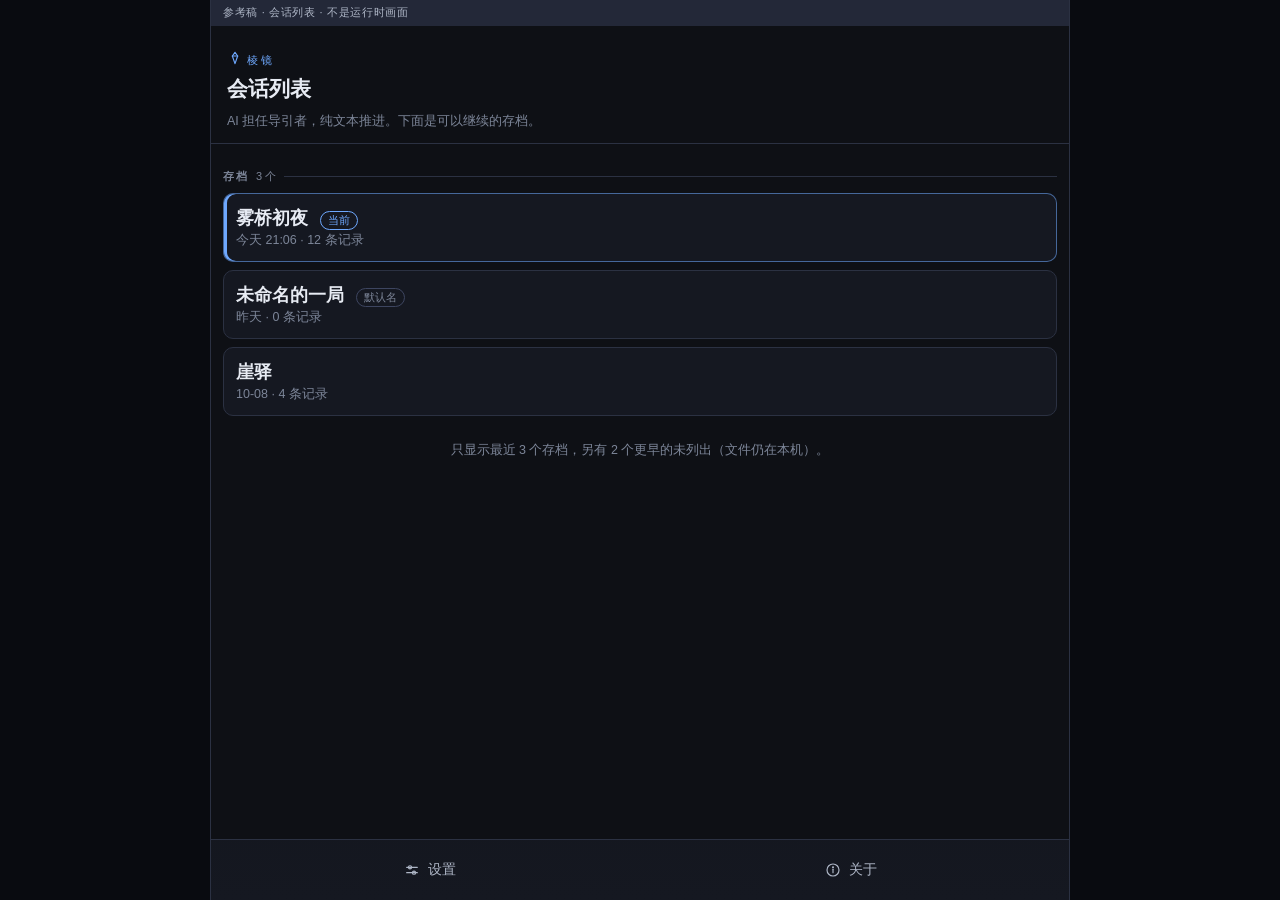
<file: static/assets/demo/refs/boards.html>
<!doctype html>
<html lang="zh-CN" data-font="m">
<head>
<meta charset="utf-8">
<meta name="viewport" content="width=device-width,initial-scale=1">
<script>
/* 参考稿强制主题。应用页面不设置 data-theme。 */
(function () {
  var q = new URLSearchParams(location.search);
  document.documentElement.dataset.theme = q.get("theme") === "light" ? "light" : "dark";
  document.documentElement.dataset.board = q.get("board") || "lobby";
})();
</script>
<title>棱镜 · 视觉参考稿</title>
<link rel="stylesheet" href="../../../css/tokens.css">
<link rel="stylesheet" href="../../../css/base.css">
<link rel="stylesheet" href="../../../css/lobby.css">
<link rel="stylesheet" href="../../../css/stream.css">
<link rel="stylesheet" href="boards.css">
</head>
<body>

<svg class="sprite" aria-hidden="true" xmlns="http://www.w3.org/2000/svg">
  <symbol id="i-prism" viewBox="0 0 24 24"><path d="M8 9 12 3.5 16 9 12 20.5Z"/><path d="M8 9h8"/></symbol>
  <symbol id="i-menu" viewBox="0 0 24 24"><line x1="4" y1="7" x2="20" y2="7"/><line x1="4" y1="12" x2="20" y2="12"/><line x1="4" y1="17" x2="20" y2="17"/></symbol>
  <symbol id="i-close" viewBox="0 0 24 24"><line x1="6" y1="6" x2="18" y2="18"/><line x1="18" y1="6" x2="6" y2="18"/></symbol>
  <symbol id="i-tune" viewBox="0 0 24 24"><line x1="4" y1="8" x2="20" y2="8"/><circle cx="9" cy="8" r="2.4"/><line x1="4" y1="16" x2="20" y2="16"/><circle cx="15" cy="16" r="2.4"/></symbol>
  <symbol id="i-info" viewBox="0 0 24 24"><circle cx="12" cy="12" r="9"/><line x1="12" y1="11" x2="12" y2="16"/><circle cx="12" cy="8" r=".7"/></symbol>
  <symbol id="i-users" viewBox="0 0 24 24"><circle cx="9" cy="9" r="3.2"/><path d="M4 19c0-3 2.2-4.6 5-4.6s5 1.6 5 4.6"/><path d="M16 7.5a3 3 0 0 1 0 5.6"/><path d="M17 19c0-2.4-.9-3.8-2.4-4.4"/></symbol>
  <symbol id="i-globe" viewBox="0 0 24 24"><circle cx="12" cy="12" r="9"/><path d="M3 12h18"/><path d="M12 3c3 3.4 3 14.6 0 18"/><path d="M12 3c-3 3.4-3 14.6 0 18"/></symbol>
  <symbol id="i-scroll" viewBox="0 0 24 24"><rect x="5.5" y="4" width="13" height="16" rx="2"/><line x1="9" y1="9" x2="15" y2="9"/><line x1="9" y1="12.5" x2="15" y2="12.5"/><line x1="9" y1="16" x2="13" y2="16"/></symbol>
</svg>

<!-- 会话列表 -->
<section class="view board board-lobby" aria-label="会话列表参考">
  <p class="ref-cap">参考稿 · 会话列表 · 不是运行时画面</p>
  <header class="lobby-head">
    <div class="brand"><svg class="i i-sm" aria-hidden="true"><use href="#i-prism"/></svg>棱镜</div>
    <h1>会话列表</h1>
    <p class="lobby-sub">AI 担任导引者，纯文本推进。下面是可以继续的存档。</p>
  </header>
  <main class="lobby-scroll">
    <div class="sec-title">存档 <span class="sec-hint">3 个</span></div>
    <div class="save-list">
      <div class="save-row is-current">
        <button class="save-main" type="button">
          <div class="save-name">雾桥初夜 <span class="tag tag-on">当前</span></div>
          <div class="save-meta">今天 21:06 · 12 条记录</div>
        </button>
      </div>
      <div class="save-row">
        <button class="save-main" type="button">
          <div class="save-name">未命名的一局 <span class="tag">默认名</span></div>
          <div class="save-meta">昨天 · 0 条记录</div>
        </button>
      </div>
      <div class="save-row">
        <button class="save-main" type="button">
          <div class="save-name">崖驿</div>
          <div class="save-meta">10-08 · 4 条记录</div>
        </button>
      </div>
    </div>
    <div class="save-more">只显示最近 3 个存档，另有 2 个更早的未列出（文件仍在本机）。</div>
  </main>
  <footer class="dock">
    <div class="bar">
      <button class="btn btn-ghost" type="button"><svg class="i i-sm" aria-hidden="true"><use href="#i-tune"/></svg> 设置</button>
      <button class="btn btn-ghost" type="button"><svg class="i i-sm" aria-hidden="true"><use href="#i-info"/></svg> 关于</button>
    </div>
  </footer>
</section>

<!-- 主画面 -->
<section class="view board board-play" aria-label="主画面参考">
  <p class="ref-cap">参考稿 · 主画面 · 输入条是目标结构，发送属 U2</p>
  <header class="top">
    <button class="ic" type="button" aria-label="打开菜单"><svg class="i" aria-hidden="true"><use href="#i-menu"/></svg></button>
    <div class="top-mid">
      <div class="top-line1">雾桥初夜</div>
      <div class="top-line2">雾中的绳桥</div>
    </div>
    <button class="ic" type="button" aria-label="设置"><svg class="i" aria-hidden="true"><use href="#i-tune"/></svg></button>
  </header>
  <main class="play-scroll">
    <div class="scene-card">
      <figure class="ph" data-ratio="wide" data-slot="scene/demo-mist-bridge" data-state="empty"></figure>
      <div class="sc-crumb">原野 · 雾桥</div>
      <div class="sc-name">雾中的绳桥</div>
      <p class="sc-read">桥索上全是冷水。对岸只剩一层浅色的边。</p>
    </div>
    <div class="stream">
      <div class="msg msg-narrate">你停在第一块木板上。雾把桥后半段收走了。</div>
      <div class="msg msg-act">我抓住左边的主索，先听对面有没有脚步。</div>
      <div class="msg msg-note">短程移动尚未结算</div>
    </div>
    <section class="act-zone" aria-label="当前场景行动">
      <div class="sec-title">你可以</div>
      <div class="btn-grid">
        <button class="btn act-btn" type="button"><span class="act-key">1</span><span class="act-label">张望对岸</span><span class="act-hint">洞察</span></button>
        <button class="btn act-btn" type="button"><span class="act-key">2</span><span class="act-label">低声问路</span><span class="act-hint">气场</span></button>
      </div>
      <div class="sec-title">前往</div>
      <div class="btn-grid">
        <button class="btn act-btn" type="button"><span class="act-label">过桥</span><span class="act-hint">短程 · 360 分钟</span></button>
      </div>
    </section>
  </main>
  <footer class="dock">
    <div class="composer">
      <label class="composer-field">
        <span class="ref-sr">要对导引者说的话</span>
        <textarea rows="2" placeholder="描述你要做的事，或直接说一句话……">我站住，不先过桥。</textarea>
        <span class="composer-count">剩余 1990</span>
      </label>
      <button class="btn btn-primary" type="button">说 / 做</button>
    </div>
    <nav class="tabs" aria-label="面板">
      <button class="tab is-on" type="button" aria-selected="true"><svg class="i" aria-hidden="true"><use href="#i-users"/></svg><span>队伍</span></button>
      <button class="tab" type="button" aria-selected="false"><svg class="i" aria-hidden="true"><use href="#i-globe"/></svg><span>世界</span></button>
      <button class="tab" type="button" aria-selected="false"><svg class="i" aria-hidden="true"><use href="#i-scroll"/></svg><span>记录</span></button>
    </nav>
  </footer>
</section>

<!-- L2 辅助层：压在主画面之上 -->
<section class="view board board-aux" aria-label="辅助层参考">
  <p class="ref-cap">参考稿 · L2 队伍层 · 数据绑定属 U4 · 肖像样张未接入运行时</p>
  <header class="top">
    <button class="ic" type="button" aria-label="打开菜单"><svg class="i" aria-hidden="true"><use href="#i-menu"/></svg></button>
    <div class="top-mid">
      <div class="top-line1">雾桥初夜</div>
      <div class="top-line2">雾中的绳桥</div>
    </div>
    <button class="ic" type="button" aria-label="设置"><svg class="i" aria-hidden="true"><use href="#i-tune"/></svg></button>
  </header>
  <main class="play-scroll">
    <div class="scene-card">
      <div class="sc-crumb">原野 · 雾桥</div>
      <div class="sc-name">雾中的绳桥</div>
      <p class="sc-read">桥索上全是冷水。</p>
    </div>
  </main>
  <footer class="dock">
    <nav class="tabs" aria-label="面板">
      <button class="tab is-on" type="button" aria-selected="true"><svg class="i" aria-hidden="true"><use href="#i-users"/></svg><span>队伍</span></button>
      <button class="tab" type="button"><svg class="i" aria-hidden="true"><use href="#i-globe"/></svg><span>世界</span></button>
      <button class="tab" type="button"><svg class="i" aria-hidden="true"><use href="#i-scroll"/></svg><span>记录</span></button>
    </nav>
  </footer>
  <div class="scrim scrim-top"></div>
  <div class="sheet" role="dialog" aria-modal="true" aria-labelledby="refPartyTitle">
    <div class="sheet-head">
      <b id="refPartyTitle">队伍</b>
      <button class="ic" type="button" aria-label="关闭"><svg class="i" aria-hidden="true"><use href="#i-close"/></svg></button>
    </div>
    <div class="sheet-body">
      <article class="ref-unit">
        <figure class="ph" data-slot="portrait/demo-wayfarer">
          <img src="../portrait-wayfarer.jpg" alt="测试样张：旅人肖像，不是正式角色">
        </figure>
        <div>
          <h3>阿衡 <span class="ref-badge">出场</span></h3>
          <p class="ref-meta">等级 2 · 活力 14/18 · 韧性 6/8</p>
          <div class="ref-dims">
            <div class="ref-dim"><b>14</b><span>力道 MGT</span></div>
            <div class="ref-dim"><b>12</b><span>灵巧 FIN</span></div>
            <div class="ref-dim"><b>13</b><span>体魄 VIG</span></div>
            <div class="ref-dim"><b>11</b><span>洞察 INS</span></div>
            <div class="ref-dim"><b>10</b><span>心智 MND</span></div>
            <div class="ref-dim"><b>15</b><span>气场 PRE</span></div>
          </div>
          <div class="ref-bars">
            <div class="ref-bar-row"><b>活力</b><span class="ref-bar"><i style="width:78%"></i></span></div>
            <div class="ref-bar-row"><b>韧性</b><span class="ref-bar poise"><i style="width:75%"></i></span></div>
          </div>
        </div>
      </article>
      <article class="ref-unit">
        <figure class="ph" data-state="empty" data-slot="portrait/npc-2">
          <span class="ph-mark">象</span>
          <span class="ph-id">npc-2</span>
        </figure>
        <div>
          <h3>还没有第二位</h3>
          <p class="ref-meta">空槽保持几何占位。正式肖像不会从测试样张自动填上。</p>
        </div>
      </article>
    </div>
  </div>
</section>

<!-- 控件状态 + 样张 -->
<section class="view board board-states" aria-label="控件状态参考">
  <p class="ref-cap">参考稿 · 控件状态与测试样张 · 样张不进入运行时</p>
  <main class="settings-scroll">
    <div class="ref-block">
      <h3>按钮</h3>
      <div class="ref-row">
        <button class="btn btn-primary" type="button">主按钮</button>
        <button class="btn" type="button">默认</button>
        <button class="btn btn-ghost" type="button">幽灵</button>
        <button class="btn" type="button" disabled>禁用</button>
        <button class="btn btn-primary" type="button" aria-busy="true">发送中</button>
        <button class="btn is-error" type="button">失败</button>
      </div>
    </div>
    <div class="ref-block">
      <h3>输入 / 分段 / 开关 / 状态点</h3>
      <div class="ref-row">
        <input type="text" value="雾桥" aria-label="示例输入" style="width:8rem">
        <input type="text" value="太长" aria-invalid="true" aria-label="错误输入" style="width:8rem">
      </div>
      <div class="ref-row">
        <div class="seg" role="group" aria-label="字号">
          <button type="button">小</button>
          <button class="is-on" type="button">中</button>
          <button type="button">大</button>
        </div>
        <label class="switch"><input type="checkbox" checked><i></i></label>
        <label class="switch"><input type="checkbox"><i></i></label>
        <span class="status-dot" title="未配置"></span>
        <span class="status-dot" data-state="partial" title="仅文字"></span>
        <span class="status-dot" data-state="on" title="文字与语音"></span>
        <span class="status-dot" data-state="danger" title="失败"></span>
      </div>
    </div>
    <div class="ref-block">
      <h3>占位三态</h3>
      <div class="ref-row">
        <figure class="ph" data-state="empty" data-slot="item/missing" style="width:96px">
          <span class="ph-mark">物</span>
          <span class="ph-id">item-0</span>
        </figure>
        <figure class="ph" data-state="loading" data-slot="place/loading" style="width:96px">
          <span class="ph-mark">地</span>
          <span class="ph-id">place-0</span>
        </figure>
        <figure class="ph" data-state="failed" data-slot="scene/failed" style="width:96px">
          <span class="ph-mark">景</span>
          <span class="ph-id">scene-0</span>
        </figure>
      </div>
    </div>
    <div class="ref-block">
      <h3>错误卡</h3>
      <div class="alert">
        <p>无法连接服务，请确认后端仍在运行。</p>
        <div><button class="btn" type="button">重试</button></div>
      </div>
    </div>
    <div class="ref-block">
      <h3>测试样张（demo，未注册为世界资产）</h3>
      <div class="ref-samples">
        <figure>
          <div class="ph" data-ratio="square"><img src="../portrait-wayfarer.jpg" alt="测试样张：肖像"></div>
          <figcaption>portrait/demo-wayfarer</figcaption>
        </figure>
        <figure>
          <div class="ph" data-ratio="wide"><img src="../scene-mist-bridge.jpg" alt="测试样张：场景"></div>
          <figcaption>scene/demo-mist-bridge</figcaption>
        </figure>
        <figure>
          <div class="ph" data-ratio="square"><img src="../item-prism-lens.jpg" alt="测试样张：物品"></div>
          <figcaption>item/demo-prism-lens</figcaption>
        </figure>
        <figure>
          <div class="ph" data-ratio="wide"><img src="../place-cliff-station.jpg" alt="测试样张：地点"></div>
          <figcaption>place/demo-cliff-station</figcaption>
        </figure>
      </div>
    </div>
  </main>
  <div class="toast">已记在这台设备上</div>
</section>

</body>
</html>
</file>
<file: static/css/tokens.css>
/* ═══════════════════════════════════════════════════════════
   棱镜 · 设计令牌（**唯一一处**令牌定义）
   纯 CSS，无构建步骤、无外部字体。界面框架不引用位图；
   测试样张放在 static/assets/demo/，本文件不加载它们。

   约定（UI-DESIGN.md §3.1 原则 3「令牌先行」；世界层见
   UI-WORLD-THEMES.md §4.7）：
     · 组件只引用 :root 变量，任何 .css / .html 里都不写死颜色；
     · 换主题 / 换档位只动本文件，其余文件零改动；
     · 明色是**新增的令牌值覆盖**，用 @media (prefers-color-scheme: light)
       覆盖同一批令牌名——**只改令牌名，不改任何选择器**。
     · 未设置 data-theme 时跟随系统。参考稿可加 data-theme="dark|light"
       强制一套令牌；应用本身不写这个属性（手动三档仍属后续切片）。
     · data-world（fantasy | modern | future）与明暗正交。:root 即 html，
       所以 html[data-world] 与 :root[data-world] 是同一钩子。未设置、
       modern、以及未知取值都落在基础令牌上（现代中性基线，零回归）。
     · 世界块只覆盖 A 层（底色 / 文字 / 强调 / 分隔 / 遮罩）与 C 层装饰。
       B 层 --danger / --success 只出现在基础块与明暗块，世界块故意不写。
       --scope-* 落点未拍板，本文件不登记。
   ═══════════════════════════════════════════════════════════ */

:root {
  /* 颜色（暗色优先） */
  --bg-0: #0e1015;
  --bg-1: #151821;
  --bg-2: #1b1f2b;
  --bg-3: #232838;
  --text-1: #e7ebf3;
  --text-2: #aeb6c6;
  --text-3: #7c8598;
  --accent: #6ea8fe;
  --accent-2: #7ee0c0;
  --danger: #f2796b;
  --success: #74d99f;
  --line: #2b3142;
  --line-strong: #3d4560;
  --on-accent: #0a1020;
  /* 宽屏「桌面」框：主栏两侧的信箱区。收进令牌，明色下才不会留一块黑边。 */
  --bg-frame: #090b10;
  /* 浮层遮罩。跟主题走，避免明色页面被一块固定黑罩涂死。 */
  --scrim: rgba(5, 7, 12, .62);
  color-scheme: dark;

  /* C 层 · 现代装饰（中性基线：无母题。明色继承，不随明暗改字形）。
     生产组件尚未取用这些名字（接线属后续切片）；取值在此，避免缺省。 */
  --wt-motif-ink: transparent;
  --wt-motif: none;
  --wt-motif-size: auto;
  --wt-title-font: var(--font-serif);
  --wt-title-track: .01em;
  --wt-edge: none;

  /* 字体 */
  --font-sans: -apple-system, "PingFang SC", "Microsoft YaHei", "Noto Sans SC", sans-serif;
  --font-serif: Georgia, "Songti SC", "Noto Serif SC", serif;
  --font-mono: ui-monospace, Menlo, Consolas, monospace;

  /* 字号（由 html[data-font] 覆盖，实现设置里的「字号」档位） */
  --fs-xs: 11px;
  --fs-sm: 12.5px;
  --fs-ui: 14px;
  --fs-body: 15px;
  --fs-lg: 17.5px;
  --fs-xl: 21px;

  /* 间距 / 圆角 / 阴影 */
  --sp-1: 4px;
  --sp-2: 8px;
  --sp-3: 12px;
  --sp-4: 16px;
  --sp-5: 24px;
  --r-sm: 6px;
  --r: 10px;
  --r-lg: 14px;
  --r-pill: 999px;
  --elev-1: 0 2px 8px rgba(0, 0, 0, .32);
  --elev-2: 0 10px 28px rgba(0, 0, 0, .5);

  /* 动效 */
  --dur-fast: 120ms;
  --dur: 200ms;
  --ease: cubic-bezier(.2, .8, .2, 1);

  /* 图标 */
  --icon-sm: 16px;
  --icon: 20px;

  /* 布局常量 */
  /* 首屏兜底值：JS 未跑或 ResizeObserver 不可用时用它。
     真实值由 core.js 的 syncDockHeight() 实测后回写到行内样式上，
     因为工具条高度 = 内容 + 内边距（+ 安全区），硬编码偏小会让
     最后一屏内容被工具条压住。 */
  --dock-h: 56px;
  --safe-b: env(safe-area-inset-bottom, 0px);
  --safe-t: env(safe-area-inset-top, 0px);
}

/* ── 明色：跟随系统（UI-DESIGN.md §3.2）───────────────────────
   只覆盖令牌值，组件选择器不动。强调色加深、降饱和：直接反色会让
   accent / success 在白底上掉到 3:1 以下。
   `:not([data-theme="dark"])` 让参考稿能强制暗色；应用不写该属性，
   行为与「系统为明色就覆盖 :root」相同。下面的 data-theme="light"
   与本块同值，只给参考稿在暗色系统上强制明色。 */
@media (prefers-color-scheme: light) {
  :root:not([data-theme="dark"]) {
    color-scheme: light;
    --bg-0: #f7f8fb;
    --bg-1: #ffffff;
    --bg-2: #eef1f7;
    --bg-3: #e3e8f2;
    --text-1: #16181f;
    --text-2: #4a5261;
    --text-3: #6a7386;
    --accent: #1f5fd0;
    --accent-2: #0e7a63;
    --danger: #b3261e;
    --success: #1a6b41;
    --line: #d8deea;
    --line-strong: #bcc5d6;
    --on-accent: #ffffff;
    --bg-frame: #e6eaf3;
    --scrim: rgba(22, 24, 31, .38);
    --elev-1: 0 1px 2px rgba(22, 24, 31, .06), 0 4px 12px rgba(22, 24, 31, .05);
    --elev-2: 0 10px 28px rgba(22, 24, 31, .14);
  }
}
:root[data-theme="light"] {
  color-scheme: light;
  --bg-0: #f7f8fb;
  --bg-1: #ffffff;
  --bg-2: #eef1f7;
  --bg-3: #e3e8f2;
  --text-1: #16181f;
  --text-2: #4a5261;
  --text-3: #6a7386;
  --accent: #1f5fd0;
  --accent-2: #0e7a63;
  --danger: #b3261e;
  --success: #1a6b41;
  --line: #d8deea;
  --line-strong: #bcc5d6;
  --on-accent: #ffffff;
  --bg-frame: #e6eaf3;
  --scrim: rgba(22, 24, 31, .38);
  --elev-1: 0 1px 2px rgba(22, 24, 31, .06), 0 4px 12px rgba(22, 24, 31, .05);
  --elev-2: 0 10px 28px rgba(22, 24, 31, .14);
}

/* ── 世界主题 · 暗（UI-WORLD-THEMES.md §4.5 / §4.7）──────────
   选择器不看 data-theme：暗色是世界的默认值。系统为明色、或
   data-theme="light" 时，由后面的明色块按属性覆盖回来。
   B 层（--danger / --success / --scope-*）在本段全部缺席。
   --elev-* 不在此覆盖：阴影跟明暗走，沿用上面的现代明 / 暗值。
   现代不另写 [data-world="modern"]，这样「缺属性」与显式 modern 同一套计算值。 */

:root[data-world="fantasy"] {
  color-scheme: dark;
  --bg-0: #0d1410;
  --bg-1: #131d17;
  --bg-2: #1a261e;
  --bg-3: #223027;
  --text-1: #ece5d4;
  --text-2: #b9b3a2;
  --text-3: #8d8a78;
  --accent: #dcb45f;
  --accent-2: #93cc9f;
  --on-accent: #16110a;
  --line: #2c3a30;
  --line-strong: #40543f;
  --bg-frame: #080d0a;
  --scrim: rgba(6, 10, 8, .64);
  /* 等高线：细密横线，只作为令牌。墨色 alpha .10 ≤ .12。 */
  --wt-motif-ink: rgba(220, 180, 95, .10);
  --wt-motif: repeating-linear-gradient(0deg, var(--wt-motif-ink) 0 1px, transparent 1px 5px);
  --wt-motif-size: auto;
  --wt-title-font: var(--font-serif);
  --wt-title-track: .01em;
  --wt-edge: none;
}

:root[data-world="future"] {
  color-scheme: dark;
  --bg-0: #05080f;
  --bg-1: #0a1020;
  --bg-2: #101a2e;
  --bg-3: #17253f;
  --text-1: #dfe8f4;
  --text-2: #a9b7cc;
  --text-3: #7a8aa4;
  --accent: #5fd8e8;
  --accent-2: #b39cff;
  --on-accent: #04121a;
  --line: #1c2a44;
  --line-strong: #2d4363;
  --bg-frame: #03060b;
  --scrim: rgba(3, 6, 12, .68);
  /* 细网格 12px。墨色 alpha .10 ≤ .12。不做闪烁或霓虹。 */
  --wt-motif-ink: rgba(95, 216, 232, .10);
  --wt-motif: linear-gradient(90deg, var(--wt-motif-ink) 1px, transparent 1px), linear-gradient(0deg, var(--wt-motif-ink) 1px, transparent 1px);
  --wt-motif-size: 12px 12px;
  --wt-title-font: var(--font-sans);
  --wt-title-track: .04em;
  --wt-edge: orbit;
}

/* ── 世界主题 · 明：跟随系统 ─────────────────────────────────
   :not([data-theme="dark"]) 让参考稿能在明色系统上强制暗色。 */
@media (prefers-color-scheme: light) {
  :root[data-world="fantasy"]:not([data-theme="dark"]) {
    color-scheme: light;
    --bg-0: #f7f5ed;
    --bg-1: #fffdf6;
    --bg-2: #ece8da;
    --bg-3: #e0dccc;
    --text-1: #1b1913;
    --text-2: #4d4a3c;
    --text-3: #6d6a56;
    --accent: #71540d;
    --accent-2: #1d6a49;
    --on-accent: #fffdf6;
    --line: #ddd8c6;
    --line-strong: #c1bca6;
    --bg-frame: #e8e4d6;
    --scrim: rgba(27, 25, 19, .40);
    --wt-motif-ink: rgba(113, 84, 13, .10);
    --wt-motif: repeating-linear-gradient(0deg, var(--wt-motif-ink) 0 1px, transparent 1px 5px);
    --wt-motif-size: auto;
    --wt-title-font: var(--font-serif);
    --wt-title-track: .01em;
    --wt-edge: none;
  }
  :root[data-world="future"]:not([data-theme="dark"]) {
    color-scheme: light;
    --bg-0: #f1f5fa;
    --bg-1: #ffffff;
    --bg-2: #e6edf6;
    --bg-3: #d8e3f1;
    --text-1: #0f1520;
    --text-2: #414f63;
    --text-3: #5c6a80;
    --accent: #0b6c7a;
    --accent-2: #5b3fb8;
    --on-accent: #ffffff;
    --line: #d4dfec;
    --line-strong: #b6c6d9;
    --bg-frame: #e3ebf5;
    --scrim: rgba(15, 21, 32, .40);
    --wt-motif-ink: rgba(11, 108, 122, .12);
    --wt-motif: linear-gradient(90deg, var(--wt-motif-ink) 1px, transparent 1px), linear-gradient(0deg, var(--wt-motif-ink) 1px, transparent 1px);
    --wt-motif-size: 12px 12px;
    --wt-title-font: var(--font-sans);
    --wt-title-track: .04em;
    --wt-edge: orbit;
  }
}

/* 参考稿在暗色系统上强制明色。与上一块同值。 */
:root[data-world="fantasy"][data-theme="light"] {
  color-scheme: light;
  --bg-0: #f7f5ed;
  --bg-1: #fffdf6;
  --bg-2: #ece8da;
  --bg-3: #e0dccc;
  --text-1: #1b1913;
  --text-2: #4d4a3c;
  --text-3: #6d6a56;
  --accent: #71540d;
  --accent-2: #1d6a49;
  --on-accent: #fffdf6;
  --line: #ddd8c6;
  --line-strong: #c1bca6;
  --bg-frame: #e8e4d6;
  --scrim: rgba(27, 25, 19, .40);
  --wt-motif-ink: rgba(113, 84, 13, .10);
  --wt-motif: repeating-linear-gradient(0deg, var(--wt-motif-ink) 0 1px, transparent 1px 5px);
  --wt-motif-size: auto;
  --wt-title-font: var(--font-serif);
  --wt-title-track: .01em;
  --wt-edge: none;
}
:root[data-world="future"][data-theme="light"] {
  color-scheme: light;
  --bg-0: #f1f5fa;
  --bg-1: #ffffff;
  --bg-2: #e6edf6;
  --bg-3: #d8e3f1;
  --text-1: #0f1520;
  --text-2: #414f63;
  --text-3: #5c6a80;
  --accent: #0b6c7a;
  --accent-2: #5b3fb8;
  --on-accent: #ffffff;
  --line: #d4dfec;
  --line-strong: #b6c6d9;
  --bg-frame: #e3ebf5;
  --scrim: rgba(15, 21, 32, .40);
  --wt-motif-ink: rgba(11, 108, 122, .12);
  --wt-motif: linear-gradient(90deg, var(--wt-motif-ink) 1px, transparent 1px), linear-gradient(0deg, var(--wt-motif-ink) 1px, transparent 1px);
  --wt-motif-size: 12px 12px;
  --wt-title-font: var(--font-sans);
  --wt-title-track: .04em;
  --wt-edge: orbit;
}

/* 字号档位：只改字号令牌，布局与 --dock-h 会跟着实测自适应 */
html[data-font="s"] { --fs-xs: 10px; --fs-sm: 11.5px; --fs-ui: 13px; --fs-body: 13.5px; --fs-lg: 15.5px; --fs-xl: 19px; }
html[data-font="l"] { --fs-xs: 12px; --fs-sm: 14px; --fs-ui: 15.5px; --fs-body: 17px; --fs-lg: 19.5px; --fs-xl: 23px; }
</file>
<file: static/css/base.css>
/* ═══════════════════════════════════════════════════════════
   棱镜 · 基础样式（重置 + 跨片共用件 + 浮层外壳 + 全局动效开关）
   纯 CSS，无构建步骤、无外部字体、不引用位图。手机优先，
   320px 宽度下不产生横向溢出；宽屏时中间留一条 860px 的「桌面」。

   令牌一律引用 css/tokens.css（本文件不定义任何 --* 变量）；
   某一「片」专属的样式放该片自己的文件（lobby.css / stream.css …）。
   ═══════════════════════════════════════════════════════════ */

* { box-sizing: border-box; }

/* hidden 属性必须能压过下面 .view / .sheet / .scrim 的 display 规则
   （它们的特异性高于浏览器默认的 [hidden]{display:none}）。 */
[hidden] { display: none !important; }

html, body {
  margin: 0;
  padding: 0;
  height: 100%;
  overflow: hidden;
  background: var(--bg-0);
  color: var(--text-1);
  font-family: var(--font-sans);
  font-size: var(--fs-body);
  line-height: 1.6;
  -webkit-text-size-adjust: 100%;
  -webkit-font-smoothing: antialiased;
}

body { overscroll-behavior: none; }
/* 浮层打开时锁住底层滚动 */
body.is-locked { overflow: hidden; }

button, input, textarea { font-family: inherit; font-size: inherit; color: inherit; }
button { cursor: pointer; border: none; background: none; }
b { font-weight: 600; }
p { margin: 0; }
ul { margin: 0; padding-left: 1.2em; }

/* 键盘可见焦点。开关的可见环画在滑轨上（见 .switch），
   隐藏的 checkbox 不再另画一圈。 */
button:focus-visible,
textarea:focus-visible,
input:focus-visible:not([type="checkbox"]):not([type="radio"]) {
  outline: 2px solid var(--accent);
  outline-offset: 2px;
}
.switch input:focus-visible { outline: none; }

/* ── 图标 ─────────────────────────────────────────────── */
.sprite { position: absolute; width: 0; height: 0; }
.i {
  width: var(--icon); height: var(--icon);
  flex: 0 0 auto;
  display: inline-block;
  vertical-align: -.18em;
  fill: none;
  stroke: currentColor;
  stroke-width: 1.75;
  stroke-linecap: round;
  stroke-linejoin: round;
  pointer-events: none;
}
.i-sm { width: var(--icon-sm); height: var(--icon-sm); }
.brand .i { margin-right: var(--sp-1); }

/* ── 视图系统：.view + .is-on ──────────────────────────
   显隐只由 .is-on 控制（测试断言 is-on），不靠 hidden 属性——
   这样「哪些视图是活的」在 class 上一眼可见。 */
.view { display: none; height: 100%; }
.view.is-on { display: flex; flex-direction: column; }

/* （宽屏桌面框） */
@media (min-width: 900px) {
  body { display: flex; justify-content: center; background: var(--bg-frame); }
  .view { width: 100%; max-width: 860px; border-left: 1px solid var(--line); border-right: 1px solid var(--line); background: var(--bg-0); }
}

/* ── 通用排版 / 小件 ─────────────────────────────────── */
.sec-title {
  display: flex; align-items: center; gap: var(--sp-2);
  font-size: var(--fs-xs); font-weight: 600; letter-spacing: .14em;
  text-transform: uppercase; color: var(--text-3);
  margin: var(--sp-4) 0 var(--sp-2);
}
.sec-title::after { content: ''; flex: 1 1 auto; height: 1px; background: var(--line); }
.sec-hint { font-weight: 400; letter-spacing: 0; text-transform: none; color: var(--text-3); }

.btn {
  display: inline-flex; align-items: center; justify-content: center; gap: var(--sp-2);
  min-width: 0; max-width: 100%;
  min-height: 44px; padding: 0 var(--sp-4);
  border: 1px solid var(--line-strong); border-radius: var(--r);
  background: var(--bg-2); color: var(--text-1);
  font-size: var(--fs-ui);
  transition: border-color var(--dur) var(--ease), background var(--dur) var(--ease);
}
.btn:hover:not(:disabled):not([aria-busy="true"]) { border-color: var(--accent); }
.btn:active:not(:disabled):not([aria-busy="true"]) { background: var(--bg-3); }
.btn-primary { background: var(--accent); color: var(--on-accent); border-color: var(--accent); font-weight: 600; }
.btn-primary:hover:not(:disabled):not([aria-busy="true"]) {
  background: color-mix(in srgb, var(--accent) 86%, var(--text-1));
}
.btn-primary:active:not(:disabled):not([aria-busy="true"]) {
  background: color-mix(in srgb, var(--accent) 78%, var(--bg-0));
}
.btn-ghost { background: transparent; border-color: transparent; color: var(--text-2); }
.btn-ghost:hover:not(:disabled):not([aria-busy="true"]) {
  background: var(--bg-2); border-color: transparent; color: var(--text-1);
}
.btn-block { width: 100%; }
.btn:disabled,
.btn[aria-disabled="true"] { opacity: .5; cursor: not-allowed; }
.btn[aria-disabled="true"] { pointer-events: none; }
/* 提交中：字与图标让位给三点，按钮不可再点。不做循环动画。 */
.btn[aria-busy="true"] {
  position: relative;
  color: transparent;
  pointer-events: none;
  cursor: progress;
}
.btn[aria-busy="true"]::after {
  content: "···";
  position: absolute; inset: 0;
  display: flex; align-items: center; justify-content: center;
  color: var(--text-1);
  letter-spacing: .2em;
}
.btn-primary[aria-busy="true"]::after { color: var(--on-accent); }
.btn-ghost[aria-busy="true"]::after { color: var(--text-2); }
.btn.is-error { border-color: var(--danger); color: var(--danger); }

.ic {
  display: inline-flex; align-items: center; justify-content: center;
  width: 44px; height: 44px; border-radius: var(--r-sm);
  color: var(--text-2);
  transition: color var(--dur) var(--ease), background var(--dur) var(--ease);
}
.ic:hover:not(:disabled) { color: var(--text-1); background: var(--bg-2); }
.ic:active:not(:disabled) { background: var(--bg-3); color: var(--text-1); }
.ic:disabled { opacity: .5; cursor: not-allowed; }

/* 文本框。只点名会打字的类型，避免一长串 :not() 把
   aria-invalid 的特异性压过去，也避免碰到开关里的 checkbox。 */
input[type="text"],
input[type="search"],
input[type="email"],
input[type="url"],
input[type="password"],
input[type="number"],
input:not([type]),
textarea {
  display: block;
  width: 100%;
  max-width: 100%;
  min-width: 0;
  min-height: 44px;
  margin: 0;
  padding: var(--sp-2) var(--sp-3);
  border: 1px solid var(--line-strong);
  border-radius: var(--r);
  background: var(--bg-0);
  color: var(--text-1);
  font-size: var(--fs-ui);
  line-height: 1.45;
}
textarea {
  min-height: calc(var(--fs-ui) * 2.9 + var(--sp-4));
  resize: vertical;
}
::placeholder { color: var(--text-3); opacity: 1; }
input:disabled,
textarea:disabled { opacity: .5; cursor: not-allowed; }
input[aria-invalid="true"],
textarea[aria-invalid="true"] { border-color: var(--danger); }

/* 状态点：灰 = 未配置，accent = 只有文字，accent-2 = 文字与语音都在，danger = 失败。
   顶栏落点要等导引者状态接线，这里只提供可复用的点。 */
.status-dot {
  width: 8px; height: 8px; flex: 0 0 auto;
  border-radius: var(--r-pill);
  background: var(--text-3);
  box-shadow: 0 0 0 3px color-mix(in srgb, var(--text-3) 28%, transparent);
}
.status-dot[data-state="partial"] {
  background: var(--accent);
  box-shadow: 0 0 0 3px color-mix(in srgb, var(--accent) 28%, transparent);
}
.status-dot[data-state="on"] {
  background: var(--accent-2);
  box-shadow: 0 0 0 3px color-mix(in srgb, var(--accent-2) 28%, transparent);
}
.status-dot[data-state="danger"] {
  background: var(--danger);
  box-shadow: 0 0 0 3px color-mix(in srgb, var(--danger) 28%, transparent);
}

/* 就地错误卡：危险色只作左边，原因仍是正文色。 */
.alert {
  display: flex; flex-direction: column; gap: var(--sp-2);
  min-width: 0;
  padding: var(--sp-3);
  border: 1px solid var(--line);
  border-left: 3px solid var(--danger);
  border-radius: var(--r);
  background: var(--bg-1);
  color: var(--text-1);
  font-size: var(--fs-sm);
}
.alert p { overflow-wrap: anywhere; }

/* ── 顶栏 ─────────────────────────────────────────────── */
.top {
  flex: 0 0 auto;
  display: flex; align-items: center; gap: var(--sp-2);
  padding: calc(6px + var(--safe-t)) var(--sp-3) 6px;
  background: var(--bg-1);
  border-bottom: 1px solid var(--line);
}
.top-mid { flex: 1 1 auto; min-width: 0; }
.top-line1 { font-family: var(--font-serif); font-size: var(--fs-lg); font-weight: 600; color: var(--text-1); white-space: nowrap; overflow: hidden; text-overflow: ellipsis; }
.top-line2 { font-size: var(--fs-sm); color: var(--text-3); white-space: nowrap; overflow: hidden; text-overflow: ellipsis; }
.top-spacer { width: 44px; flex: 0 0 auto; }

/* 输入条外壳。真正的发送、换行与字数校验属 U2；这里只给可缩放的控件框。 */
.composer {
  display: flex; align-items: flex-end; gap: var(--sp-2);
  min-width: 0;
  padding: var(--sp-2) var(--sp-3) var(--sp-3);
}
.composer-field { flex: 1 1 auto; min-width: 0; }
.composer textarea { width: 100%; }
.composer-count {
  display: block;
  margin-top: var(--sp-1);
  text-align: right;
  font-size: var(--fs-xs);
  color: var(--text-3);
  pointer-events: none;
}
.composer .btn { flex: 0 0 auto; }

/* ── 底部工具条 / 标签页 ─────────────────────────────── */
.dock {
  flex: 0 0 auto;
  background: linear-gradient(color-mix(in srgb, var(--bg-1) 88%, var(--bg-0)), var(--bg-1));
  border-top: 1px solid var(--line);
  padding-bottom: var(--safe-b);
  z-index: 40;
}
.bar { display: flex; gap: var(--sp-2); padding: var(--sp-2) var(--sp-3); }
.bar .btn { flex: 1 1 auto; }
.tabs { display: flex; }
.composer + .tabs { border-top: 1px solid var(--line); }
.tab {
  flex: 1 1 0; min-width: 0; min-height: 56px;
  display: flex; flex-direction: column; align-items: center; justify-content: center; gap: var(--sp-1);
  position: relative; padding: var(--sp-2) var(--sp-1);
  font-size: var(--fs-sm); color: var(--text-3);
  transition: color var(--dur) var(--ease), background var(--dur) var(--ease);
}
.tab:hover:not(:disabled):not(.is-on) { color: var(--text-2); background: color-mix(in srgb, var(--bg-2) 70%, transparent); }
.tab.is-on,
.tab[aria-selected="true"] {
  color: var(--accent);
  background: color-mix(in srgb, var(--accent) 10%, transparent);
}
.tab.is-on::before,
.tab[aria-selected="true"]::before {
  content: ''; position: absolute; top: 0; left: 50%; transform: translateX(-50%);
  width: 24px; height: 2px; border-radius: 0 0 2px 2px; background: var(--accent);
}
.tab:disabled { opacity: .5; cursor: not-allowed; }

/* ── 共享空态 / 加载态（叙事流与存档列表共用）─────────── */
.stream-empty, .boot { color: var(--text-3); font-size: var(--fs-sm); padding: var(--sp-3); text-align: center; }
.boot::before {
  content: "";
  display: block;
  width: 36px; height: 2px;
  margin: 0 auto var(--sp-2);
  border-radius: var(--r-pill);
  background: var(--accent);
}

/* 存档行的主按钮在列表片里。悬停与按下放在共用层，选中行加一条强调色。 */
.save-main:hover { background: color-mix(in srgb, var(--bg-2) 65%, transparent); }
.save-main:active { background: var(--bg-2); }
.save-row.is-current { box-shadow: inset 3px 0 0 var(--accent); }

/* ── 视觉占位（几何，不请求图片）────────────────────────
   三态只看 data-state。清单加载与 <img> 回退脚本属 U6（js/ph.js）。
   场景卡在未提供 / 失败时高度收成 0，避免把叙事往下推。
   位 id 用 --text-2：--text-3 在 --bg-2 上低于 4.5:1。 */
.ph {
  position: relative;
  display: grid;
  place-items: center;
  margin: 0 0 var(--sp-3);
  overflow: hidden;
  min-width: 0;
  border: 1px solid var(--line);
  border-radius: var(--r);
  background: var(--bg-2);
  color: var(--text-2);
}
.ph[data-ratio="wide"] { aspect-ratio: 16 / 9; width: 100%; }
.ph[data-ratio="square"],
.ph:not([data-ratio]) { aspect-ratio: 1; }
.ph-mark {
  font-family: var(--font-serif);
  font-size: var(--fs-lg);
  letter-spacing: .14em;
}
.ph-id {
  position: absolute; right: var(--sp-2); bottom: var(--sp-1);
  max-width: calc(100% - var(--sp-4));
  overflow: hidden; text-overflow: ellipsis; white-space: nowrap;
  font-family: var(--font-mono); font-size: var(--fs-xs); color: var(--text-2);
}
.ph[data-state="loading"] { animation: ph-in 1.2s var(--ease) 1; }
.ph[data-state="loading"] .ph-mark { opacity: .4; }
.ph[data-state="failed"]::after {
  content: "";
  position: absolute; top: var(--sp-2); right: var(--sp-2);
  width: 8px; height: 8px; border-radius: var(--r-pill);
  background: var(--danger);
}
.ph > img { width: 100%; height: 100%; object-fit: cover; display: block; }
.scene-card > .ph[data-state="empty"],
.scene-card > .ph[data-state="failed"] { display: none; }
@keyframes ph-in { from { opacity: .4; } to { opacity: 1; } }

/* ══════════════ 设置 ══════════════ */
.settings-scroll {
  flex: 1 1 auto; min-height: 0; overflow-y: auto;
  overscroll-behavior: contain;
  padding: var(--sp-3) var(--sp-3) var(--sp-5);
}
.settings-form { display: flex; flex-direction: column; gap: var(--sp-4); }
.set-group { border: 1px solid var(--line); border-radius: var(--r); background: var(--bg-1); overflow: hidden; }
.set-title {
  padding: var(--sp-2) var(--sp-3);
  font-size: var(--fs-xs); letter-spacing: .14em; text-transform: uppercase;
  /* 卡片头在 --bg-2 上：--text-3 在 bg-2 只有 4.4:1（低于 4.5:1），
     按 UI-DESIGN.md §3.2 的硬规则改用 --text-2。 */
  color: var(--text-2); background: var(--bg-2); border-bottom: 1px solid var(--line);
}
.set-row {
  display: flex; align-items: center; gap: var(--sp-3);
  padding: var(--sp-3); border-top: 1px solid var(--line);
}
.set-row:first-of-type { border-top: none; }
.set-label { flex: 1 1 auto; min-width: 0; }
.set-label small { display: block; color: var(--text-3); font-size: var(--fs-xs); }
.set-value { color: var(--text-2); font-family: var(--font-mono); font-size: var(--fs-sm); max-width: 55%; overflow: hidden; text-overflow: ellipsis; white-space: nowrap; }

.seg { display: inline-flex; max-width: 100%; min-width: 0; border: 1px solid var(--line-strong); border-radius: var(--r); overflow: hidden; }
.seg button { flex: 1 1 auto; min-width: 44px; padding: 0 var(--sp-3); min-height: 44px; color: var(--text-2); font-size: var(--fs-ui); }
.seg button + button { border-left: 1px solid var(--line-strong); }
.seg button:hover:not(.is-on):not(:disabled) { background: var(--bg-2); color: var(--text-1); }
.seg button.is-on,
.seg button[aria-checked="true"] { background: var(--accent); color: var(--on-accent); font-weight: 600; }
.seg button:disabled { opacity: .5; cursor: not-allowed; }
/* 分段控件会裁切外扩的焦点环，所以环画在内侧。 */
.seg button:focus-visible { outline-offset: -2px; }

.switch { position: relative; flex: 0 0 auto; width: 46px; height: 44px; }
.switch input { position: absolute; opacity: 0; width: 100%; height: 100%; margin: 0; cursor: pointer; }
.switch input:disabled { cursor: not-allowed; }
.switch i {
  position: absolute; inset: 8px 0; border-radius: var(--r-pill);
  background: var(--bg-3); border: 1px solid var(--line-strong);
  transition: background var(--dur) var(--ease);
}
.switch i::after {
  content: ''; position: absolute; top: 3px; left: 3px;
  width: 20px; height: 20px; border-radius: 50%; background: var(--text-2);
  transition: transform var(--dur) var(--ease), background var(--dur) var(--ease);
}
.switch input:checked + i { background: color-mix(in srgb, var(--accent) 60%, var(--bg-3)); }
.switch input:checked + i::after { transform: translateX(18px); background: var(--text-1); }
.switch input:focus-visible + i { outline: 2px solid var(--accent); outline-offset: 2px; }
.switch input:disabled + i { opacity: .5; }

/* ══════════════ 浮层 ══════════════ */
.scrim {
  position: fixed; inset: 0;
  background: var(--scrim);
  z-index: 50;
  animation: fade var(--dur) var(--ease);
}
.scrim-top { z-index: 60; }

@keyframes fade { from { opacity: 0; } to { opacity: 1; } }
@keyframes slideUp { from { transform: translateY(4%); opacity: .5; } to { transform: translateY(0); opacity: 1; } }
@keyframes slideLeft { from { transform: translateX(-6%); opacity: .5; } to { transform: translateX(0); opacity: 1; } }
html.no-anim .scrim, html.no-anim .sheet, html.no-anim .drawer { animation: none; }

.drawer {
  position: fixed; top: 0; bottom: 0; left: 0;
  width: min(300px, 82vw);
  z-index: 55;
  display: flex; flex-direction: column;
  background: var(--bg-1);
  border-top: 2px solid var(--accent);
  border-right: 1px solid var(--line-strong);
  box-shadow: var(--elev-2);
  padding-top: var(--safe-t);
  padding-bottom: var(--safe-b);
  animation: slideLeft var(--dur) var(--ease);
}
.drawer-head {
  flex: 0 0 auto; display: flex; align-items: center; justify-content: space-between;
  padding: var(--sp-3); border-bottom: 1px solid var(--line);
}
.drawer-head b { font-family: var(--font-serif); font-size: var(--fs-lg); }
.drawer-body { flex: 1 1 auto; min-height: 0; overflow-y: auto; padding: var(--sp-3); }
.drawer-foot { flex: 0 0 auto; padding: var(--sp-3); border-top: 1px solid var(--line); }
.menu { display: flex; flex-direction: column; gap: var(--sp-1); }
.menu-item {
  display: flex; align-items: center; gap: var(--sp-3);
  min-height: 44px;
  padding: var(--sp-3); border-radius: var(--r);
  color: var(--text-2); font-size: var(--fs-ui); text-align: left;
  transition: background var(--dur) var(--ease), color var(--dur) var(--ease);
}
.menu-item:hover:not(:disabled) { background: var(--bg-2); color: var(--text-1); }
.menu-item:active:not(:disabled) { background: var(--bg-3); color: var(--text-1); }
.menu-item:disabled { opacity: .5; cursor: not-allowed; }
.menu-item.is-on { background: color-mix(in srgb, var(--accent) 12%, transparent); color: var(--text-1); }

/* 通用辅助层：底部弹出的全宽面板（关于 / 帮助 / 未来的各片面板） */
.sheet {
  position: fixed; left: 0; right: 0; bottom: 0;
  z-index: 65;
  max-height: 82dvh;
  display: flex; flex-direction: column;
  background: var(--bg-1);
  border-top: 2px solid var(--accent);
  border-radius: var(--r-lg) var(--r-lg) 0 0;
  box-shadow: var(--elev-2);
  padding-bottom: var(--safe-b);
  animation: slideUp var(--dur) var(--ease);
}
.sheet::before {
  content: "";
  position: absolute; top: var(--sp-2); left: 50%;
  width: 36px; height: 4px;
  transform: translateX(-50%);
  border-radius: var(--r-pill);
  /* --line-strong 在底上只有约 1.8:1，把手会消失。改用 --text-3（在 bg-1 上约 4.8:1）。 */
  background: var(--text-3);
  pointer-events: none;
}
/* 宽屏用 margin 居中，不用 transform：slideUp 的关键帧会改写 transform，
   两者叠在同一属性上时，动画期间面板会偏离中线。 */
@media (min-width: 900px) {
  .sheet { left: 50%; right: auto; width: 860px; margin-left: -430px; }
}
.sheet-head {
  flex: 0 0 auto; display: flex; align-items: center; justify-content: space-between;
  padding: calc(var(--sp-3) + var(--sp-2)) var(--sp-3) var(--sp-3);
  border-bottom: 1px solid var(--line);
}
.sheet-head b { font-family: var(--font-serif); font-size: var(--fs-lg); }
.sheet-body {
  flex: 1 1 auto; min-height: 0; overflow-y: auto;
  overscroll-behavior: contain;
  padding: var(--sp-3) var(--sp-4) var(--sp-5);
}

/* 文档类排版（关于 / 帮助共用） */
.doc { display: flex; flex-direction: column; gap: var(--sp-2); color: var(--text-2); font-size: var(--fs-ui); }
.doc h4 { margin: var(--sp-3) 0 0; color: var(--text-1); font-size: var(--fs-ui); }
.doc-kv { display: flex; gap: var(--sp-3); }
.doc-kv b { color: var(--text-3); font-weight: 400; flex: 0 0 auto; }
.doc-kv span { color: var(--text-1); font-family: var(--font-mono); font-size: var(--fs-sm); overflow: hidden; text-overflow: ellipsis; }
.doc ul { color: var(--text-2); }

/* ══════════════ 提示条 ══════════════ */
.toast {
  position: fixed; left: 50%; bottom: calc(var(--dock-h) + var(--safe-b) + var(--sp-3));
  transform: translateX(-50%);
  z-index: 70;
  max-width: min(28rem, calc(100vw - var(--sp-5)));
  padding: var(--sp-2) var(--sp-4);
  border-radius: var(--r-pill);
  background: var(--bg-1); border: 1px solid var(--accent);
  color: var(--text-1); font-size: var(--fs-sm); text-align: center;
  box-shadow: var(--elev-2);
  overflow-wrap: anywhere;
  animation: slideUp var(--dur) var(--ease);
}
.toast.is-error { border-color: var(--danger); }

/* ── 动效开关：系统偏好 + 设置里的「动效」都关掉过渡 ─── */
@media (prefers-reduced-motion: reduce) {
  * { animation-duration: 1ms !important; transition-duration: 1ms !important; }
  .play-scroll { scroll-behavior: auto; }
}
html.no-anim *, html.no-anim *::before, html.no-anim *::after {
  animation-duration: 1ms !important;
  transition-duration: 1ms !important;
}
</file>
<file: static/css/lobby.css>
/* ═══════════════════════════════════════════════════════════
   棱镜 · 片 U1：会话列表（#v-lobby）
   本片专属样式；令牌见 css/tokens.css，跨片共用件见 css/base.css。
   ═══════════════════════════════════════════════════════════ */

.lobby-head { flex: 0 0 auto; padding: calc(24px + var(--safe-t)) var(--sp-4) var(--sp-3); border-bottom: 1px solid var(--line); }
.brand { font-family: var(--font-serif); font-size: var(--fs-xs); letter-spacing: .3em; text-transform: uppercase; color: var(--accent); }
.lobby-head h1 { font-family: var(--font-serif); font-size: var(--fs-xl); margin: var(--sp-1) 0 0; }
.lobby-sub { margin-top: var(--sp-1); color: var(--text-3); font-size: var(--fs-sm); }

.lobby-scroll {
  flex: 1 1 auto; min-height: 0; overflow-y: auto;
  overscroll-behavior: contain;
  padding: var(--sp-2) var(--sp-3) var(--sp-4);
}

.save-list { display: flex; flex-direction: column; gap: var(--sp-2); }
.save-row {
  display: flex; align-items: center; gap: var(--sp-2);
  border: 1px solid var(--line); border-radius: var(--r);
  background: var(--bg-1);
  overflow: hidden;
}
.save-row.is-current { border-color: color-mix(in srgb, var(--accent) 55%, transparent); }
.save-main { flex: 1 1 auto; min-width: 0; text-align: left; padding: var(--sp-3); }
.save-name { font-family: var(--font-serif); font-size: var(--fs-lg); font-weight: 600; color: var(--text-1); }
.save-meta { font-size: var(--fs-sm); color: var(--text-3); margin-top: 2px; }
.save-actions { flex: 0 0 auto; padding-right: var(--sp-1); }
.save-empty, .save-more { color: var(--text-3); font-size: var(--fs-sm); text-align: center; padding: var(--sp-5) var(--sp-3); }
.tag {
  display: inline-block; margin-left: var(--sp-2); padding: 1px 7px;
  font-size: var(--fs-xs); font-family: var(--font-sans); font-weight: 400;
  border: 1px solid var(--line-strong); border-radius: var(--r-pill); color: var(--text-3);
}
.tag-on { color: var(--accent); border-color: var(--accent); }

/* ── 行尾「⋯」与存档操作菜单（改名 / 删除）────────────── */
.save-menu-btn {
  display: inline-flex; align-items: center; justify-content: center;
  width: 44px; height: 44px; border-radius: var(--r-sm);
  color: var(--text-2); font-size: var(--fs-lg); line-height: 1;
  transition: background var(--dur) var(--ease), color var(--dur) var(--ease);
}
.save-menu-btn:hover:not(:disabled) { background: var(--bg-2); color: var(--text-1); }
.save-menu-btn[aria-expanded="true"] {
  color: var(--accent);
  background: color-mix(in srgb, var(--accent) 12%, transparent);
}
.save-menu-btn:disabled { opacity: .5; cursor: not-allowed; }

/* 菜单展开时用网格排版：名字与「⋯」同占第一行（可收缩，不因长名字换行），
   操作条整行压在第二行——视觉上仍是一张卡。 */
.save-row.has-menu { display: grid; grid-template-columns: minmax(0, 1fr) auto; }
.save-menu {
  grid-column: 1 / -1; display: flex; gap: var(--sp-2);
  padding: var(--sp-2) var(--sp-3) var(--sp-3);
  border-top: 1px solid var(--line);
}
.save-menu .btn { flex: 1 1 auto; min-height: 38px; padding: 0 var(--sp-3); font-size: var(--fs-sm); }
.save-menu .btn-danger,
.save-confirm .btn-danger {
  background: var(--danger); color: var(--on-accent); border-color: var(--danger); font-weight: 600;
}
.save-menu .btn-danger:hover:not(:disabled):not([aria-busy="true"]),
.save-confirm .btn-danger:hover:not(:disabled):not([aria-busy="true"]) {
  background: color-mix(in srgb, var(--danger) 86%, var(--text-1));
}

/* ── 内联改名（§2.7）────────────────────────────────── */
.save-row.is-editing { display: grid; grid-template-columns: minmax(0, 1fr); }
.save-edit { padding: var(--sp-3); }
.save-name-input { font-family: var(--font-serif); font-size: var(--fs-lg); font-weight: 600; }
.save-edit-hint { margin-top: var(--sp-1); color: var(--text-3); font-size: var(--fs-xs); }
.save-edit-error { margin-top: var(--sp-1); color: var(--danger); font-size: var(--fs-sm); overflow-wrap: anywhere; }
.save-edit-actions {
  display: flex; gap: var(--sp-2); justify-content: flex-end;
  padding: 0 var(--sp-3) var(--sp-3);
}
.save-edit-actions .btn { min-height: 38px; padding: 0 var(--sp-4); font-size: var(--fs-sm); }

/* ── 空态 / 建局 / 错误卡 ───────────────────────────── */
.save-empty p { margin: 0; }
.save-empty .save-empty-sub { margin-top: var(--sp-1); color: var(--text-3); font-size: var(--fs-xs); }
.save-empty .save-empty-error {
  margin-top: var(--sp-2);
  color: var(--danger); font-size: var(--fs-sm); overflow-wrap: anywhere;
}
.save-empty .lobby-new-btn { margin-top: var(--sp-4); }
.lobby-new { margin-top: var(--sp-3); }
.lobby-new .lobby-new-btn { color: var(--text-2); }
.lobby-new .lobby-new-btn:hover:not(:disabled) { color: var(--text-1); }

.lobby-error { margin: var(--sp-3) 0; text-align: left; }
.lobby-error p { color: var(--text-1); }
.lobby-error .btn { margin-top: var(--sp-1); }

/* ── 删除确认框（L2，§1.3.7）──────────────────────────
   复用 .sheet / .scrim-top（base.css）的同层视觉与 z-index；
   confirm-* 与各片口径一致，作用域限定在本框内以免与其它片互扰。 */
.save-confirm .sheet-head { padding-bottom: var(--sp-2); }
.save-confirm .confirm-line {
  margin: 0;
  font-family: var(--font-serif); font-size: var(--fs-lg); color: var(--text-1);
}
.save-confirm .confirm-sub { margin: var(--sp-2) 0 0; color: var(--text-2); font-size: var(--fs-ui); }
.save-confirm .confirm-error { margin: var(--sp-2) 0 0; color: var(--danger); font-size: var(--fs-sm); overflow-wrap: anywhere; }
.save-confirm .confirm-actions { display: flex; gap: var(--sp-2); margin-top: var(--sp-4); }
.save-confirm .confirm-actions .btn { flex: 1 1 auto; }
</file>
<file: static/css/stream.css>
/* ═══════════════════════════════════════════════════════════
   棱镜 · 片 U2/U3/U5：主画面（场景卡 → 叙事流 → 行动区）
   本片专属样式；令牌见 css/tokens.css，跨片共用件见 css/base.css。
   ═══════════════════════════════════════════════════════════ */

/* ══════════════ 主画面：单一滚动容器 ══════════════ */
/* 剧情卡 → 叙事流 → 行动区都在这一根滚动条里。
   min-height:0 是关键：没有它，flex 子项不肯收缩，
   滚动条会落到整个 .view 上，顶栏与工具条也被一起滚走。 */
.play-scroll {
  flex: 1 1 auto;
  min-height: 0;
  overflow-y: auto;
  -webkit-overflow-scrolling: touch;
  touch-action: pan-y;
  overscroll-behavior: contain;
  padding: 0 var(--sp-3) var(--sp-4);
  scroll-behavior: smooth;
}
html.no-anim .play-scroll { scroll-behavior: auto; }

/* 剧情卡 */
.scene-card {
  flex: 0 0 auto;
  padding: var(--sp-4) var(--sp-2) var(--sp-3);
  border-bottom: 1px solid var(--line);
}
.sc-crumb {
  font-size: var(--fs-xs); letter-spacing: .16em; text-transform: uppercase;
  color: var(--accent);
}
.sc-name {
  font-family: var(--font-serif); font-size: var(--fs-xl); font-weight: 700;
  color: var(--text-1); margin: var(--sp-1) 0 var(--sp-2);
}
.sc-read {
  font-family: var(--font-serif); font-size: var(--fs-body); color: var(--text-2);
  line-height: 1.65; padding-left: var(--sp-3);
  border-left: 2px solid var(--accent);
}
.sc-read::first-letter { font-size: 1.3em; color: var(--accent); }
/* 未绑定（还没有选战役）的场景卡空态：一句提示，行动区给战役入口。 */
.sc-note { color: var(--text-3); font-size: var(--fs-sm); margin-top: var(--sp-1); }

/* 叙事流 */
.stream { display: flex; flex-direction: column; gap: var(--sp-2); padding: var(--sp-3) 0; }
.msg {
  max-width: 92%;
  padding: var(--sp-2) var(--sp-3);
  border-radius: var(--r);
  font-size: var(--fs-body);
  background: color-mix(in srgb, var(--bg-2) 70%, transparent);
  border: 1px solid var(--line);
}
.msg-narrate { align-self: flex-start; border-left: 3px solid var(--accent-2); color: var(--text-1); }
.msg-act { align-self: flex-end; background: color-mix(in srgb, var(--accent) 14%, var(--bg-2)); border-color: color-mix(in srgb, var(--accent) 30%, transparent); color: var(--text-1); }
.msg-note { align-self: center; background: transparent; border-style: dashed; color: var(--text-3); font-size: var(--fs-sm); }

/* 行动区：信息流最后一节，跟着内容一起滚，不吸底 */
.act-zone { flex: 0 0 auto; padding-bottom: var(--sp-4); }
.btn-grid { display: grid; grid-template-columns: repeat(auto-fill, minmax(150px, 1fr)); gap: var(--sp-2); }
.act-btn {
  justify-content: flex-start;
  text-align: left;
  padding: var(--sp-2) var(--sp-3);
}
.act-key {
  flex: 0 0 auto;
  display: inline-flex; align-items: center; justify-content: center;
  width: 22px; height: 22px; border-radius: var(--r-sm);
  background: var(--bg-3); color: var(--text-2);
  font-size: var(--fs-xs); font-family: var(--font-mono);
}
.act-label { flex: 1 1 auto; }
.act-hint { flex: 0 0 auto; font-size: var(--fs-xs); color: var(--text-3); border: 1px solid var(--line); border-radius: var(--r-pill); padding: 1px 8px; }

/* ── 战役入口：新局空态的行动区（片 U-CAMP，Issue #222）────
   只在「未绑定且没有行动」时画在 #actList（btn-grid）里；绑定后让位给
   行动按钮。整块横跨网格，内部自成一列：世界 → 剧本 → 预览 → 确认。 */
.camp-entry {
  grid-column: 1 / -1;            /* 横跨 #actList 的全部网格列 */
  display: flex; flex-direction: column; gap: var(--sp-2);
  padding: var(--sp-3);
  border: 1px dashed var(--line-strong); border-radius: var(--r);
  background: color-mix(in srgb, var(--bg-2) 45%, transparent);
}
.camp-hint { margin: 0; color: var(--text-2); font-size: var(--fs-sm); }
.camp-worlds, .camp-scenarios { display: flex; flex-wrap: wrap; gap: var(--sp-2); }
.camp-world, .camp-scenario { flex: 0 1 auto; padding: 0 var(--sp-3); }
.camp-world.is-on, .camp-scenario.is-on {
  border-color: var(--accent); color: var(--accent);
  background: color-mix(in srgb, var(--accent) 12%, var(--bg-2));
}
.camp-scenario {
  flex-direction: column; align-items: flex-start; gap: 1px;
  padding: var(--sp-1) var(--sp-3);
}
.camp-scenario-meta { font-size: var(--fs-xs); color: var(--text-3); }
.camp-preview {
  display: flex; flex-direction: column; gap: var(--sp-1);
  margin-top: var(--sp-1); padding: var(--sp-3);
  border: 1px solid var(--line); border-left: 3px solid var(--accent);
  border-radius: var(--r);
  background: color-mix(in srgb, var(--bg-2) 85%, transparent);
}
.camp-preview-title {
  font-family: var(--font-serif); font-size: var(--fs-lg);
  color: var(--text-1); margin-bottom: var(--sp-1);
}
.camp-row { display: flex; gap: var(--sp-2); font-size: var(--fs-sm); }
.camp-k { flex: 0 0 auto; min-width: 4em; color: var(--text-3); }
.camp-v { color: var(--text-1); overflow-wrap: anywhere; }
.camp-acts { display: flex; flex-wrap: wrap; gap: var(--sp-2); margin-top: var(--sp-2); }
.camp-error { margin: var(--sp-1) 0 0; color: var(--danger); font-size: var(--fs-sm); }

/* ── 叙事条目：U2 补齐的 kind（§3.5.1 的完整映射表）─────
   narrate / act / note 三条在上一节；这里是 check（规则判定）与
   result（规则结果 = 判定卡）。痕迹块不是独立 kind：它挂在叙事条目里。 */
.msg-text { display: block; overflow-wrap: anywhere; white-space: pre-wrap; }

/* 规则判定（check）：居中窄条 + 等宽字体 + 次要色。
   机械事实居中，就不与「谁在说话」抢位置（§3.5.1）。 */
.msg-check {
  align-self: center;
  max-width: 100%;
  background: transparent;
  border-color: var(--line);
  color: var(--text-2);
  font-family: var(--font-mono);
  font-size: var(--fs-sm);
}

/* 规则结果（result）：判定卡。比叙事「硬」——左侧一条 --accent 细边 */
.msg-result {
  align-self: flex-start;
  border-left: 3px solid var(--accent);
  background: color-mix(in srgb, var(--bg-2) 85%, transparent);
}
.res-head { display: flex; align-items: center; flex-wrap: wrap; gap: var(--sp-2); }
.res-badge {
  display: inline-flex; align-items: center;
  padding: 1px var(--sp-2);
  border: 1px solid var(--line-strong); border-radius: var(--r-pill);
  font-size: var(--fs-sm); font-weight: 600; letter-spacing: .04em;
  color: var(--text-1);
}
/* 五档语义色（§2.4）：凯旋 / 灾难实心，其余描边。
   档位的**文字**始终在，颜色只是辅助（§5.4 硬要求）。 */
.res-badge[data-tone="success"] { border-color: var(--success); color: var(--success); }
.res-badge[data-tone="accent"] { border-color: var(--accent); color: var(--accent); }
.res-badge[data-tone="danger"] { border-color: var(--danger); color: var(--danger); }
.res-badge[data-solid="true"][data-tone="success"] { background: var(--success); border-color: var(--success); color: var(--bg-0); }
.res-badge[data-solid="true"][data-tone="danger"] { background: var(--danger); border-color: var(--danger); color: var(--bg-0); }
.res-action { font-family: var(--font-serif); color: var(--text-1); min-width: 0; overflow-wrap: anywhere; }
.res-flag {
  font-size: var(--fs-xs); color: var(--text-2);
  border: 1px solid var(--line); border-radius: var(--r-pill);
  padding: 1px 8px;
}
.res-flag.is-danger { color: var(--danger); border-color: var(--danger); }
.res-notation {
  margin-top: var(--sp-1);
  font-family: var(--font-mono); font-size: var(--fs-sm); color: var(--text-2);
  overflow-wrap: anywhere;
}
.res-tier, .res-granted { margin-top: var(--sp-1); font-size: var(--fs-sm); color: var(--text-2); }
/* 代价块：危险色只作左边（同 .alert 的口径），明细逐项列 */
.res-cost {
  margin-top: var(--sp-2);
  padding-left: var(--sp-2);
  border-left: 2px solid var(--danger);
}
.res-cost-title { font-size: var(--fs-xs); letter-spacing: .14em; color: var(--danger); }
.res-rows { display: grid; grid-template-columns: auto 1fr; gap: 0 var(--sp-2); margin: var(--sp-1) 0 0; }
.res-rows dt { color: var(--text-2); font-size: var(--fs-sm); }
.res-rows dd { margin: 0; font-family: var(--font-mono); font-size: var(--fs-sm); color: var(--text-1); text-align: right; }
.res-delta { display: flex; flex-wrap: wrap; gap: var(--sp-2); margin-top: var(--sp-2); font-size: var(--fs-sm); color: var(--text-2); }
.res-delta-item b { font-family: var(--font-mono); color: var(--text-1); font-weight: 600; }

/* 痕迹块（§3.5.2）：悬在对应叙事条目里的独立块。语义色用 --accent
   （是「获得」不是「危险」）；正文是服务端原文，不加自造前缀。 */
.msg-trace {
  margin-top: var(--sp-2);
  padding: var(--sp-1) 0 var(--sp-1) var(--sp-3);
  border-left: 2px solid var(--accent);
}
.trace-head {
  display: flex; align-items: center; gap: var(--sp-1);
  font-size: var(--fs-xs); letter-spacing: .14em; color: var(--accent);
}
.trace-text { font-size: var(--fs-sm); color: var(--text-1); overflow-wrap: anywhere; }

/* 流末尾的如实说明（中途断流 / 未持久化 / 恢复失败）+ 重试入口 */
.stream-note .btn { margin-left: var(--sp-2); }

/* 已完成 / 机会耗尽的行动按钮（§2.4）：就地置灰 + 一枚说清楚原因的标签 */
.act-spent { color: var(--text-2); }

/* ── 回合输入区（U2，§1.3.2 / §2.3）─────────────────────
   .composer 的框体样式在 base.css（跨片共用件，U0 已备好）；本片只补
   「输入区作为回合入口」的口径：高度跟着内容长、超长计数转危险色、
   就地错误行（服务端 error 原文 + 可重试时的「重试」）。 */
.composer textarea {
  resize: none;                /* 高度由内容决定（js/turn.js 的 growComposer） */
  max-height: 30dvh;           /* 用 dvh：手机键盘弹起时不虚高（§5.1） */
  overflow-y: auto;
}
.composer-count.is-over { color: var(--danger); }
.composer-error {
  display: flex; align-items: center; gap: var(--sp-2);
  margin-top: var(--sp-1);
  font-size: var(--fs-xs);
  color: var(--danger);
}
.composer-error .turn-error-text { flex: 1 1 auto; min-width: 0; overflow-wrap: anywhere; }
.turn-retry { min-height: 32px; padding: 0 var(--sp-3); font-size: var(--fs-sm); }
/* 会话加载失败（§2.8）：整块禁用，视觉上也要看得出不能发回合 */
.composer.is-disabled { opacity: .6; }

/* ── 顶栏的导引者状态（U2，§1.3.8 / §2.8）───────────────
   点本身复用 base.css 的 .status-dot（灰 / 蓝 / 亮 / 危险）；这里只补
   它右边的「本地模式」小标与抽屉里的说明行。位置是顶栏角落，安静显示。 */
.top-guide { display: flex; align-items: center; gap: var(--sp-2); flex: 0 0 auto; }
.guide-tag {
  padding: 1px 8px;
  border: 1px solid var(--line);
  border-radius: var(--r-pill);
  /* 顶栏是 --bg-1：--text-3 在这上面 4.8:1 达标，但字号小、还带字距，
     按 §3.2 的硬规则一律用 --text-2 更稳。 */
  color: var(--text-2);
  font-size: var(--fs-xs);
  white-space: nowrap;
}
.guide-note {
  margin-top: var(--sp-3);
  padding-top: var(--sp-3);
  border-top: 1px solid var(--line);
  color: var(--text-2);
  font-size: var(--fs-sm);
  line-height: 1.5;
}

/* ── 会话不可用的就地错误卡（U2，§2.2 / §2.8 最后一行）────
   框体与危险色左细边复用 base.css 的 .alert；这里补标题层级与两个动作。 */
.play-error { margin: var(--sp-3) 0; }
.play-error-title { font-size: var(--fs-lg); color: var(--text-1); }
.play-error-reason { color: var(--text-2); overflow-wrap: anywhere; }
.play-error-actions { display: flex; gap: var(--sp-2); flex-wrap: wrap; }
.play-error-actions .btn { flex: 1 1 auto; min-width: 0; }
/* 行动区整体禁用（含「前往」出口）：视觉与交互一起收掉 */
.act-zone.is-disabled { opacity: .5; }
.act-zone.is-disabled .btn { cursor: not-allowed; }

/* ── 紧凑排版（设置项）：收窄叙事行距 ─────────────────── */
html[data-dense="on"] .stream { gap: 4px; }
html[data-dense="on"] .msg { line-height: 1.45; }

/* ── 对白拍与语音（U5，§2.5）─────────────────────────────
   一拍 = 一个段落（.msg-beat）：对白拍（speaker 非空）加左侧竖线与说话人名，
   旁白拍就是普通叙事段落。音色名（白桦 / 茉莉）是 TTS 的声线、不是角色名，
   所以这里**没有**它的位置。「朗读」按钮只在 tts=true 时由 js/voice.js 画
   出来（本片只管它的样子），图标随按钮内联。 */
.msg-beat {
  display: block;
  margin: 0 0 var(--sp-2);
  overflow-wrap: anywhere;
  white-space: pre-wrap;       /* 拍里保留的换行照原样排（不重排服务端的字） */
}
.msg-beat:last-child { margin-bottom: 0; }
.msg-beat.is-dialogue {
  padding-left: var(--sp-3);
  border-left: 2px solid var(--accent);
}
.beat-head { display: flex; align-items: center; gap: var(--sp-2); margin-bottom: 2px; }
.beat-name {
  font-size: var(--fs-sm);
  color: var(--accent);
  letter-spacing: .04em;
  overflow-wrap: anywhere;
}
.beat-head .beat-say { margin-left: auto; }   /* 名字在左、按钮靠右 */
.beat-line { display: block; font-family: var(--font-serif); color: var(--text-1); }

/* 「朗读」按钮：小喇叭，只在 tts=true 时出现。触摸目标 32px，
   与工具条里的就地按钮同一口径（§5.1）。 */
.beat-say {
  display: inline-flex; align-items: center; justify-content: center; gap: var(--sp-1);
  min-width: 32px; min-height: 32px; padding: 0 var(--sp-2);
  border: 1px solid var(--line); border-radius: var(--r-pill);
  background: transparent; color: var(--text-2);
  font-size: var(--fs-xs); white-space: nowrap;
  transition: color var(--dur) var(--ease), border-color var(--dur) var(--ease);
}
.beat-say:hover:not(:disabled) { color: var(--text-1); border-color: var(--line-strong); }
.beat-say:disabled { opacity: .45; cursor: not-allowed; }
/* 「正在播」：按钮高亮 + 喇叭/停止图形的呼吸；配一枚说得出话的「停止」标签。
   动效设置关掉时不动（§3.2 / html.no-anim）。 */
.beat-say.is-playing { color: var(--accent); border-color: var(--accent); }
.beat-say.is-playing .i { animation: beatPulse 900ms ease-in-out infinite; }
.beat-say-label { font-size: var(--fs-xs); }
.msg-beat.is-playing { border-left-color: var(--accent-2); }
@keyframes beatPulse { 0%, 100% { opacity: 1; } 50% { opacity: .3; } }
html.no-anim .beat-say.is-playing .i { animation: none; }

/* ── 即时行动：风险角标 / 结果卡的「变化」块 / 确认与澄清模态（A4）────
   行动管线的三条新东西。确认 / 澄清复用 U3 在 atlas.css 里定稿的
   .confirm-line / .confirm-sub / .confirm-actions（同层同视觉），本片只补
   选项列表与风险角标。 */

/* 行动按钮上的「需确认」（§6.4）：R2–R4 会先弹确认；R0 / R1 直通、不摆角标。
   只是提示——是否真确认以服务端回执的 `needs_confirm` 为准。 */
.act-risk {
  color: var(--text-1);
  border-color: var(--line-strong);
}

/* 结果卡的「变化」块（§5.1 的 effects）：与代价块同一套细边 + 逐项列，
   语义色用 --accent（是「世界变了」，不是「你受损了」）。 */
.res-effects {
  margin-top: var(--sp-2);
  padding-left: var(--sp-2);
  border-left: 2px solid var(--accent);
}
.res-effects .res-cost-title { color: var(--accent); }

/* 澄清的选项（§6.3）：一题一列，逐条可读（不做横向挤在一起的 pill）。 */
.clarify-options {
  display: flex;
  flex-direction: column;
  gap: var(--sp-2);
  margin-top: var(--sp-3);
}
.clarify-option { justify-content: flex-start; text-align: left; }

/* 确认 / 澄清模态的标题与内容之间收一点距离（同 .exit-confirm 的口径）。 */
.action-sheet .sheet-head { padding-bottom: var(--sp-2); }
</file>
<file: static/assets/demo/refs/boards.css>
/* 视觉参考稿专用。运行时页面不链接本文件。
   只补「参考稿里才有的示意排版」；按钮、浮层、令牌全部来自 css/。 */

.ref-cap {
  flex: 0 0 auto;
  padding: var(--sp-1) var(--sp-3);
  background: var(--bg-3);
  color: var(--text-2);
  font-size: var(--fs-xs);
  letter-spacing: .06em;
}

.board { display: none; height: 100%; flex-direction: column; }
html[data-board="lobby"] .board-lobby,
html[data-board="play"] .board-play,
html[data-board="aux"] .board-aux,
html[data-board="states"] .board-states {
  display: flex;
  flex-direction: column;
}

.ref-unit {
  display: grid;
  grid-template-columns: 72px minmax(0, 1fr);
  gap: var(--sp-3);
  padding: var(--sp-3) 0;
  border-bottom: 1px solid var(--line);
}
.ref-unit .ph { width: 72px; margin: 0; }
.ref-unit h3 { margin: 0; font-family: var(--font-serif); font-size: var(--fs-lg); font-weight: 600; }
.ref-meta { margin-top: var(--sp-1); color: var(--text-2); font-size: var(--fs-sm); }
.ref-dims {
  display: grid;
  grid-template-columns: repeat(3, minmax(0, 1fr));
  gap: var(--sp-2);
  margin-top: var(--sp-2);
}
.ref-dim {
  min-width: 0;
  background: var(--bg-2);
  border-radius: var(--r-sm);
  padding: var(--sp-1) var(--sp-2);
}
.ref-dim b { display: block; font-family: var(--font-mono); color: var(--text-1); font-size: var(--fs-ui); }
.ref-dim span { color: var(--text-2); font-size: var(--fs-xs); }
.ref-bars { display: flex; flex-direction: column; gap: var(--sp-2); margin-top: var(--sp-3); }
.ref-bar-row { display: flex; align-items: center; gap: var(--sp-2); min-width: 0; color: var(--text-2); font-size: var(--fs-xs); }
.ref-bar-row b { flex: 0 0 auto; width: 2.5em; font-weight: 400; }
.ref-bar { flex: 1 1 auto; height: 4px; border-radius: var(--r-pill); background: var(--bg-3); }
.ref-bar i { display: block; height: 100%; border-radius: inherit; background: var(--danger); }
.ref-bar.poise i { background: var(--accent); }
.ref-badge {
  display: inline-block;
  margin-left: var(--sp-2);
  padding: 0 var(--sp-2);
  border: 1px solid var(--accent);
  border-radius: var(--r-pill);
  color: var(--accent);
  font-family: var(--font-sans);
  font-size: var(--fs-xs);
  font-weight: 400;
  letter-spacing: 0;
}

.ref-block { margin-top: var(--sp-4); }
.ref-block h3 {
  margin: 0 0 var(--sp-2);
  font-size: var(--fs-xs);
  letter-spacing: .14em;
  text-transform: uppercase;
  color: var(--text-2);
}
.ref-row { display: flex; flex-wrap: wrap; gap: var(--sp-2); align-items: center; }
.ref-row + .ref-row { margin-top: var(--sp-3); }
.ref-sr {
  position: absolute; width: 1px; height: 1px; overflow: hidden;
  clip: rect(0 0 0 0);
}
.ref-samples {
  display: grid;
  grid-template-columns: 1fr 1fr;
  gap: var(--sp-3);
}
.ref-samples .ph { margin: 0; }
.ref-samples figcaption { margin-top: var(--sp-1); color: var(--text-2); font-size: var(--fs-xs); }

.board-states .settings-scroll { display: flex; flex-direction: column; gap: var(--sp-2); }
/* 状态页把提示条放进文档流，避免盖住下面的样张。运行时 .toast 仍是固定定位。 */
.board-states .toast {
  position: static;
  left: auto; bottom: auto;
  transform: none;
  margin: var(--sp-4) auto 0;
}
</file>
